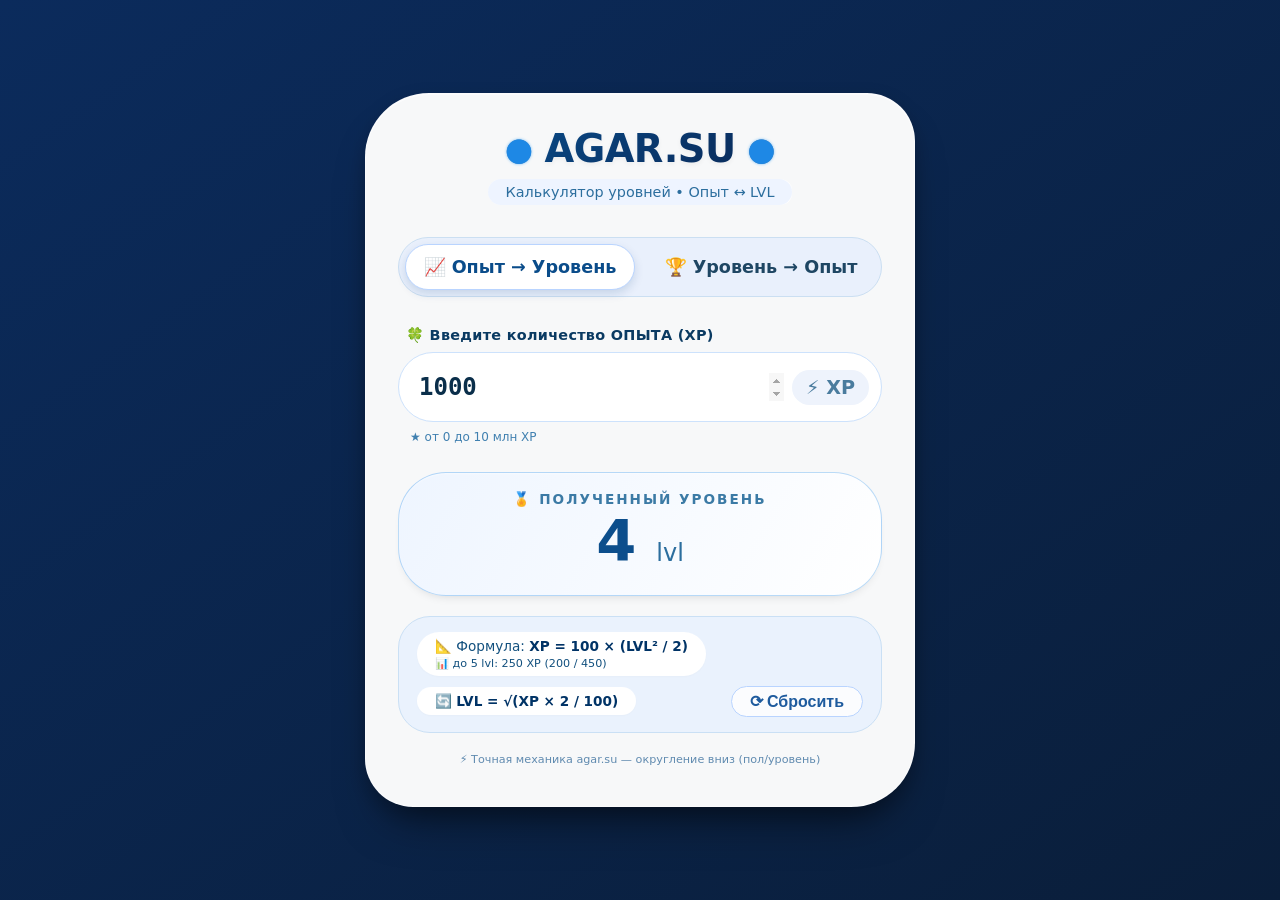
<file: calculator/index.html>
<!DOCTYPE html>
<html lang="ru">
<head>
    <meta charset="UTF-8">
    <meta name="viewport" content="width=device-width, initial-scale=1.0, user-scalable=no">
    
    <!-- SEO метатеги -->
    <title>Agar.su Калькулятор уровней | Опыт → Уровень | Точный расчет LVL</title>
    <meta name="description" content="Калькулятор уровней для Agar.su. Мгновенный расчет: из опыта (XP) в уровень (LVL) и обратно по точной формуле игры. Бесплатно, удобно, красиво.">
    <meta name="keywords" content="agar.su, калькулятор уровней, опыт, уровень, xp to level, agar su lvl, агар су, расчет опыта">
    <meta name="author" content="Agar.su Tools">
    <meta name="robots" content="index, follow">
    <meta name="theme-color" content="#0a4c8a">
    
    <!-- Open Graph для соцсетей -->
    <meta property="og:title" content="Agar.su Калькулятор уровней | Опыт → Уровень">
    <meta property="og:description" content="Мгновенный перевод опыта (XP) в уровень (LVL) для Agar.su. Точная формула: XP = 100 × (LVL² / 2).">
    <meta property="og:type" content="website">
    <meta property="og:site_name" content="Agar.su Tools">
    <meta property="og:locale" content="ru_RU">
    
    <!-- Favicon (корень сайта) -->
    <link rel="icon" href="/icon.svg" type="image/svg+xml">
    <link rel="shortcut icon" href="/icon.svg" type="image/x-icon">
    <link rel="apple-touch-icon" href="/icon.svg">
    <style>
        * {
            margin: 0;
            padding: 0;
            box-sizing: border-box;
            user-select: none; /* легкая атмосфера, но не ломает ввод */
        }

        body {
            min-height: 100vh;
            background: linear-gradient(145deg, #0b2b5c 0%, #0a1e3a 100%);
            display: flex;
            justify-content: center;
            align-items: center;
            font-family: 'Segoe UI', 'Poppins', 'Inter', system-ui, -apple-system, 'Roboto', sans-serif;
            padding: 20px;
        }

        /* главная карточка */
        .card {
            background: rgba(255, 255, 255, 0.97);
            backdrop-filter: blur(2px);
            border-radius: 64px 48px 64px 48px;
            box-shadow: 0 30px 45px -20px rgba(0, 0, 0, 0.5), 0 8px 20px rgba(0, 0, 0, 0.2), inset 0 1px 0 rgba(255,255,255,0.6);
            max-width: 550px;
            width: 100%;
            padding: 2rem 2rem 2.5rem;
            transition: all 0.2s ease;
            border: 1px solid rgba(255,255,255,0.5);
        }

        /* шапка с капелькой agar стиля */
        .header {
            text-align: center;
            margin-bottom: 2rem;
            position: relative;
        }

        .header h1 {
            font-size: 2.4rem;
            font-weight: 800;
            background: linear-gradient(135deg, #0a4c8a, #0b2b5c);
            background-clip: text;
            -webkit-background-clip: text;
            color: transparent;
            letter-spacing: -0.5px;
            text-shadow: 0 2px 5px rgba(0,0,0,0.05);
            display: inline-flex;
            align-items: center;
            gap: 12px;
        }

        .header h1::before {
            content: "●";
            font-size: 2rem;
            color: #1e88e5;
            text-shadow: 0 0 3px #64b5f6;
            background: none;
            -webkit-background-clip: unset;
            background-clip: unset;
        }

        .header h1::after {
            content: "●";
            font-size: 2rem;
            color: #1e88e5;
            text-shadow: 0 0 3px #64b5f6;
        }

        .sub {
            color: #2c6e9e;
            font-weight: 500;
            margin-top: 8px;
            font-size: 0.9rem;
            background: #eef4ff;
            display: inline-block;
            padding: 5px 18px;
            border-radius: 40px;
            backdrop-filter: blur(2px);
        }

        /* переключатель режимов */
        .mode-switch {
            display: flex;
            gap: 12px;
            background: #e9f0fc;
            padding: 6px;
            border-radius: 60px;
            margin-bottom: 30px;
            border: 1px solid #cbdff2;
        }

        .mode-btn {
            flex: 1;
            text-align: center;
            padding: 12px 0;
            border-radius: 50px;
            font-weight: 700;
            font-size: 1.1rem;
            cursor: pointer;
            transition: 0.2s;
            background: transparent;
            color: #1e4663;
            border: none;
            font-family: inherit;
        }

        .mode-btn.active {
            background: white;
            color: #0a4c8a;
            box-shadow: 0 4px 10px rgba(0, 60, 120, 0.15);
            border: 1px solid #b9d4ff;
        }

        /* поля ввода */
        .input-group {
            margin-bottom: 28px;
            position: relative;
        }

        .input-group label {
            display: block;
            font-weight: 600;
            margin-bottom: 8px;
            color: #0a3a62;
            font-size: 0.9rem;
            letter-spacing: 0.3px;
            padding-left: 8px;
        }

        .input-wrapper {
            display: flex;
            align-items: center;
            background: #f2f8ff;
            border-radius: 60px;
            border: 1.5px solid #cde2fc;
            transition: 0.2s;
            padding: 4px 12px 4px 20px;
            background: white;
        }

        .input-wrapper:focus-within {
            border-color: #1e88e5;
            box-shadow: 0 0 0 4px rgba(30, 136, 229, 0.2);
        }

        .input-wrapper input {
            flex: 1;
            border: none;
            background: transparent;
            padding: 16px 8px 16px 0;
            font-size: 1.5rem;
            font-weight: 600;
            color: #0a2e4a;
            outline: none;
            width: 100%;
            font-family: monospace;
        }

        .input-wrapper input[type="number"] {
            -moz-appearance: textfield;
        }

        .input-wrapper input[type="number"]::-webkit-inner-spin-button,
        .input-wrapper input[type="number"]::-webkit-outer-spin-button {
            opacity: 0.5;
        }

        .suffix {
            font-weight: 700;
            color: #4a7c9e;
            font-size: 1.2rem;
            background: #eef3fc;
            padding: 6px 14px;
            border-radius: 40px;
        }

        /* результат */
        .result {
            background: linear-gradient(120deg, #eef5ff, #ffffff);
            border-radius: 48px;
            padding: 18px 22px;
            margin: 25px 0 20px;
            text-align: center;
            border: 1px solid rgba(30, 136, 229, 0.3);
            box-shadow: inset 0 1px 2px #ffffff80, 0 6px 12px -8px rgba(0,0,0,0.2);
        }

        .result-label {
            font-size: 0.85rem;
            text-transform: uppercase;
            letter-spacing: 2px;
            font-weight: 600;
            color: #3b7aa5;
        }

        .result-value {
            font-size: 3.6rem;
            font-weight: 800;
            line-height: 1.2;
            color: #0c4e8c;
            word-break: break-word;
        }

        .result-value span {
            font-size: 1.6rem;
            font-weight: 500;
            color: #2c6e9e;
        }

        /* доп. инфо */
        .info-panel {
            background: #eaf2fd;
            border-radius: 32px;
            padding: 15px 18px;
            margin-top: 18px;
            display: flex;
            justify-content: space-between;
            align-items: center;
            flex-wrap: wrap;
            gap: 10px;
            font-size: 0.85rem;
            border: 1px solid #cae0f5;
        }

        .info-item {
            background: white;
            border-radius: 40px;
            padding: 6px 18px;
            font-weight: 500;
            color: #12507e;
            box-shadow: 0 1px 2px rgba(0,0,0,0.02);
        }

        .info-item strong {
            color: #003366;
        }

        button.reset-btn {
            background: none;
            border: none;
            cursor: pointer;
            font-size: 1rem;
            background: #ffffffcc;
            border-radius: 40px;
            padding: 5px 18px;
            font-weight: 600;
            color: #1e5b9e;
            transition: 0.1s;
            border: 1px solid #b9d4ff;
        }

        button.reset-btn:hover {
            background: white;
            box-shadow: 0 2px 6px rgba(0,0,0,0.05);
        }

        /* маленькие адаптивы */
        @media (max-width: 480px) {
            .card {
                padding: 1.5rem;
            }
            .result-value {
                font-size: 2.8rem;
            }
            .input-wrapper input {
                font-size: 1.2rem;
                padding: 12px 4px 12px 0;
            }
            .suffix {
                font-size: 1rem;
            }
        }

        /* кнопка "как в agar.su" */
        .footer-note {
            text-align: center;
            margin-top: 20px;
            font-size: 0.7rem;
            color: #608bb0;
        }
    </style>
</head>
<body>
<div class="card">
    <div class="header">
        <h1>AGAR.SU</h1>
        <div class="sub">Калькулятор уровней • Опыт ↔ LVL</div>
    </div>

    <div class="mode-switch" id="modeSwitch">
        <button class="mode-btn active" data-mode="xpToLevel">📈 Опыт → Уровень</button>
        <button class="mode-btn" data-mode="levelToXp">🏆 Уровень → Опыт</button>
    </div>

    <!-- динамическая форма -->
    <div id="inputArea">
        <!-- будет подставлено через js, но на всякий случай базовая разметка -->
    </div>

    <div class="result" id="resultBlock">
        <div class="result-label" id="resultLabel">Текущий уровень</div>
        <div class="result-value" id="resultValue">—</div>
    </div>

    <div class="info-panel">
        <div class="info-item">📐 Формула: <strong>XP = 100 × (LVL² / 2)</strong></div>
        <div class="info-item">🔄 <strong>LVL = √(XP × 2 / 100)</strong></div>
        <button class="reset-btn" id="resetBtn">⟳ Сбросить</button>
    </div>
    <div class="footer-note">
        ⚡ Точная механика agar.su — округление вниз (пол/уровень)
    </div>
</div>

<script>
    (function() {
        // ----- математические функции (как в запросе)
        const getXpFromLevel = (level) => {
            if (level < 0) return 0;
            return Math.floor(100 * (Math.pow(level, 2) / 2));
        };

        const getLevelFromXp = (xp) => {
            if (xp < 0) return 0;
            // формула: ~~((xp / 100 * 2) ** 0.5)
            return Math.floor(Math.sqrt((xp / 100) * 2));
        };

        // DOM элементы
        const modeSwitch = document.getElementById('modeSwitch');
        const inputArea = document.getElementById('inputArea');
        const resultLabelEl = document.getElementById('resultLabel');
        const resultValueEl = document.getElementById('resultValue');
        const resetBtn = document.getElementById('resetBtn');

        let currentMode = 'xpToLevel'; // 'xpToLevel' или 'levelToXp'
        let inputValue = 1000;   // значение по умолчанию (1000 опыта для первого запуска)

        // ----- Вспомогательные рендеры
        function updateResult() {
            if (currentMode === 'xpToLevel') {
                const xp = Math.max(0, Math.floor(Number(inputValue)));
                const level = getLevelFromXp(xp);
                resultLabelEl.innerText = '🏅 ПОЛУЧЕННЫЙ УРОВЕНЬ';
                resultValueEl.innerHTML = `${level} <span style="font-size:1.5rem;"> lvl</span>`;
                // дополнительно показываем сколько опыта до следующего уровня
                const nextLevelXp = getXpFromLevel(level + 1);
                const currentLevelXp = getXpFromLevel(level);
                const needed = nextLevelXp - xp;
                const have = xp - currentLevelXp;
                if (level >= 0 && needed > 0) {
                    // добавим мини-прогресс в панель? но информативно обновим тултип? сделаем подсказку внизу
                    document.querySelector('.info-panel .info-item:first-child').innerHTML = `📐 Формула: <strong>XP = 100 × (LVL² / 2)</strong><br><span style="font-size:0.7rem;">📊 до ${level+1} lvl: ${needed} XP (${have} / ${nextLevelXp - currentLevelXp})</span>`;
                } else {
                    document.querySelector('.info-panel .info-item:first-child').innerHTML = `📐 Формула: <strong>XP = 100 × (LVL² / 2)</strong>`;
                }
            } 
            else { // levelToXp
                let level = Math.max(0, Math.floor(Number(inputValue)));
                const xp = getXpFromLevel(level);
                resultLabelEl.innerText = '✨ ТРЕБУЕТСЯ ОПЫТА';
                resultValueEl.innerHTML = `${xp.toLocaleString()} <span style="font-size:1.5rem;"> XP</span>`;
                // доп. информация о следующем уровне
                const nextXp = getXpFromLevel(level + 1);
                document.querySelector('.info-panel .info-item:first-child').innerHTML = `📐 Формула: <strong>XP = 100 × (LVL² / 2)</strong><br><span style="font-size:0.7rem;">⭐ след. lvl ${level+1} → ${nextXp.toLocaleString()} XP</span>`;
            }
        }

        // создать поле ввода в зависимости от режима
        function renderInputField() {
            const mode = currentMode;
            let html = '';
            if (mode === 'xpToLevel') {
                html = `
                    <div class="input-group">
                        <label>🍀 Введите количество ОПЫТА (XP)</label>
                        <div class="input-wrapper">
                            <input type="number" id="mainInput" value="${inputValue}" step="1" min="0" placeholder="например, 1000">
                            <div class="suffix">⚡ XP</div>
                        </div>
                        <div style="font-size:12px; margin-top:8px; margin-left:12px; color:#4080b0;">★ от 0 до 10 млн XP</div>
                    </div>
                `;
            } else {
                html = `
                    <div class="input-group">
                        <label>🎯 Введите УРОВЕНЬ (LVL)</label>
                        <div class="input-wrapper">
                            <input type="number" id="mainInput" value="${inputValue}" step="1" min="0" placeholder="например, 15">
                            <div class="suffix">🔷 уровень</div>
                        </div>
                        <div style="font-size:12px; margin-top:8px; margin-left:12px; color:#4080b0;">★ максимальный уровень ~ 4472 (20M XP)</div>
                    </div>
                `;
            }
            inputArea.innerHTML = html;
            
            // навесить обработчик на новое поле
            const inputEl = document.getElementById('mainInput');
            if (inputEl) {
                inputEl.addEventListener('input', function(e) {
                    let raw = e.target.value;
                    if (raw === '') raw = '0';
                    let num = parseInt(raw, 10);
                    if (isNaN(num)) num = 0;
                    if (num < 0) num = 0;
                    // ограничение на очень большие числа (чтоб не тормозило)
                    if (currentMode === 'xpToLevel' && num > 50000000) num = 50000000;
                    if (currentMode === 'levelToXp' && num > 10000) num = 10000;
                    inputValue = num;
                    e.target.value = num;
                    updateResult();
                });
                // синхронизируем отображение
                inputEl.value = inputValue;
            }
        }

        // переключение режимов + сброс значения на "нейтральное"
        function setMode(mode) {
            currentMode = mode;
            // при смене режима — меняем значение на логичный дефолт для удобства
            if (mode === 'xpToLevel') {
                if (typeof inputValue !== 'number' || inputValue < 0) inputValue = 1000;
                // если предыдущее значение было уровнем, преобразуем в эквивалент опыта для показа
                // но лучше оставить как 1000 (классика) или вычислить примерное
                // однако для юзерфрендли сделаем: если предыдущий режим был levelToXp и там был уровень l, то покажем XP того уровня?
                // но для чистоты оставим, что при первом переключении с уровня на опыт — покажем XP соответствующее последнему введённому уровню? 
                // Но ради логики: при переходе из level -> xp, мы возьмём inputValue как уровень, и переведём в XP для поля XP? 
                // правильнее: при смене режима преобразовывать inputValue согласно формуле, чтобы не терять смысл
                const previousValue = inputValue;
                // если раньше был уровень, конвертируем в XP
                if (window._prevModeWasLevel === true || currentMode === 'xpToLevel' && window._lastMode === 'levelToXp') {
                    // считаем, что previousValue — это уровень, конвертируем в XP
                    let newXp = getXpFromLevel(Math.floor(previousValue));
                    inputValue = Math.min(newXp, 50000000);
                } else {
                    // если всё же изначально или так, оставляем, но если значение слишком маленькое оставим 1000
                    if (inputValue === undefined || inputValue === 0 && previousValue === 0) inputValue = 1000;
                    else if (inputValue > 50000000) inputValue = 50000000;
                }
            } 
            else { // mode === 'levelToXp'
                const previousVal = inputValue;
                if (window._prevModeWasXp === true || (window._lastMode === 'xpToLevel')) {
                    // предыдущее значение было опытом, конвертируем в уровень
                    let newLevel = getLevelFromXp(Math.floor(previousVal));
                    inputValue = newLevel;
                } else {
                    if (inputValue === undefined || inputValue === 0 && previousVal === 0) inputValue = 15;
                    else if (inputValue > 10000) inputValue = 10000;
                }
            }
            // обновить флаги
            window._lastMode = currentMode;
            window._prevModeWasLevel = (currentMode === 'xpToLevel' ? false : true);
            window._prevModeWasXp = (currentMode === 'levelToXp' ? false : true);
            
            renderInputField();
            updateResult();
            updateActiveButton();
        }

        function updateActiveButton() {
            const btns = document.querySelectorAll('.mode-btn');
            btns.forEach(btn => {
                const modeVal = btn.getAttribute('data-mode');
                if ((modeVal === 'xpToLevel' && currentMode === 'xpToLevel') ||
                    (modeVal === 'levelToXp' && currentMode === 'levelToXp')) {
                    btn.classList.add('active');
                } else {
                    btn.classList.remove('active');
                }
            });
        }

        // сброс до дефолтных значений (1000 XP / либо 4 уровень)
        function resetToDefault() {
            if (currentMode === 'xpToLevel') {
                inputValue = 1000;
                const inputField = document.getElementById('mainInput');
                if (inputField) inputField.value = 1000;
                updateResult();
            } else {
                // уровень соответствующий 1000 XP - это 4 lvl
                inputValue = 4;
                const inputField = document.getElementById('mainInput');
                if (inputField) inputField.value = 4;
                updateResult();
            }
        }

        // инициализация обработчиков кнопок
        function initEventListeners() {
            const btns = document.querySelectorAll('.mode-btn');
            btns.forEach(btn => {
                btn.addEventListener('click', (e) => {
                    const mode = btn.getAttribute('data-mode');
                    if (mode === currentMode) return;
                    setMode(mode);
                });
            });
            resetBtn.addEventListener('click', () => {
                resetToDefault();
            });
        }

        // запуск
        function init() {
            // начальный режим xpToLevel, значение 1000 XP
            currentMode = 'xpToLevel';
            inputValue = 1000;
            window._lastMode = 'xpToLevel';
            window._prevModeWasXp = true;
            window._prevModeWasLevel = false;
            renderInputField();
            updateResult();
            initEventListeners();
            updateActiveButton();
        }

        init();
    })();
</script>
</body>
</html>
</file>
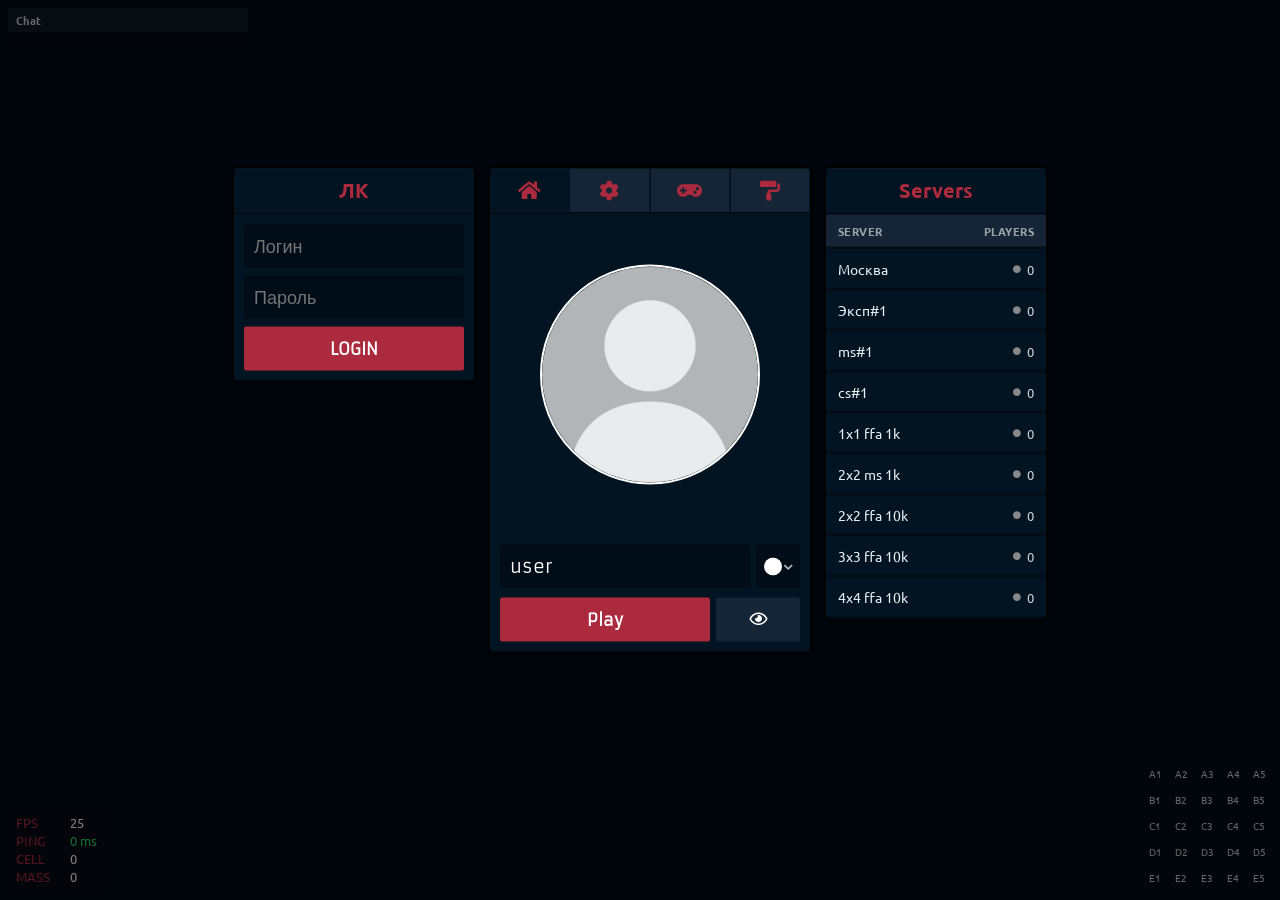
<file: cytos/index.html>
<!DOCTYPE html>
<html lang="ru">
  <head>
    <meta charset="UTF-8" />
    <meta name="viewport" content="width=device-width, initial-scale=1" />
    <meta name="description" content="cytos" />
    <title>cytos</title>
    <link rel="icon" href="/cytos/favicon.ico?v=20261109agar27" />
    <link rel="preconnect" href="https://fonts.googleapis.com" />
    <link rel="preconnect" href="https://fonts.gstatic.com" crossorigin />
    <link href="https://fonts.googleapis.com/css2?family=Roboto:wght@700&subset=cyrillic,cyrillic-ext,latin&display=swap" rel="stylesheet" />
    <link href="https://cdnjs.cloudflare.com/ajax/libs/font-awesome/5.15.4/css/all.min.css" rel="stylesheet" />
    <link rel="stylesheet" href="/cytos/fonts/fonts.css" />
    <style>
      html, body, #app, canvas { font-family: Ubuntu, "Segoe UI", Arial, sans-serif; }
    </style>
    <script type="module" crossorigin src="/cytos/assets/index-DJxvi8f7.js?v=20261109agar28"></script>
    <link rel="stylesheet" crossorigin href="/cytos/assets/index-B069zGoO.css?v=20261109agar27">
  </head>
  <body>
    <canvas id="view"></canvas>
    <div id="app"></div>
  </body>
</html>
</file>
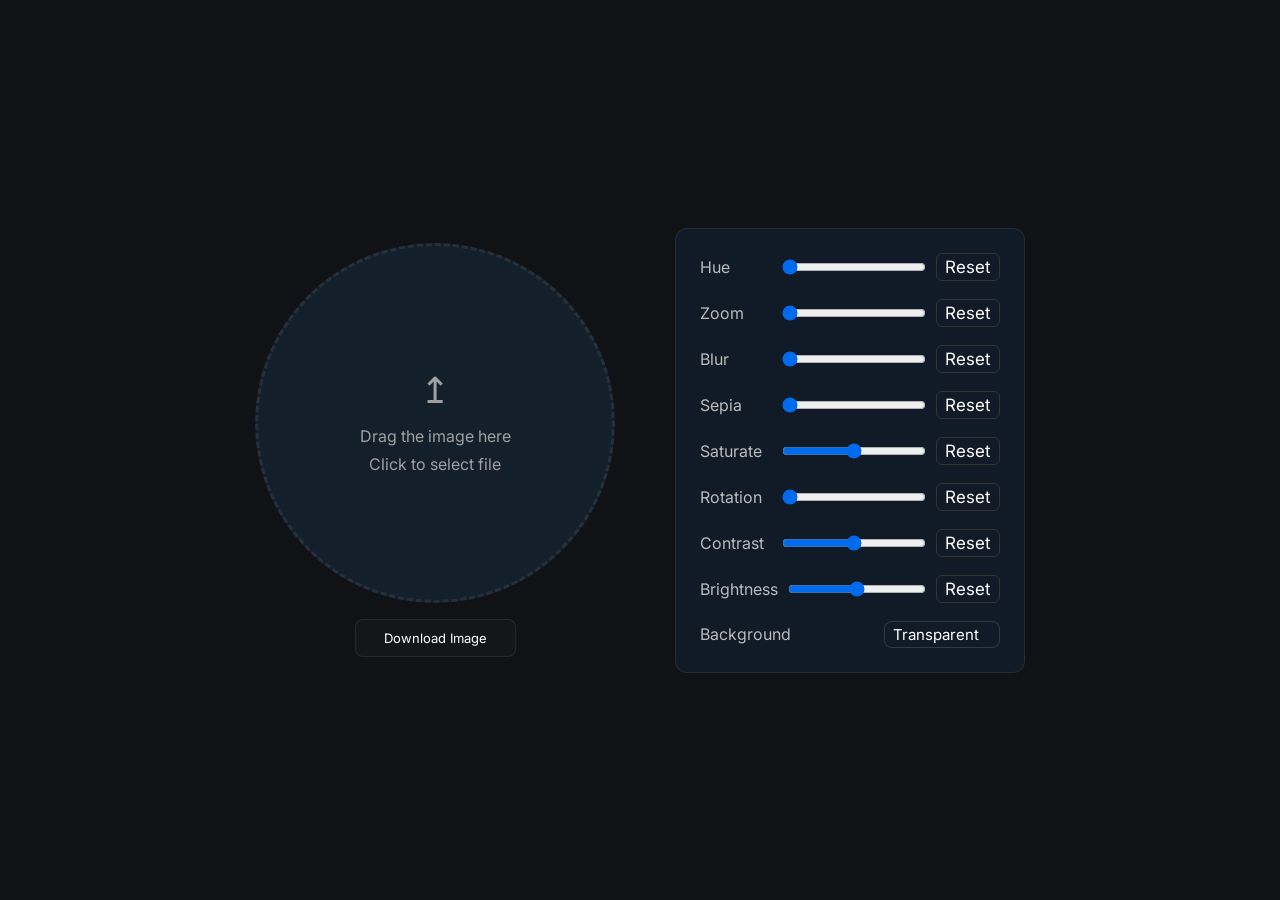
<file: edit/index.html>
<html lang="en"><head>
  <meta charset="UTF-8">
  <meta name="viewport" content="width=device-width, initial-scale=1.0">
  <title>Редактор Скинов | agar.su</title>
   <!-- Favicon и иконки для Apple устройств -->
    <link rel="apple-touch-icon" href="https://cdn.jsdelivr.net/gh/etoniko/agarsu/icon.svg/icon.svg">
    <link rel="icon" href="https://cdn.jsdelivr.net/gh/etoniko/agarsu/icon.svg" type="image/svg+xml">
  <link href="https://fonts.googleapis.com/css2?family=Inter:wght@400;600&amp;display=swap" rel="stylesheet">
      <!-- Open Graph для социальных сетей -->
    <meta property="og:title" content="Agar.su - Редактор Скинов!">
    <meta property="og:description" content="Редактируй себе красивый скин, отличайся от других!">
    <meta property="og:image" content="assets/photo/editphoto.png">
    <meta property="og:url" content="https://agar.su">
    <meta property="og:type" content="website">

    <!-- Twitter Cards -->
    <meta name="twitter:card" content="summary_large_image">
    <meta name="twitter:title" content="Agar.su - Редактор Скинов!">
    <meta name="twitter:description" content="Редактируй себе красивый скин, отличайся от других!">
    <meta name="twitter:image" content="assets/photo/editphoto.png">

  <style>
    :root {
      --bg: #111215;
      --panel: #111a27;
      --accent: #016bef;
      --text: #ffffff;
      --muted: #a0a0a0;
    }

    * {
      margin: 0;
      padding: 0;
      box-sizing: border-box;
      font-family: 'Inter', sans-serif;
    }

    body {
      background-color: var(--bg);
      color: var(--text);
	  display: flex;
    align-items: center;
    justify-content: center;
  overflow: hidden;
  position: fixed;
  width: 100%;
  height: 100%; 
    }

    header {
      background-color: var(--accent);
      padding: 14px 20px;
      text-align: center;
      font-weight: 600;
      font-size: 16px;
    }

    main {
      display: flex;
      justify-content: center;
	      align-items: center;
      padding: 40px 0px;
      gap: 60px;
      flex-wrap: wrap;
    }
.circle-wrapper {
  display: flex;
  flex-direction: column;
  align-items: center;
  gap: 16px; /* расстояние между кругом и кнопкой */
}
 .circle-box {
  width: 360px;
  height: 360px;
  border: 3px dashed #ffffff14;
  border-radius: 50%;
  background-color: #141f2c;
  display: flex;
  flex-direction: column;
  justify-content: center;
  align-items: center;
  color: var(--muted);
  cursor: pointer;
  transition: 0.2s;
  text-align: center;
}

.circle-box:hover {
  border-color: var(--accent);
  color: var(--text);
}

.circle-box p {
  margin: 4px 0;
  font-size: 16px;
}

.circle-box .icon {
  font-size: 36px;
  margin-bottom: 10px;
}

.download-btn {
  background: rgba(255,255,255,0.02);
  border: #ffffff14 solid 1px;
  color: white;
  padding: 10px 28px;
  border-radius: 8px;
  font-size: 13px;
  cursor: pointer;
  transition: 0.2s;
}

.download-btn:hover {
  background-color: var(--accent);
  color: white;
}

    .controls {
      background-color: var(--panel);
      padding: 24px;
      border-radius: 12px;
      width: 350px;
      display: flex;
      flex-direction: column;
      gap: 18px;
	  border: #ffffff14 solid 1px;
    }

    .control-row {
      display: flex;
      align-items: center;
      gap: 10px;
    }

    .control-row label {
      flex: 1;
      font-size: 16px;
      color: #bbbbbb;
    }

    .control-row input[type=range] {
      flex: 2;
      accent-color: var(--accent);
    }

    .control-row button {
      padding: 3px 8px;
      font-size: 17px;
      background: transparent;
      border: 1px solid #333;
      color: white;
      border-radius: 6px;
      cursor: pointer;
    }

    .control-row button:hover {
      color: var(--accent);
      border-color: var(--accent);
    }

    @media (max-width: 768px) {
      main {
        flex-direction: column;
        align-items: center;
        gap: 40px;
	   padding: 10px 0px;
      }

      .circle-box {
        width: 300px;
        height: 300px;
      }

      .controls {
    height: 200px;
    overflow: auto;
      }
	  
	    #bgType {
    font-size: 16px;
    padding: 12px 16px;
  }
    }
	/* Красивый стиль для select */
#bgType {
    appearance: none;
    -webkit-appearance: none;
    -moz-appearance: none;
    background-color: var(--panel);
    color: var(--text);
    border: 1px solid #ffffff22;
    padding: 3px 8px;
    border-radius: 8px;
    font-size: 15px;
    cursor: pointer;
    transition: all 0.2s ease;
    position: relative;
}
}

#bgType:hover {
  border-color: var(--accent);
  background-color: #1c2535;
}

#bgType:focus {
  outline: none;
  border-color: var(--accent);
  box-shadow: 0 0 8px var(--accent);
}

/* Стрелка для select */
#bgType::after {
  content: '';
  position: absolute;
  top: 50%;
  right: 14px;
  width: 8px;
  height: 8px;
  border-right: 2px solid var(--text);
  border-bottom: 2px solid var(--text);
  transform: translateY(-50%) rotate(45deg);
  pointer-events: none;
}

	/* Красивый стиль для color picker */
#bgColorPicker {
    -webkit-appearance: none;
    border: none;
    width: 36px;
    height: 36px;
    border-radius: 8px;
    cursor: pointer;
    padding: 0;
    background: none;
    vertical-align: middle;
    transition: transform 0.2s ease, box-shadow 0.2s ease;
    margin-left: 10px;
}

/* Для WebKit-браузеров (Chrome, Safari) */
#bgColorPicker::-webkit-color-swatch-wrapper {
  padding: 0;
  border-radius: 8px;
}

#bgColorPicker::-webkit-color-swatch {
  border: 2px solid #ffffff22;
  border-radius: 8px;
}

/* При наведении */
#bgColorPicker:hover {
  transform: scale(1.1);
  box-shadow: 0 0 6px var(--accent);
  border-radius: 8px;
}

/* Для Firefox */
#bgColorPicker::-moz-color-swatch {
  border: 2px solid #ffffff22;
  border-radius: 8px;
}

  </style>
</head>
<body>
<main>
    <div class="circle-wrapper">
        <div class="circle-box">
            <div class="icon">↥</div>
            <p>Drag the image here</p>
            <p>Click to select file</p>
        </div>
        <button class="download-btn">Download Image</button>
    </div>

    <div class="controls">
        <div class="control-row">
            <label aria-labelledby="Hue">Hue</label><input type="range" min="0" max="360" value="0" id="hue"><button>Reset</button>
        </div>
        <div class="control-row">
            <label aria-labelledby="Zoom">Zoom</label><input type="range" min="1" max="5" value="1" step="0.1" id="zoom"><button>Reset</button>
        </div>
        <div class="control-row">
            <label aria-labelledby="Blur">Blur</label><input type="range" min="0" max="10" value="0" id="blur"><button>Reset</button>
        </div>
        <div class="control-row">
            <label aria-labelledby="Sepia">Sepia</label><input type="range" min="0" max="100" value="0" id="sepia"><button>Reset</button>
        </div>
        <div class="control-row">
            <label aria-labelledby="Saturate">Saturate</label><input type="range" min="0" max="200" value="100" id="saturate"><button>Reset</button>
        </div>
        <div class="control-row">
            <label aria-labelledby="Rotation">Rotation</label><input type="range" min="0" max="360" value="0" id="rotation"><button>Reset</button>
        </div>
        <div class="control-row">
            <label aria-labelledby="Contrast">Contrast</label><input type="range" min="0" max="200" value="100" id="contrast"><button>Reset</button>
        </div>
        <div class="control-row">
            <label aria-labelledby="Brightness">Brightness</label><input type="range" min="0" max="200" value="100" id="brightness"><button>Reset</button>
        </div>
<div class="control-row">
    <label>Background</label>
    <select id="bgType">
        <option value="transparent">Transparent</option>
        <option value="color">Custom Color</option>
    </select>
    <input type="color" id="bgColorPicker" value="#ffffff" style="display:none; margin-left: 10px;">
</div>



    </div>
</main>

<script>
document.addEventListener('DOMContentLoaded', () => {
    const circleBox = document.querySelector('.circle-box');
    const downloadBtn = document.querySelector('.download-btn');
    const controls = document.querySelector('.controls');
	const bgTypeSelect = document.getElementById("bgType");
const bgColorPicker = document.getElementById("bgColorPicker");

bgTypeSelect.addEventListener("change", () => {
    if (bgTypeSelect.value === "color") {
        bgColorPicker.style.display = "inline-block";
    } else {
        bgColorPicker.style.display = "none";
    }
});

    let img = null;
    const canvasSize = 512;
    let canvas = null;
    let offsetX = 0, offsetY = 0;
    let isDragging = false;
    let startX, startY;
    let dragMoved = false;
    let imgLoaded = false;

    let minZoom = 1;

    const clamp = (value, min, max) => Math.max(min, Math.min(max, value));

    const handleImageUpload = (file) => {
        const reader = new FileReader();
        reader.onload = (event) => {
            img = new Image();
            img.onload = () => {
                // Рассчитываем минимальный зум, чтобы покрыть весь круг
                const scaleX = canvasSize / img.width;
                const scaleY = canvasSize / img.height;
                minZoom = Math.max(scaleX, scaleY);

                const zoomInput = document.getElementById('zoom');
circleBox.addEventListener('wheel', (e) => {
    if (!imgLoaded) return;
    e.preventDefault(); // чтобы страница не скроллилась

    const zoomInput = document.getElementById('zoom');
    let zoom = parseFloat(zoomInput.value);

    // Изменяем зум на шаг, например 0.05, с направлением по колесику
    const delta = -e.deltaY * 0.001; // обычно deltaY положительный при прокрутке вниз (уменьшить), отрицательный вверх (увеличить)
    zoom = clamp(zoom + delta, minZoom, 10); // ограничиваем сверху 10x (можно поменять)

    zoomInput.value = zoom;
    limitOffset(zoom);
    applyFilters();
});
                zoomInput.min = minZoom;
                zoomInput.value = minZoom;

                offsetX = 0;
                offsetY = 0;

                canvas = document.createElement('canvas');
                canvas.width = canvasSize;
                canvas.height = canvasSize;
                circleBox.innerHTML = '';
                circleBox.appendChild(canvas);
                canvas.style.borderRadius = "50%";
                canvas.style.maxWidth = "100%";
                canvas.style.maxHeight = "100%";

                imgLoaded = true;
                applyFilters();
            };
            img.src = event.target.result;
        };
        reader.readAsDataURL(file);
    };

    const limitOffset = (zoom) => {
        if (!img) return;
        const imgW = img.width * zoom;
        const imgH = img.height * zoom;
        const maxOffsetX = (imgW - canvasSize) / 2;
        const maxOffsetY = (imgH - canvasSize) / 2;

        offsetX = clamp(offsetX, -maxOffsetX, maxOffsetX);
        offsetY = clamp(offsetY, -maxOffsetY, maxOffsetY);
    };

    const startDrag = (e) => {
        if (!img) return;
        isDragging = true;
        dragMoved = false;
        startX = e.clientX || e.touches?.[0]?.clientX;
        startY = e.clientY || e.touches?.[0]?.clientY;
    };
    const onDrag = (e) => {
        if (!isDragging) return;
        const x = e.clientX || e.touches?.[0]?.clientX;
        const y = e.clientY || e.touches?.[0]?.clientY;

        if (Math.abs(x - startX) > 2 || Math.abs(y - startY) > 2) {
            dragMoved = true;
        }

        offsetX += (x - startX);
        offsetY += (y - startY);
        startX = x;
        startY = y;
        const zoom = parseFloat(document.getElementById('zoom').value);
        limitOffset(zoom);
        applyFilters();
    };
    const stopDrag = () => { isDragging = false; };

    circleBox.addEventListener('mousedown', startDrag);
    circleBox.addEventListener('touchstart', startDrag);
    window.addEventListener('mousemove', onDrag);
    window.addEventListener('touchmove', onDrag);
    window.addEventListener('mouseup', stopDrag);
    window.addEventListener('touchend', stopDrag);

    circleBox.addEventListener('click', () => {
        if (imgLoaded || dragMoved) return;
        const input = document.createElement('input');
        input.type = 'file';
        input.accept = 'image/*';
        input.onchange = e => {
            const file = e.target.files[0];
            if (file && file.type.startsWith('image/')) {
                handleImageUpload(file);
            }
        };
        input.click();
    });

    const applyFilters = () => {
        if (!img || !canvas) return;
        const ctx = canvas.getContext('2d');
        ctx.clearRect(0, 0, canvasSize, canvasSize);

        const hue = document.getElementById('hue').value;
        const zoom = parseFloat(document.getElementById('zoom').value);
        const blur = document.getElementById('blur').value;
        const sepia = document.getElementById('sepia').value;
        const saturate = document.getElementById('saturate').value;
        const rotation = document.getElementById('rotation').value;
        const contrast = document.getElementById('contrast').value;
        const brightness = document.getElementById('brightness').value;

        ctx.save();
        ctx.translate(canvasSize / 2, canvasSize / 2);
        ctx.rotate(rotation * Math.PI / 180);
        ctx.translate(-canvasSize / 2, -canvasSize / 2);

        ctx.beginPath();
        ctx.arc(canvasSize / 2, canvasSize / 2, canvasSize / 2, 0, Math.PI * 2);
        ctx.closePath();
        ctx.clip();

        const drawWidth = img.width * zoom;
        const drawHeight = img.height * zoom;
        const drawX = (canvasSize - drawWidth) / 2 + offsetX;
        const drawY = (canvasSize - drawHeight) / 2 + offsetY;
		const bgType = document.getElementById('bgType').value;
const bgColor = document.getElementById('bgColorPicker').value;

if (bgType === "color") {
    ctx.fillStyle = bgColor;
    ctx.fillRect(0, 0, canvasSize, canvasSize);
}

        ctx.drawImage(img, drawX, drawY, drawWidth, drawHeight);

        ctx.restore();

        canvas.style.filter =
            `hue-rotate(${hue}deg) blur(${blur}px) sepia(${sepia}%) saturate(${saturate}%) contrast(${contrast}%) brightness(${brightness}%)`;
    };

    controls.addEventListener('input', (e) => {
        if (e.target.id === 'zoom') {
            const zoom = parseFloat(e.target.value);
            limitOffset(zoom);
        }
        applyFilters();
    });
    controls.addEventListener('click', (e) => {
        if (e.target.tagName === 'BUTTON') {
            const input = e.target.parentNode.querySelector('input[type="range"]');
            if (!input) return;
            if (input.id === 'zoom') input.value = minZoom;
            else input.value = input.defaultValue;
            applyFilters();
        }
    });

    circleBox.addEventListener('dragover', e => { e.preventDefault(); circleBox.classList.add('dragover'); });
    circleBox.addEventListener('dragleave', () => circleBox.classList.remove('dragover'));
    circleBox.addEventListener('drop', (e) => {
        e.preventDefault();
        circleBox.classList.remove('dragover');
        const file = e.dataTransfer.files[0];
        if (file && file.type.startsWith('image/')) handleImageUpload(file);
        else alert('Please upload an image file.');
    });

    downloadBtn.addEventListener('click', () => {
        if (!img || !canvas) return alert('Please upload an image first.');
        const tempCanvas = document.createElement('canvas');
        tempCanvas.width = canvasSize;
        tempCanvas.height = canvasSize;
        const ctx = tempCanvas.getContext('2d');

        const hue = document.getElementById('hue').value;
        const zoom = parseFloat(document.getElementById('zoom').value);
        const blur = document.getElementById('blur').value;
        const sepia = document.getElementById('sepia').value;
        const saturate = document.getElementById('saturate').value;
        const rotation = document.getElementById('rotation').value;
        const contrast = document.getElementById('contrast').value;
        const brightness = document.getElementById('brightness').value;
		const bgType = document.getElementById('bgType').value;
const bgColor = document.getElementById('bgColorPicker').value;

if (bgType === "color") {
    ctx.fillStyle = bgColor;
    ctx.fillRect(0, 0, canvasSize, canvasSize);
}

        ctx.filter =
            `hue-rotate(${hue}deg) blur(${blur}px) sepia(${sepia}%) saturate(${saturate}%) contrast(${contrast}%) brightness(${brightness}%)`;

		if (bgType === "color") {
    ctx.fillStyle = bgColor;
    ctx.fillRect(0, 0, canvasSize, canvasSize);
}

        ctx.save();
        ctx.translate(canvasSize / 2, canvasSize / 2);
        ctx.rotate(rotation * Math.PI / 180);
        ctx.translate(-canvasSize / 2, -canvasSize / 2);

        ctx.beginPath();
        ctx.arc(canvasSize / 2, canvasSize / 2, canvasSize / 2, 0, Math.PI * 2);
        ctx.closePath();
        ctx.clip();

        const drawWidth = img.width * zoom;
        const drawHeight = img.height * zoom;
        const drawX = (canvasSize - drawWidth) / 2 + offsetX;
        const drawY = (canvasSize - drawHeight) / 2 + offsetY;

        ctx.drawImage(img, drawX, drawY, drawWidth, drawHeight);
        ctx.restore();

        const a = document.createElement('a');
        a.href = tempCanvas.toDataURL('image/png');
        a.download = Math.floor(Math.random() * 1e8) + '.png';
        document.body.appendChild(a);
        a.click();
        document.body.removeChild(a);
    });
});
</script>



</body></html>
</file>
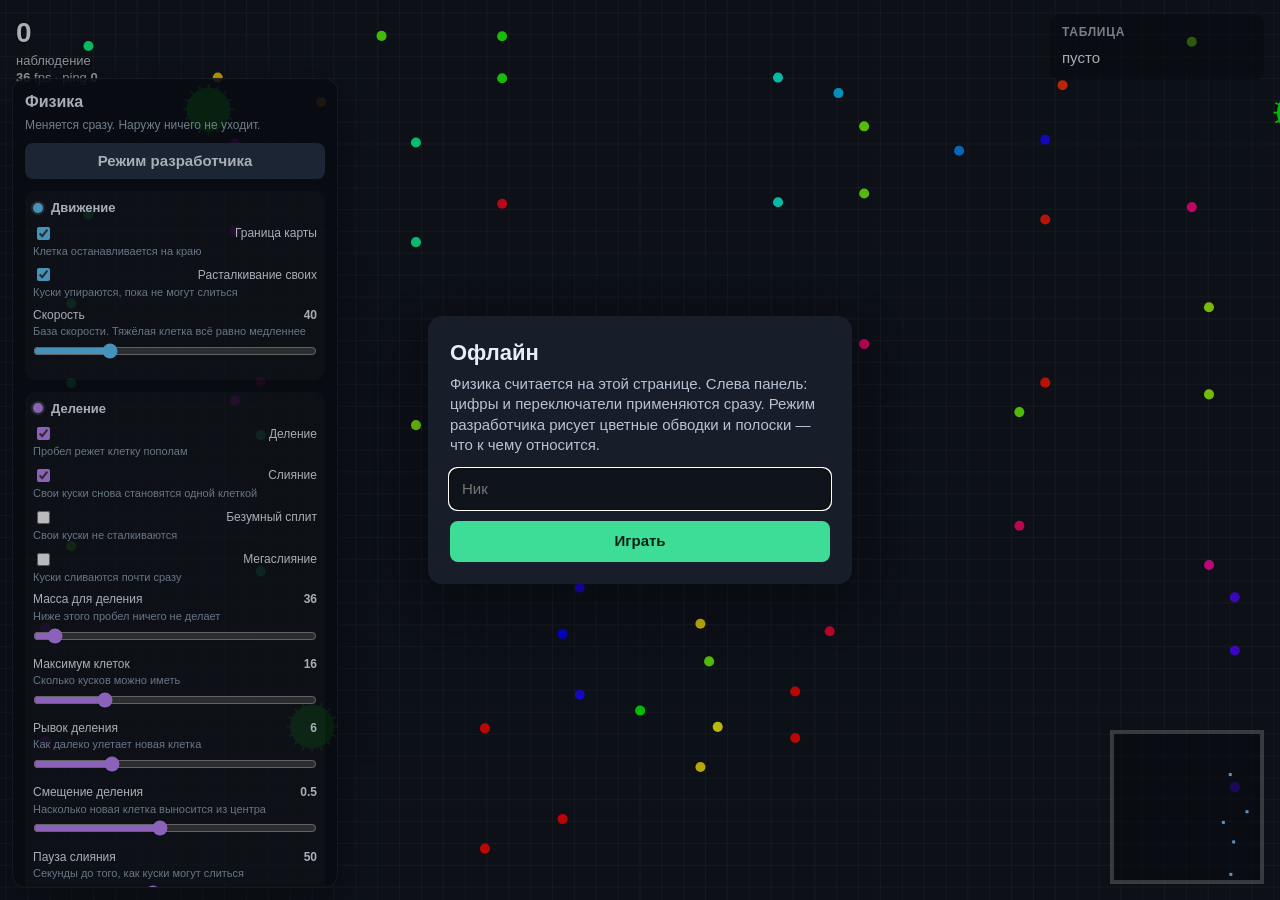
<file: offline/index.html>
<!DOCTYPE html>
<html lang="ru">
<head>
<meta charset="utf-8">
<meta name="viewport" content="width=device-width, initial-scale=1">
<title>Офлайн</title>
<style>
  html, body { margin: 0; height: 100%; background: #10141c; color: #e8eef7; overflow: hidden; font: 15px/1.35 "Segoe UI", sans-serif; }
  canvas { display: block; width: 100vw; height: 100vh; cursor: crosshair; touch-action: none; }
  .hud, .board, .legend { position: fixed; z-index: 2; pointer-events: none; }
  .hud { left: 16px; top: 14px; text-shadow: 0 1px 2px #000; }
  .hud b { font-size: 28px; font-weight: 700; }
  .hud span { display: block; opacity: .85; font-size: 13px; }
  .hud .net b { font-size: 13px; font-weight: 700; }
  .board { right: 16px; top: 14px; min-width: 190px; background: rgba(8, 10, 16, .55); border-radius: 10px; padding: 10px 12px; }
  .board h2 { margin: 0 0 6px; font-size: 12px; font-weight: 700; letter-spacing: .06em; text-transform: uppercase; opacity: .7; }
  .board #lb > div { display: flex; justify-content: space-between; gap: 16px; padding: 2px 0; }
  .board .me { color: #ffd56a; }
  .panel { position: fixed; z-index: 4; left: 12px; top: 78px; bottom: 12px; width: min(300px, calc(100vw - 280px)); overflow: auto; background: rgba(10, 13, 20, .88); border: 1px solid rgba(255,255,255,.08); border-radius: 14px; padding: 12px; box-shadow: 0 12px 40px rgba(0,0,0,.35); }
  .panel h2 { margin: 0 0 4px; font-size: 16px; }
  .panel .sub { margin: 0 0 10px; color: #9aabbf; font-size: 12px; }
  .devbtn { width: 100%; border: 0; border-radius: 8px; padding: 8px 10px; font: inherit; font-weight: 700; cursor: pointer; background: #243044; color: #e8eef7; }
  .devbtn.on { background: #ffd56a; color: #2a2208; }
  .group { margin-top: 12px; border-radius: 10px; padding: 8px; background: rgba(255,255,255,.03); }
  .group h3 { margin: 0 0 6px; font-size: 13px; display: flex; align-items: center; gap: 8px; }
  .swatch { width: 10px; height: 10px; border-radius: 50%; display: inline-block; box-shadow: 0 0 0 2px rgba(255,255,255,.15); }
  .row { margin: 7px 0; }
  .row label { display: flex; justify-content: space-between; gap: 8px; font-size: 12px; }
  .row .hint { display: block; color: #8ea0b5; font-size: 11px; margin-top: 1px; }
  .row input[type="range"] { width: 100%; margin: 4px 0 0; accent-color: var(--c, #8ab4ff); }
  .check { display: flex; align-items: center; gap: 8px; font-size: 13px; }
  .check input { accent-color: var(--c, #8ab4ff); }
  .reset { margin-top: 12px; width: 100%; border: 0; border-radius: 8px; padding: 8px 10px; font: inherit; cursor: pointer; background: #3ddc97; color: #062216; font-weight: 700; }
  .legend { left: 324px; right: 150px; bottom: 12px; z-index: 6; display: flex; flex-wrap: wrap; gap: 2px 12px; background: rgba(8, 10, 16, .78); border-radius: 10px; padding: 8px 10px; font-size: 11px; }
  .legend div { display: flex; align-items: center; gap: 6px; padding: 1px 0; }
  .legend i { width: 12px; height: 12px; border-radius: 50%; border: 2px solid currentColor; box-sizing: border-box; }
  .modal { position: fixed; inset: 0; z-index: 5; display: flex; align-items: center; justify-content: center; background: rgba(6, 8, 12, .28); pointer-events: none; }
  .modal .card { pointer-events: auto; }
  .card { width: min(380px, calc(100vw - 32px)); background: #171d29; border-radius: 14px; padding: 22px; box-shadow: 0 16px 50px rgba(0,0,0,.35); }
  .card h1 { margin: 0 0 6px; font-size: 22px; }
  .card p { margin: 0 0 14px; color: #b7c3d4; }
  .card input { width: 100%; box-sizing: border-box; border: 0; border-radius: 8px; padding: 10px 12px; font: inherit; background: #0e131c; color: inherit; }
  .card button { margin-top: 12px; width: 100%; border: 0; border-radius: 8px; padding: 10px 12px; font: inherit; font-weight: 700; background: #3ddc97; color: #062216; cursor: pointer; }
  .hidden { display: none; }
</style>
</head>
<body>
<canvas id="view"></canvas>
<div class="hud">
  <b id="mass">0</b>
  <span id="rank"></span>
  <span class="net"><b id="fps">0</b> fps · ping <b>0</b></span>
</div>
<div class="board"><h2>Таблица</h2><div id="lb"></div></div>
<aside class="panel" id="panel"></aside>
<div class="legend hidden" id="legend"></div>
<div class="modal" id="modal">
  <form class="card" id="play">
    <h1 id="title">Офлайн</h1>
    <p>Физика считается на этой странице. Слева панель: цифры и переключатели применяются сразу. Режим разработчика рисует цветные обводки и полоски — что к чему относится.</p>
    <input id="nick" maxlength="16" placeholder="Ник" autocomplete="off">
    <button type="submit">Играть</button>
  </form>
</div>
<script src="quad.js"></script>
<script src="physics.js"></script>
<script>
const GROUPS = [
  { title: 'Движение', color: '#5ec8ff', items: [
    { flag: 'border', label: 'Граница карты', hint: 'Клетка останавливается на краю' },
    { flag: 'selfPush', label: 'Расталкивание своих', hint: 'Куски упираются, пока не могут слиться' },
    { key: 'playerSpeed', label: 'Скорость', min: 5, max: 140, step: 1, hint: 'База скорости. Тяжёлая клетка всё равно медленнее' }
  ]},
  { title: 'Деление', color: '#c084fc', items: [
    { flag: 'split', label: 'Деление', hint: 'Пробел режет клетку пополам' },
    { flag: 'merge', label: 'Слияние', hint: 'Свои куски снова становятся одной клеткой' },
    { flag: 'crazySplit', label: 'Безумный сплит', hint: 'Свои куски не сталкиваются' },
    { flag: 'MegaSplit', label: 'Мегаслияние', hint: 'Куски сливаются почти сразу' },
    { key: 'playerMinMassSplit', label: 'Масса для деления', min: 16, max: 400, step: 1, hint: 'Ниже этого пробел ничего не делает' },
    { key: 'playerMaxCells', label: 'Максимум клеток', min: 1, max: 64, step: 1, hint: 'Сколько кусков можно иметь' },
    { key: 'playerSplitSpeedMultiplier', label: 'Рывок деления', min: 1, max: 20, step: 0.5, hint: 'Как далеко улетает новая клетка' },
    { key: 'playerSplitSizeMult', label: 'Смещение деления', min: 0.1, max: 1, step: 0.05, hint: 'Насколько новая клетка выносится из центра' },
    { key: 'playerRecombineTime', label: 'Пауза слияния', min: 0, max: 120, step: 1, hint: 'Секунды до того, как куски могут слиться' }
  ]},
  { title: 'Выброс', color: '#f0c14a', items: [
    { flag: 'eject', label: 'Выброс массы', hint: 'Клавиша W стреляет куском массы' },
    { flag: 'feedVirus', label: 'Кормление вируса', hint: 'Выброс, попавший в вирус, кормит его' },
    { flag: 'ejectSpawn', label: 'Спавн из выброса', hint: 'Иногда новая клетка появляется из выброшенной массы' },
    { key: 'playerMinMassEject', label: 'Масса для выброса', min: 16, max: 400, step: 1, hint: 'Ниже этого W не стреляет' },
    { key: 'ejectMass', label: 'Масса куска', min: 1, max: 80, step: 1, hint: 'Сколько массы в одном выстреле' },
    { key: 'ejectMassLoss', label: 'Потеря при выстреле', min: 1, max: 80, step: 1, hint: 'Сколько снимается с тебя' },
    { key: 'ejectSpeed', label: 'Скорость выброса', min: 20, max: 400, step: 5, hint: 'Как быстро летит кусок' },
    { key: 'ejectSpawnPlayer', label: 'Шанс спавна, %', min: 0, max: 100, step: 1, hint: 'Шанс появиться на месте выброса' }
  ]},
  { title: 'Еда', color: '#3ddc97', items: [
    { flag: 'food', label: 'Спавн еды', hint: 'Новая еда появляется, пока не заполнен лимит' },
    { flag: 'eatFood', label: 'Еда съедается', hint: 'Клетка забирает массу еды' },
    { flag: 'eatEject', label: 'Выброс съедается', hint: 'Чужой и свой выброс даёт массу' },
    { key: 'foodMass', label: 'Масса еды', min: 1, max: 40, step: 1, hint: 'Масса каждой новой точки' },
    { key: 'foodMaxAmount', label: 'Лимит еды', min: 0, max: 8000, step: 50, hint: 'Больше этого на карте не будет' },
    { key: 'foodSpawnAmount', label: 'Еды за раз', min: 0, max: 2000, step: 10, hint: 'Сколько точек добавляется за интервал' },
    { key: 'spawnInterval', label: 'Интервал еды', min: 1, max: 80, step: 1, hint: 'Раз в сколько тиков появляется еда' },
    { key: 'foodStartAmount', label: 'Еда при сборе', min: 0, max: 4000, step: 50, hint: 'Сколько еды кладётся кнопкой «Собрать карту»' }
  ]},
  { title: 'Вирусы', color: '#ff5d73', items: [
    { flag: 'virus', label: 'Спавн вирусов', hint: 'Карта добирает вирусы до минимума' },
    { flag: 'eatVirus', label: 'Вирус можно съесть', hint: 'Достаточно большая клетка поглощает вирус' },
    { flag: 'virusPop', label: 'Вирус взрывает', hint: 'Съеденный вирус раскидывает тебя на куски' },
    { key: 'virusMinAmount', label: 'Минимум вирусов', min: 0, max: 400, step: 1, hint: 'Сколько вирусов карта старается держать' },
    { key: 'virusMaxAmount', label: 'Максимум вирусов', min: 0, max: 600, step: 1, hint: 'Выше этого выброс проходит сквозь вирус' },
    { key: 'virusStartMass', label: 'Масса вируса', min: 20, max: 400, step: 5, hint: 'Размер нового и выстрелившего вируса' },
    { key: 'virusFeedAmount', label: 'Кормлений до выстрела', min: 1, max: 16, step: 1, hint: 'Сколько W нужно, чтобы вирус выстрелил' }
  ]},
  { title: 'Масса', color: '#ff9f43', items: [
    { flag: 'decay', label: 'Распад массы', hint: 'Большая клетка потихоньку худеет' },
    { flag: 'eatPlayers', label: 'Есть игроков', hint: 'Можно съесть чужую клетку, если ты заметно больше' },
    { key: 'playerStartMass', label: 'Стартовая масса', min: 5, max: 500, step: 1, hint: 'Масса в момент появления' },
    { key: 'playerMaxMass', label: 'Потолок массы', min: 100, max: 50000, step: 100, hint: 'Дальше масса не растёт' },
    { key: 'playerMassDecayRate', label: 'Скорость распада', min: 0, max: 0.02, step: 0.0001, hint: 'Доля массы, которую клетка теряет' },
    { key: 'playerMinMassDecay', label: 'Распад от массы', min: 0, max: 500, step: 1, hint: 'Легче этого клетка не худеет' }
  ]},
  { title: 'Карта', color: '#8ab4ff', items: [
    { key: 'mapWidth', label: 'Ширина карты', min: 2000, max: 60000, step: 500, hint: 'Мир по горизонтали' },
    { key: 'mapHeight', label: 'Высота карты', min: 2000, max: 60000, step: 500, hint: 'Мир по вертикали' },
    { key: 'serverViewBaseX', label: 'Обзор по X', min: 400, max: 4000, step: 20, hint: 'Насколько далеко видно в стороны' },
    { key: 'serverViewBaseY', label: 'Обзор по Y', min: 300, max: 3000, step: 20, hint: 'Насколько далеко видно вверх и вниз' },
    { key: 'serverTickMs', label: 'Тик, мс', min: 20, max: 100, step: 1, hint: 'Формулы скорости считались на 50 мс' }
  ]},
  { title: 'Боты', color: '#7ec8ff', items: [
    { flag: 'bots', label: 'Боты', hint: 'Пустые клетки с именами ходят по карте' },
    { key: 'serverBots', label: 'Число ботов', min: 0, max: 24, step: 1, hint: 'Сколько ботов держать на карте' }
  ]}
];

const LEGEND = [
  ['#ffd56a', 'твоя клетка'],
  ['#7ec8ff', 'чужая клетка'],
  ['#3ddc97', 'еда и радиус поедания'],
  ['#ff5d73', 'вирус и шкала кормления'],
  ['#f0c14a', 'выброшенная масса'],
  ['#5ec8ff', 'вектор скорости'],
  ['#c084fc', 'куски ещё не сливаются'],
  ['#ff9f43', 'полоска массы и распада']
];

const canvas = document.getElementById('view');
const ctx = canvas.getContext('2d');
const massEl = document.getElementById('mass');
const rankEl = document.getElementById('rank');
const fpsEl = document.getElementById('fps');
const lbEl = document.getElementById('lb');
const modal = document.getElementById('modal');
const title = document.getElementById('title');
const nickInput = document.getElementById('nick');
const panel = document.getElementById('panel');
const legendEl = document.getElementById('legend');
const game = OfflinePhysics.createGame();
game.boot();
game.start();

let alive = false;
let dev = false;
let lastCam = null;
let frames = 0;
let fpsMark = performance.now();
const mouseCss = { x: innerWidth / 2, y: innerHeight / 2 };

function resize() {
  const dpr = Math.min(window.devicePixelRatio || 1, 2);
  canvas.width = Math.max(1, Math.floor(innerWidth * dpr));
  canvas.height = Math.max(1, Math.floor(innerHeight * dpr));
}
addEventListener('resize', resize);
resize();

function buildPanel() {
  const head = document.createElement('div');
  head.innerHTML = '<h2>Физика</h2><p class="sub">Меняется сразу. Наружу ничего не уходит.</p>';
  const devBtn = document.createElement('button');
  devBtn.type = 'button';
  devBtn.className = 'devbtn';
  devBtn.textContent = 'Режим разработчика';
  devBtn.addEventListener('click', () => {
    dev = !dev;
    devBtn.classList.toggle('on', dev);
    devBtn.textContent = dev ? 'Режим разработчика включён' : 'Режим разработчика';
    legendEl.classList.toggle('hidden', !dev);
  });
  head.appendChild(devBtn);
  panel.appendChild(head);

  GROUPS.forEach((group) => {
    const box = document.createElement('section');
    box.className = 'group';
    box.style.setProperty('--c', group.color);
    const h = document.createElement('h3');
    h.innerHTML = '<i class="swatch" style="background:' + group.color + '"></i>' + group.title;
    box.appendChild(h);
    group.items.forEach((item) => {
      const row = document.createElement('div');
      row.className = 'row';
      if (item.flag) {
        const on = item.flag === 'crazySplit' || item.flag === 'MegaSplit'
          ? !!game.config[item.flag]
          : !!game.flags[item.flag];
        row.innerHTML = '<label class="check"><input type="checkbox"' + (on ? ' checked' : '') + '> ' + item.label + '</label><span class="hint">' + item.hint + '</span>';
        row.querySelector('input').addEventListener('change', (event) => {
          game.setFlag(item.flag, event.target.checked);
        });
      } else {
        const value = game.config[item.key];
        row.innerHTML = '<label><span>' + item.label + '</span><b>' + formatVal(value) + '</b></label><span class="hint">' + item.hint + '</span>';
        const slider = document.createElement('input');
        slider.type = 'range';
        slider.min = item.min;
        slider.max = item.max;
        slider.step = item.step;
        slider.value = value;
        const shown = row.querySelector('b');
        slider.addEventListener('input', () => {
          const next = Number(slider.value);
          shown.textContent = formatVal(next);
          game.setValue(item.key, next);
        });
        row.appendChild(slider);
      }
      box.appendChild(row);
    });
    panel.appendChild(box);
  });

  const reset = document.createElement('button');
  reset.type = 'button';
  reset.className = 'reset';
  reset.textContent = 'Собрать карту заново';
  reset.addEventListener('click', () => game.resetWorld());
  panel.appendChild(reset);

  legendEl.innerHTML = LEGEND.map((item) =>
    '<div style="color:' + item[0] + '"><i></i><span>' + item[1] + '</span></div>'
  ).join('');
}
function formatVal(value) {
  if (Math.abs(value) >= 100 || Number.isInteger(value)) return String(Math.round(value * 1000) / 1000);
  return String(Math.round(value * 10000) / 10000);
}
buildPanel();

function alpha() {
  const ms = Math.max(20, game.tickMs());
  let t = (performance.now() - game._simAt) / ms;
  if (t < 0) t = 0;
  if (t > 1) t = 1;
  return t;
}
function posOf(cell) {
  const a = alpha();
  const px = cell._px == null ? cell.position.x : cell._px;
  const py = cell._py == null ? cell.position.y : cell._py;
  const ps = cell._ps == null ? cell.size : cell._ps;
  return {
    x: px + (cell.position.x - px) * a,
    y: py + (cell.position.y - py) * a,
    s: Math.max(1, ps + (cell.size - ps) * a)
  };
}
function smoothCam() {
  const human = game.human;
  const sx = game.viewSx || game.config.serverViewBaseX;
  const sy = game.viewSy || game.config.serverViewBaseY;
  if (!human.cells.length) return { x: 0, y: 0, sx: sx, sy: sy };
  let x = 0;
  let y = 0;
  for (let i = 0; i < human.cells.length; i++) {
    const p = posOf(human.cells[i]);
    x += p.x;
    y += p.y;
  }
  return { x: x / human.cells.length, y: y / human.cells.length, sx: sx, sy: sy };
}
function scaleOf(cam) {
  return Math.min(canvas.width / Math.max(1, cam.sx * 2), canvas.height / Math.max(1, cam.sy * 2));
}
function pushMouse() {
  if (!lastCam) return;
  const dpr = canvas.width / Math.max(1, innerWidth);
  const scale = scaleOf(lastCam);
  const aim = {
    x: lastCam.x + (mouseCss.x * dpr - canvas.width / 2) / scale,
    y: lastCam.y + (mouseCss.y * dpr - canvas.height / 2) / scale
  };
  if (!game.human.mouse) game.human.mouse = { x: aim.x, y: aim.y };
  game.human.mouse.x = aim.x;
  game.human.mouse.y = aim.y;
}
canvas.addEventListener('pointermove', (event) => {
  mouseCss.x = event.clientX;
  mouseCss.y = event.clientY;
  pushMouse();
});
addEventListener('keydown', (event) => {
  const tag = event.target && event.target.tagName;
  if (tag === 'INPUT' || tag === 'TEXTAREA' || tag === 'BUTTON') return;
  if (event.code === 'Space') {
    event.preventDefault();
    if (!game.human.cells.length) { play(); return; }
    if (!event.repeat) game.input.splitArm = true;
    game.input.split = true;
  } else if (event.code === 'KeyW') {
    if (!event.repeat) game.input.ejectArm = true;
    game.input.eject = true;
  }
});
addEventListener('keyup', (event) => {
  if (event.code === 'Space') game.input.split = false;
  if (event.code === 'KeyW') game.input.eject = false;
});
addEventListener('blur', () => {
  game.input.split = false;
  game.input.eject = false;
});
function play() {
  game.spawn(game.human, nickInput.value);
  pushMouse();
}
document.getElementById('play').addEventListener('submit', (event) => {
  event.preventDefault();
  play();
});

function strokeRing(x, y, r, color, width) {
  ctx.beginPath();
  ctx.arc(x, y, r, 0, Math.PI * 2);
  ctx.lineWidth = width;
  ctx.strokeStyle = color;
  ctx.stroke();
}
function typeColor(cell, own) {
  if (own) return '#ffd56a';
  if (cell.cellType === 0) return '#7ec8ff';
  if (cell.cellType === 1) return '#3ddc97';
  if (cell.cellType === 2) return '#ff5d73';
  if (cell.cellType === 3) return '#f0c14a';
  return '#ffffff';
}
function drawBars(x, y) {
  const c = game.config;
  const human = game.human;
  let mass = 0;
  let wait = 0;
  for (let i = 0; i < human.cells.length; i++) {
    mass += human.cells[i].mass;
    if (human.cells[i].recombineTicks > wait) wait = human.cells[i].recombineTicks;
  }
  const speed = human.cells[0] ? human.cells[0].getSpeed() : 0;
  const mergeMax = Math.max(20, ((c.playerRecombineTime | 0) + 2) * 20);
  const rows = [
    [Math.sqrt(mass / Math.max(1, c.playerMaxMass)), '#ff9f43', 'масса ' + (mass | 0)],
    [Math.min(1, speed / Math.max(1, c.playerSpeed)), '#5ec8ff', 'скорость ' + speed.toFixed(1)],
    [Math.min(1, human.cells.length / Math.max(1, c.playerMaxCells)), '#c084fc', 'клетки ' + human.cells.length + '/' + (c.playerMaxCells | 0)],
    [Math.min(1, mass / Math.max(1, c.playerMinMassSplit)), '#c084fc', mass >= c.playerMinMassSplit ? 'деление можно' : 'деление нет'],
    [Math.min(1, mass / Math.max(1, c.playerMinMassEject)), '#f0c14a', mass >= c.playerMinMassEject ? 'выброс можно' : 'выброс нет'],
    [wait > 0 ? 1 - Math.min(1, wait / mergeMax) : 1, '#c084fc', wait > 0 ? 'слияние ждёт' : 'слияние можно'],
    [mass >= c.playerMinMassDecay && game.flags.decay ? 1 : 0, '#ff9f43', game.flags.decay ? 'распад' : 'распад выкл']
  ];
  const w = 74;
  const h = 7;
  let by = y - rows.length * 11;
  ctx.textAlign = 'left';
  ctx.textBaseline = 'middle';
  ctx.font = '11px Segoe UI, sans-serif';
  for (let i = 0; i < rows.length; i++) {
    ctx.fillStyle = 'rgba(0,0,0,.45)';
    ctx.fillRect(x, by, w, h);
    ctx.fillStyle = rows[i][1];
    ctx.fillRect(x, by, w * rows[i][0], h);
    ctx.fillStyle = '#fff';
    ctx.fillText(rows[i][2], x + w + 4, by + h / 2);
    by += 11;
  }
}

function draw() {
  requestAnimationFrame(draw);
  frames++;
  const now = performance.now();
  if (now - fpsMark >= 500) {
    fpsEl.textContent = String(Math.round(frames * 1000 / (now - fpsMark)));
    frames = 0;
    fpsMark = now;
  }
  const cam = smoothCam();
  lastCam = cam;
  pushMouse();
  const w = canvas.width;
  const h = canvas.height;
  const scale = scaleOf(cam);
  const originX = w / 2 - cam.x * scale;
  const originY = h / 2 - cam.y * scale;
  const toX = (x) => originX + x * scale;
  const toY = (y) => originY + y * scale;
  ctx.fillStyle = '#10141c';
  ctx.fillRect(0, 0, w, h);

  const step = 100;
  const left = cam.x - w / 2 / scale;
  const right = cam.x + w / 2 / scale;
  const top = cam.y - h / 2 / scale;
  const bottom = cam.y + h / 2 / scale;
  ctx.strokeStyle = 'rgba(255,255,255,.05)';
  ctx.lineWidth = 1;
  ctx.beginPath();
  for (let x = Math.floor(left / step) * step; x < right; x += step) {
    ctx.moveTo(toX(x), 0);
    ctx.lineTo(toX(x), h);
  }
  for (let y = Math.floor(top / step) * step; y < bottom; y += step) {
    ctx.moveTo(0, toY(y));
    ctx.lineTo(w, toY(y));
  }
  ctx.stroke();
  if (game.flags.border) {
    const border = game.border;
    ctx.strokeStyle = 'rgba(255,255,255,.35)';
    ctx.lineWidth = 4;
    ctx.strokeRect(toX(border.minx), toY(border.miny), border.width * scale, border.height * scale);
  }

  const cells = (game.viewCells || []).slice().sort((a, b) => a.cellType - b.cellType || a.size - b.size);
  let ownScreen = null;
  for (let i = 0; i < cells.length; i++) {
    const cell = cells[i];
    if (!cell || !cell.position) continue;
    const p = posOf(cell);
    const x = toX(p.x);
    const y = toY(p.y);
    const r = Math.max(1, p.s * scale);
    const own = cell.owner === game.human;
    ctx.beginPath();
    ctx.arc(x, y, r, 0, Math.PI * 2);
    ctx.fillStyle = 'rgb(' + (cell.color.r | 0) + ',' + (cell.color.g | 0) + ',' + (cell.color.b | 0) + ')';
    ctx.fill();
    if (cell.spiked) {
      ctx.save();
      ctx.translate(x, y);
      ctx.strokeStyle = dev ? '#ff5d73' : ctx.fillStyle;
      ctx.lineWidth = Math.max(1, r * 0.08);
      ctx.beginPath();
      for (let s = 0; s < 16; s++) {
        const a = (Math.PI * 2 * s) / 16;
        ctx.moveTo(Math.cos(a) * r * 0.92, Math.sin(a) * r * 0.92);
        ctx.lineTo(Math.cos(a) * r * 1.16, Math.sin(a) * r * 1.16);
      }
      ctx.stroke();
      ctx.restore();
    }
    if (dev) {
      strokeRing(x, y, r + 2, typeColor(cell, own), 2);
      if (own) strokeRing(x, y, r, '#3ddc97', 1);
      if (cell.cellType === 2) {
        const feed = Math.min(1, (cell.fed || 0) / Math.max(1, game.config.virusFeedAmount));
        ctx.fillStyle = 'rgba(0,0,0,.45)';
        ctx.fillRect(x - r, y + r + 3, r * 2, 4);
        ctx.fillStyle = '#ff5d73';
        ctx.fillRect(x - r, y + r + 3, r * 2 * feed, 4);
      }
      if (cell.cellType === 0 && cell.recombineTicks > 0) {
        ctx.beginPath();
        ctx.strokeStyle = '#c084fc';
        ctx.lineWidth = 2;
        ctx.arc(x, y, r + 5, -Math.PI / 2, -Math.PI / 2 + Math.min(1, cell.recombineTicks / 200) * Math.PI * 2);
        ctx.stroke();
      }
    } else if (own) {
      ctx.lineWidth = Math.max(2, r * 0.06);
      ctx.strokeStyle = 'rgba(255,255,255,.85)';
      ctx.stroke();
    }
    if (cell.cellType === 0 && r > 16) {
      ctx.fillStyle = '#fff';
      ctx.textAlign = 'center';
      ctx.textBaseline = 'middle';
      ctx.font = '700 ' + Math.max(12, r * 0.32) + 'px Segoe UI, sans-serif';
      const name = cell.getName();
      if (name) ctx.fillText(name, x, y - r * 0.12);
      ctx.font = '600 ' + Math.max(11, r * 0.22) + 'px Segoe UI, sans-serif';
      ctx.fillText(String(cell.mass | 0), x, y + (name ? r * 0.22 : 0));
    }
    if (own) ownScreen = { x: x, y: y, r: r, cell: cell };
  }
  if (dev && ownScreen) {
    const cell = ownScreen.cell;
    const speed = cell.getSpeed();
    const ang = Math.atan2(game.human.mouse.x - cell.position.x, game.human.mouse.y - cell.position.y);
    const len = Math.min(140, speed * scale * 3);
    ctx.beginPath();
    ctx.strokeStyle = '#5ec8ff';
    ctx.lineWidth = 2;
    ctx.moveTo(ownScreen.x, ownScreen.y);
    ctx.lineTo(ownScreen.x + Math.sin(ang) * len, ownScreen.y + Math.cos(ang) * len);
    ctx.stroke();
    drawBars(ownScreen.x + ownScreen.r + 8, ownScreen.y - ownScreen.r);
  }

  const border = game.border;
  const mw = 150;
  const mh = 150;
  const mx = w - mw - 18;
  const my = h - mh - 18;
  ctx.fillStyle = 'rgba(8,10,16,.55)';
  ctx.fillRect(mx, my, mw, mh);
  ctx.strokeStyle = 'rgba(255,255,255,.25)';
  ctx.strokeRect(mx, my, mw, mh);
  for (let i = 0; i < game.nodesPlayer.length; i++) {
    const blob = game.nodesPlayer[i];
    const p = posOf(blob);
    const px = mx + ((p.x - border.minx) / border.width) * mw;
    const py = my + ((p.y - border.miny) / border.height) * mh;
    const mine = blob.owner === game.human;
    ctx.fillStyle = mine ? '#ffd56a' : '#7ec8ff';
    ctx.fillRect(px, py, mine ? 4 : 3, mine ? 4 : 3);
  }
}

function paintHud() {
  let mass = 0;
  for (let i = 0; i < game.human.cells.length; i++) mass += game.human.cells[i].mass;
  const nowAlive = game.human.cells.length > 0;
  massEl.textContent = nowAlive ? String(mass | 0) : '0';
  rankEl.textContent = nowAlive && game.human.lbRank ? 'место ' + game.human.lbRank : (nowAlive ? '' : 'наблюдение');
  const rows = game.leaderboard || [];
  lbEl.innerHTML = rows.map((row) =>
    '<div class="' + (row === game.human ? 'me' : '') + '"><span>' + escapeHtml(row.name || 'клетка') + '</span><span>' + (row.getScore(false) | 0) + '</span></div>'
  ).join('') || '<div><span>пусто</span><span></span></div>';
  if (nowAlive && !alive) modal.classList.add('hidden');
  if (!nowAlive && alive) {
    title.textContent = 'Съели';
    modal.classList.remove('hidden');
  }
  alive = nowAlive;
}
function escapeHtml(value) {
  return String(value).replace(/[&<>"]/g, (ch) => ({ '&': '&amp;', '<': '&lt;', '>': '&gt;', '"': '&quot;' }[ch]));
}
setInterval(paintHud, 200);
paintHud();
nickInput.focus();
draw();
</script>
</body>
</html>
</file>
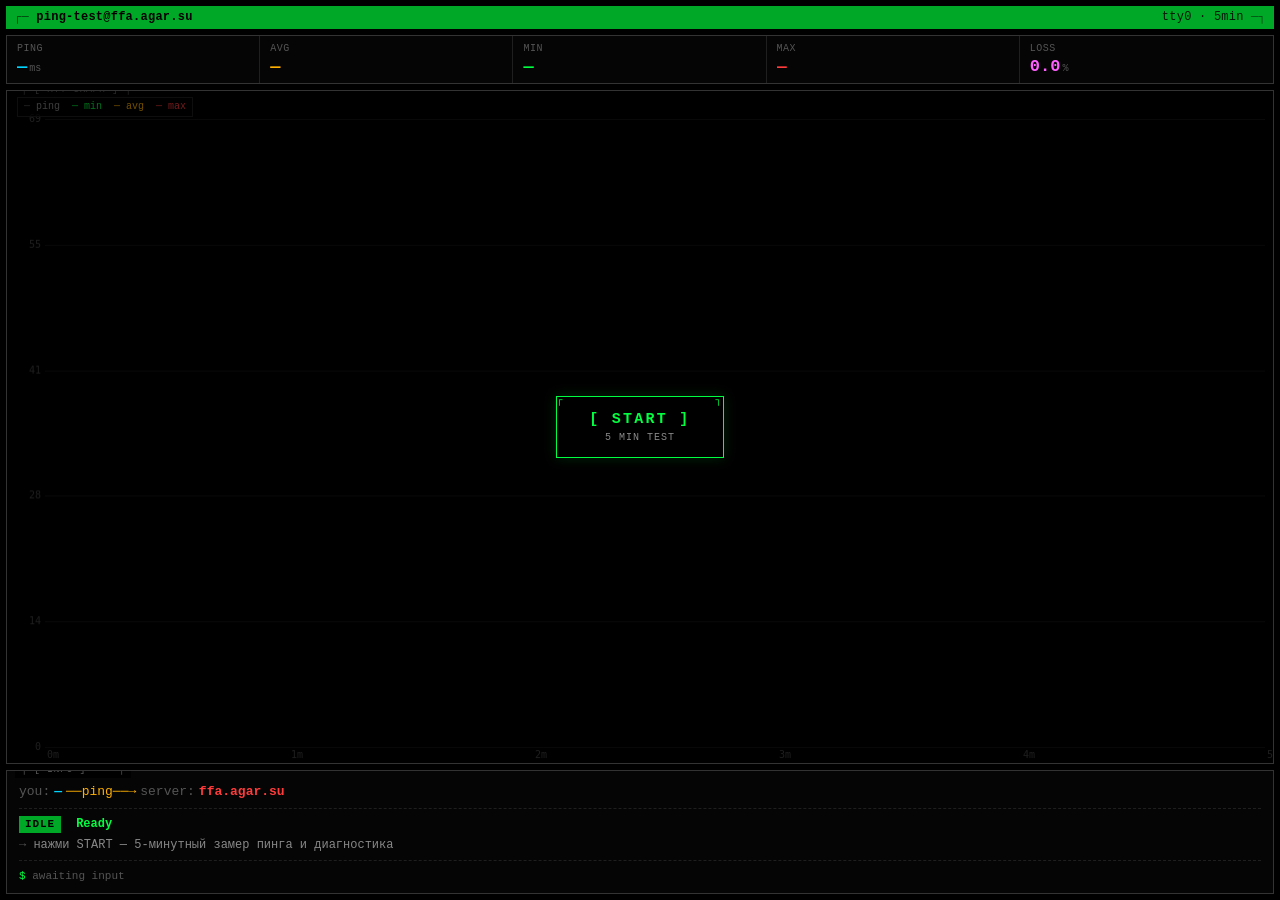
<file: ping-ffa-Moscow/index.html>
<!DOCTYPE html>
<html lang="ru">
<head>
<meta charset="UTF-8">
<meta name="viewport" content="width=device-width, initial-scale=1.0, maximum-scale=1.0, user-scalable=no">
<title>ping-test@ffa.agar.su</title>
<style>
  :root {
    --bg:      #000000;
    --bg-bar:  #0a0a0a;
    --bg-alt:  #050505;
    --fg:      #c8c8c8;
    --fg-dim:  #555555;
    --fg-mid:  #888888;
    --green:   #00ff41;
    --green-d: #00a828;
    --amber:   #ffb000;
    --red:     #ff3b3b;
    --cyan:    #00d4ff;
    --magenta: #ff5fff;
    --border:  #1f1f1f;
    --border2: #333333;
  }

  * { box-sizing: border-box; -webkit-tap-highlight-color: transparent; }

  html, body {
    margin: 0; padding: 0;
    background: var(--bg);
    color: var(--fg);
    font-family: 'JetBrains Mono', 'Fira Code', 'SF Mono', 'Consolas', 'Liberation Mono', monospace;
    font-size: 13px;
    line-height: 1.45;
    overflow: hidden;
    height: 100vh;
    height: 100dvh;
    font-variant-numeric: tabular-nums;
    -webkit-font-smoothing: antialiased;
  }

  #terminal {
    display: flex;
    flex-direction: column;
    height: 100vh;
    height: 100dvh;
    padding: 6px;
    gap: 6px;
  }

  /* ============ TITLE BAR ============ */
  #titlebar {
    background: var(--green-d);
    color: #000;
    padding: 3px 8px;
    display: flex;
    justify-content: space-between;
    align-items: center;
    font-weight: 700;
    font-size: 12px;
    letter-spacing: 0.02em;
    flex-shrink: 0;
  }
  #titlebar .left::before { content: '┌─ '; opacity: 0.6; }
  #titlebar .right::after { content: ' ─┐'; opacity: 0.6; }
  #titlebar .right { font-weight: 400; opacity: 0.85; }

  /* ============ HUD ============ */
  #hud {
    display: grid;
    grid-template-columns: repeat(5, 1fr);
    gap: 0;
    border: 1px solid var(--border2);
    background: var(--bg-alt);
    flex-shrink: 0;
  }
  .hud-cell {
    padding: 6px 10px;
    border-right: 1px solid var(--border);
    display: flex;
    flex-direction: column;
    gap: 1px;
    min-width: 0;
  }
  .hud-cell:last-child { border-right: none; }
  .hud-label {
    font-size: 10px;
    color: var(--fg-dim);
    text-transform: uppercase;
    letter-spacing: 0.05em;
  }
  .hud-val {
    font-size: 17px;
    font-weight: 700;
    line-height: 1.1;
    white-space: nowrap;
    overflow: hidden;
    text-overflow: ellipsis;
  }
  .hud-val .unit { font-size: 10px; color: var(--fg-dim); margin-left: 2px; font-weight: 400; }
  .v-blue   { color: var(--cyan); }
  .v-green  { color: var(--green); }
  .v-yellow { color: var(--amber); }
  .v-red    { color: var(--red); }
  .v-purple { color: var(--magenta); }

  /* ============ CHART ============ */
  #chart-wrap {
    flex: 1;
    position: relative;
    border: 1px solid var(--border2);
    background: #000;
    min-height: 0;
    overflow: hidden;
  }
  #chart-wrap::before {
    content: '┌─[ RTT GRAPH ]' attr(data-axis) '─┐';
    position: absolute;
    top: -8px;
    left: 8px;
    background: var(--bg);
    padding: 0 6px;
    font-size: 10px;
    color: var(--fg-dim);
    z-index: 2;
    letter-spacing: 0.05em;
  }
  canvas#chart {
    display: block;
    width: 100%;
    height: 100%;
  }

  #chart-meta {
    position: absolute;
    top: 6px;
    left: 10px;
    font-size: 10px;
    color: var(--fg-mid);
    display: flex;
    gap: 12px;
    pointer-events: none;
    z-index: 3;
    background: rgba(0,0,0,0.75);
    padding: 2px 6px;
    border: 1px solid var(--border);
  }
  #chart-meta .k { color: var(--fg-dim); }

  #countdown {
    position: absolute;
    top: 6px;
    right: 10px;
    font-size: 15px;
    font-weight: 700;
    color: var(--amber);
    z-index: 3;
    background: rgba(0,0,0,0.75);
    padding: 2px 8px;
    border: 1px solid var(--amber);
    letter-spacing: 0.05em;
  }

  /* ============ START BUTTON ============ */
  #startOverlay {
    position: absolute;
    inset: 0;
    display: flex;
    align-items: center;
    justify-content: center;
    z-index: 50;
    background: rgba(0,0,0,0.55);
    transition: opacity 0.3s;
    pointer-events: none;
  }
  #startOverlay.hidden { opacity: 0; pointer-events: none; }

  #startBtn {
    pointer-events: auto;
    background: #000;
    border: 1px solid var(--green);
    color: var(--green);
    font-family: inherit;
    font-size: 15px;
    font-weight: 700;
    padding: 14px 32px;
    cursor: pointer;
    letter-spacing: 0.15em;
    position: relative;
    text-transform: uppercase;
    outline: none;
    box-shadow: 0 0 0 1px #000 inset, 0 0 12px rgba(0,255,65,0.15);
    transition: none;
  }
  #startBtn::before {
    content: '┌';
    position: absolute;
    top: -1px;
    left: -1px;
    color: var(--green);
    font-size: 10px;
    line-height: 1;
  }
  #startBtn::after {
    content: '┐';
    position: absolute;
    top: -1px;
    right: -1px;
    color: var(--green);
    font-size: 10px;
    line-height: 1;
  }
  #startBtn:hover:not(:disabled) {
    background: var(--green);
    color: #000;
  }
  #startBtn:active:not(:disabled) {
    background: var(--green-d);
    color: #000;
  }
  #startBtn:disabled {
    border-color: var(--fg-dim);
    color: var(--fg-dim);
    cursor: not-allowed;
  }
  #startBtn .small {
    display: block;
    font-size: 10px;
    font-weight: 400;
    letter-spacing: 0.1em;
    margin-top: 4px;
    color: var(--fg-mid);
  }
  #startBtn:hover .small { color: #000; }

  /* ============ BOTTOM PANEL ============ */
  #bottom {
    border: 1px solid var(--border2);
    background: var(--bg-alt);
    padding: 8px 12px;
    display: flex;
    flex-direction: column;
    gap: 6px;
    max-height: 44vh;
    overflow-y: auto;
    flex-shrink: 0;
    position: relative;
  }
  #bottom::before {
    content: '┌─[ INFO ]─────┐';
    position: absolute;
    top: -8px;
    left: 8px;
    background: var(--bg);
    padding: 0 6px;
    font-size: 10px;
    color: var(--fg-dim);
    letter-spacing: 0.05em;
  }

  /* route */
  #route {
    font-size: 13px;
    color: var(--fg);
    display: flex;
    flex-wrap: wrap;
    align-items: center;
    gap: 4px;
    padding-top: 4px;
  }
  #route .lbl { color: var(--fg-dim); }
  #route .you  { color: var(--cyan); font-weight: 700; }
  #route .srv  { color: var(--red); font-weight: 700; }
  #route .arrow { color: var(--amber); }
  #route .ip { color: var(--fg); }

  /* verdict */
  #verdict {
    font-size: 12px;
    padding: 6px 0;
    border-top: 1px dashed var(--border);
    border-bottom: 1px dashed var(--border);
    line-height: 1.5;
  }
  #verdict .tag {
    display: inline-block;
    padding: 0 6px;
    margin-right: 8px;
    font-weight: 700;
    font-size: 11px;
    letter-spacing: 0.08em;
  }
  #verdict.ok   .tag { background: var(--green-d); color: #000; }
  #verdict.warn .tag { background: var(--amber);   color: #000; }
  #verdict.bad  .tag { background: var(--red);     color: #000; }
  #verdict .title { font-weight: 700; }
  #verdict.ok   .title { color: var(--green); }
  #verdict.warn .title { color: var(--amber); }
  #verdict.bad  .title { color: var(--red); }
  #verdict .detail {
    color: var(--fg-mid);
    display: block;
    margin-top: 3px;
    padding-left: 0;
  }
  #verdict .detail::before { content: '  → '; color: var(--fg-dim); }

  /* status */
  #status {
    font-size: 11px;
    color: var(--fg-dim);
    padding-top: 2px;
  }
  #status::before { content: '$ '; color: var(--green); }

  /* ============ TOOLTIP ============ */
  #chart-tooltip {
    position: absolute;
    background: #000;
    border: 1px solid var(--green-d);
    padding: 4px 8px;
    font-size: 11px;
    pointer-events: none;
    display: none;
    z-index: 20;
    white-space: nowrap;
    color: var(--fg);
    font-family: inherit;
  }
  #chart-tooltip .t-row {
    display: flex;
    justify-content: space-between;
    gap: 14px;
  }
  #chart-tooltip .t-label { color: var(--fg-dim); }

  /* ============ MOBILE ============ */
  @media (max-width: 640px) {
    html, body { font-size: 12px; }
    .hud-cell { padding: 5px 6px; }
    .hud-label { font-size: 9px; }
    .hud-val { font-size: 14px; }
    #startBtn { font-size: 13px; padding: 11px 22px; }
    #bottom { padding: 6px 8px; max-height: 48vh; }
    #route { font-size: 12px; }
    #verdict { font-size: 11px; }
    #chart-meta { font-size: 9px; gap: 8px; }
    #countdown { font-size: 13px; }
    #chart-wrap::before, #bottom::before { font-size: 9px; }
  }

  @media (max-width: 380px) {
    .hud-label { font-size: 8px; }
    .hud-val { font-size: 12px; }
    #titlebar { font-size: 11px; }
  }
</style>
</head>
<body>

<div id="terminal">

  <div id="titlebar">
    <span class="left">ping-test@ffa.agar.su</span>
    <span class="right">tty0 · 5min</span>
  </div>

  <div id="hud">
    <div class="hud-cell">
      <div class="hud-label">PING</div>
      <div class="hud-val v-blue"   id="curPing">—<span class="unit">ms</span></div>
    </div>
    <div class="hud-cell">
      <div class="hud-label">AVG</div>
      <div class="hud-val v-yellow" id="avgPing">—</div>
    </div>
    <div class="hud-cell">
      <div class="hud-label">MIN</div>
      <div class="hud-val v-green"  id="minPing">—</div>
    </div>
    <div class="hud-cell">
      <div class="hud-label">MAX</div>
      <div class="hud-val v-red"    id="maxPing">—</div>
    </div>
    <div class="hud-cell">
      <div class="hud-label">LOSS</div>
      <div class="hud-val v-purple" id="lossPct">0.0<span class="unit">%</span></div>
    </div>
  </div>

  <div id="chart-wrap" data-axis="">
    <canvas id="chart"></canvas>
    <div id="chart-meta">
      <span><span class="k">─</span> ping</span>
      <span style="color:var(--green)">─ min</span>
      <span style="color:var(--amber)">─ avg</span>
      <span style="color:var(--red)">─ max</span>
    </div>
    <div id="countdown" style="display:none">05:00</div>
    <div id="chart-tooltip"></div>
    <div id="startOverlay">
      <button id="startBtn">
        [ START ]
        <span class="small">5 MIN TEST</span>
      </button>
    </div>
  </div>

  <div id="bottom">
    <div id="route">
      <span class="lbl">you:</span>
      <span class="you" id="cliIp">—</span>
      <span class="arrow">──ping──→</span>
      <span class="lbl">server:</span>
      <span class="srv" id="srvIp">ffa.agar.su</span>
    </div>

    <div id="verdict" class="ok">
      <span class="tag">IDLE</span>
      <span class="title">Ready</span>
      <span class="detail">нажми START — 5-минутный замер пинга и диагностика</span>
    </div>

    <div id="status">awaiting input</div>
  </div>

</div>

<script>
(() => {
  const $ = (id) => document.getElementById(id);
  const canvas = $('chart');
  const ctx = canvas.getContext('2d');
  const tooltip = $('chart-tooltip');

  const elCur = $('curPing');
  const elAvg = $('avgPing');
  const elMin = $('minPing');
  const elMax = $('maxPing');
  const elLoss = $('lossPct');
  const elCountdown = $('countdown');
  const elStatus = $('status');
  const btnStart = $('startBtn');
  const startOverlay = $('startOverlay');
  const elSrvIp = $('srvIp');
  const elCliIp = $('cliIp');
  const verdict = $('verdict');
  const chartWrap = $('chart-wrap');

  const WS_URL = 'wss://ffa.agar.su:8443/';
  const TEST_DURATION = 5 * 60 * 1000;
  const PING_INTERVAL = 200;
  const MAX_POINTS = 1600;

  const COLORS = {
    ping: '#00d4ff',
    min:  '#00ff41',
    avg:  '#ffb000',
    max:  '#ff3b3b',
    loss: '#ff5fff',
    grid: '#141414',
    axis: '#222',
  };

  let ws = null;
  let running = false;
  let startTime = 0;
  let pingId = 0;
  let pendingPings = new Map();
  let dataPoints = [];
  let stats = { sent: 0, recv: 0, sum: 0, min: Infinity, max: 0, jitterSum: 0, jitterN: 0, lastRtt: null };
  let lastPing = null;
  let mouseX = null;

  // ===== WS =====
  function connectWS() {
    return new Promise((resolve, reject) => {
      ws = new WebSocket(WS_URL);
      ws.onopen = () => resolve(ws);
      ws.onerror = (e) => reject(e);
      ws.onclose = () => { elStatus.textContent = 'connection closed'; };
      ws.onmessage = (ev) => {
        try {
          const msg = JSON.parse(ev.data);
          if (msg.type === 'hello') {
            if (msg.server?.ip) elSrvIp.textContent = msg.server.ip;
            if (msg.client?.ip) elCliIp.textContent = msg.client.ip;
          } else if (msg.type === 'pong') {
            onPong(msg);
          }
        } catch (e) {}
      };
    });
  }

  // ===== HUD =====
  function fmt(v) {
    if (v === Infinity || v === null || v === undefined) return '—';
    return Math.round(v);
  }
  function setHud(el, value, unit) {
    el.innerHTML = '';
    el.appendChild(document.createTextNode(String(value)));
    if (unit) {
      const s = document.createElement('span');
      s.className = 'unit';
      s.textContent = unit;
      el.appendChild(s);
    }
  }
  function updateHud() {
    if (lastPing !== null) setHud(elCur, fmt(lastPing), 'ms');
    if (stats.recv > 0) {
      setHud(elAvg, fmt(stats.sum / stats.recv));
      setHud(elMin, fmt(stats.min));
      setHud(elMax, fmt(stats.max));
    }
    const loss = stats.sent > 0 ? (stats.sent - stats.recv) / stats.sent * 100 : 0;
    setHud(elLoss, loss.toFixed(1), '%');
  }

  // ===== Verdict =====
  function computeVerdict() {
    if (!running && stats.recv === 0) {
      setVerdict('ok', 'IDLE', 'Ready',
        'нажми START — 5-минутный замер пинга и диагностика');
      return;
    }

    const loss = stats.sent > 0 ? (stats.sent - stats.recv) / stats.sent * 100 : 0;
    const avg = stats.recv > 0 ? stats.sum / stats.recv : null;
    const jitter = stats.jitterN > 0 ? stats.jitterSum / stats.jitterN : 0;
    const max = stats.max;
    const min = stats.recv > 0 ? stats.min : null;

    if (loss >= 5) {
      setVerdict('bad', 'FAIL', 'Потери пакетов — проблема на линии',
        `теряется ${loss.toFixed(1)}% запросов · сеть между вами и сервером · Wi-Fi/провайдер/маршрут`);
      return;
    }
    if (loss >= 1) {
      setVerdict('warn', 'WARN', 'Небольшие потери',
        `${loss.toFixed(1)}% запросов не дошло · скорее Wi-Fi у пользователя`);
      return;
    }
    if (jitter > 40) {
      setVerdict('warn', 'WARN', 'Высокий джиттер — канал нестабилен',
        `пинг скачет на ±${jitter.toFixed(0)} мс · обычно Wi-Fi/роутер/загрузка канала у вас`);
      return;
    }
    if (jitter > 20) {
      setVerdict('warn', 'WARN', 'Умеренный джиттер',
        `колебания ±${jitter.toFixed(0)} мс · приемлемо, но 5GHz Wi-Fi или кабель лучше`);
      return;
    }
    if (avg !== null && avg > 150 && (max - min) < avg * 0.5) {
      setVerdict('warn', 'WARN', 'Высокий, но стабильный пинг',
        `avg ${avg.toFixed(0)} мс · физическое расстояние / долгий маршрут · не у вас и не у сервера`);
      return;
    }
    if (avg !== null && avg > 80) {
      setVerdict('warn', 'WARN', 'Повышенный пинг',
        `avg ${avg.toFixed(0)} мс · далеко от сервера или перегружен канал`);
      return;
    }
    if (min !== null && max > min * 3 && max > 100) {
      setVerdict('warn', 'WARN', 'Редкие пики',
        `обычно ${min.toFixed(0)} мс, всплески до ${max.toFixed(0)} мс · кратковременная нагрузка`);
      return;
    }

    setVerdict('ok', ' OK ', 'Соединение стабильное',
      `ping ${fmt(avg)} мс · потерь нет · джиттер ±${jitter.toFixed(0)} мс · всё в норме`);
  }

  function setVerdict(level, tag, title, detail) {
    verdict.className = level;
    verdict.innerHTML = `<span class="tag">${tag}</span><span class="title">${title}</span><span class="detail">${detail}</span>`;
  }

  // ===== Canvas =====
  function resize() {
    const dpr = window.devicePixelRatio || 1;
    const w = canvas.clientWidth;
    const h = canvas.clientHeight;
    canvas.width = w * dpr;
    canvas.height = h * dpr;
    ctx.setTransform(dpr, 0, 0, dpr, 0, 0);
    draw();
  }
  window.addEventListener('resize', resize);

  function draw() {
    const w = canvas.clientWidth;
    const h = canvas.clientHeight;
    if (w === 0 || h === 0) return;

    // фон
    ctx.fillStyle = '#000';
    ctx.fillRect(0, 0, w, h);

    const padL = 38, padR = 8, padT = 28, padB = 16;
    const plotW = w - padL - padR;
    const plotH = h - padT - padB;

    // y-scale
    let maxY = 60;
    for (const p of dataPoints) {
      if (p.ping != null && p.ping > maxY) maxY = p.ping;
      if (p.max  != null && p.max  > maxY) maxY = p.max;
    }
    maxY = Math.max(maxY * 1.15, 60);

    // ---- сетка + подписи ----
    ctx.strokeStyle = COLORS.grid;
    ctx.lineWidth = 1;
    ctx.fillStyle = '#444';
    ctx.font = '10px "JetBrains Mono", Consolas, monospace';
    ctx.textAlign = 'right';
    ctx.textBaseline = 'middle';

    const yTicks = 5;
    for (let i = 0; i <= yTicks; i++) {
      const v = maxY * (1 - i / yTicks);
      const y = Math.round(padT + (plotH / yTicks) * i) + 0.5;
      ctx.beginPath();
      ctx.moveTo(padL, y);
      ctx.lineTo(w - padR, y);
      ctx.stroke();
      ctx.fillText(v.toFixed(0), padL - 4, y);
    }

    // вертикальные пунктирные линии каждую минуту
    if (running || dataPoints.length > 1) {
      const elapsed = running
        ? Date.now() - startTime
        : (dataPoints[dataPoints.length - 1]?.t || 0);
      const totalMin = Math.max(1, Math.ceil(elapsed / 60000));
      ctx.setLineDash([2, 4]);
      for (let m = 1; m <= totalMin; m++) {
        const x = padL + (m * 60000 / TEST_DURATION) * plotW;
        if (x > w - padR) break;
        ctx.beginPath();
        ctx.moveTo(x, padT);
        ctx.lineTo(x, padT + plotH);
        ctx.stroke();
      }
      ctx.setLineDash([]);
    }

    // ось X — время
    ctx.textAlign = 'left';
    ctx.textBaseline = 'top';
    ctx.fillStyle = '#444';
    const marks = [0, 1, 2, 3, 4, 5];
    for (const m of marks) {
      const x = padL + (m / 5) * plotW;
      ctx.fillText(m + 'm', x + 2, padT + plotH + 3);
    }

    if (dataPoints.length < 2) return;

    // ---- серии ----
    const N = dataPoints.length;
    const stepX = plotW / Math.max(N - 1, 1);
    const yOf = (v) => padT + plotH - (v / maxY) * plotH;
    const xOf = (i) => padL + i * stepX;

    // точечная сетка «как в терминале» под линией ping
    ctx.fillStyle = 'rgba(0,212,255,0.06)';
    for (let i = 0; i < N; i += 2) {
      const p = dataPoints[i];
      if (p.ping == null) continue;
      const x = xOf(i);
      const y = yOf(p.ping);
      for (let ty = padT + plotH; ty > y; ty -= 6) {
        ctx.fillRect(Math.round(x), Math.round(ty), 1, 1);
      }
    }

    const series = [
      { key: 'max',  color: COLORS.max,  width: 1 },
      { key: 'avg',  color: COLORS.avg,  width: 1 },
      { key: 'min',  color: COLORS.min,  width: 1 },
      { key: 'ping', color: COLORS.ping, width: 1.6 },
    ];

    for (const s of series) {
      ctx.beginPath();
      ctx.strokeStyle = s.color;
      ctx.lineWidth = s.width;
      ctx.lineJoin = 'miter';
      ctx.lineCap = 'butt';
      let started = false;
      for (let i = 0; i < N; i++) {
        const p = dataPoints[i];
        const v = p[s.key];
        if (v == null) { started = false; continue; }
        const x = Math.round(xOf(i));
        const y = Math.round(yOf(v));
        if (!started) { ctx.moveTo(x, y); started = true; }
        else ctx.lineTo(x, y);
      }
      ctx.stroke();
    }

    // маркеры потерь — красные ▓ внизу
    for (let i = 0; i < N; i++) {
      if (dataPoints[i].lost) {
        const x = Math.round(xOf(i));
        ctx.fillStyle = COLORS.loss;
        ctx.fillRect(x, padT + plotH - 4, 1, 4);
      }
    }

    // последняя точка + курсор
    const lastValid = [...dataPoints].reverse().find(p => p.ping != null);
    if (lastValid) {
      const idx = dataPoints.indexOf(lastValid);
      const x = Math.round(xOf(idx));
      const y = Math.round(yOf(lastValid.ping));

      ctx.setLineDash([2, 3]);
      ctx.strokeStyle = 'rgba(0,212,255,0.3)';
      ctx.beginPath();
      ctx.moveTo(x, padT);
      ctx.lineTo(x, padT + plotH);
      ctx.stroke();
      ctx.setLineDash([]);

      ctx.fillStyle = COLORS.ping;
      ctx.fillRect(x - 1, y - 1, 3, 3);
    }

    // тултип
    if (mouseX !== null && N > 0) {
      const idx = Math.max(0, Math.min(N - 1, Math.round((mouseX - padL) / stepX)));
      const p = dataPoints[idx];
      if (p) {
        const x = Math.round(xOf(idx));
        ctx.strokeStyle = 'rgba(255,255,255,0.25)';
        ctx.lineWidth = 1;
        ctx.beginPath();
        ctx.moveTo(x + 0.5, padT);
        ctx.lineTo(x + 0.5, padT + plotH);
        ctx.stroke();

        const seconds = Math.round((p.t || 0) / 1000);
        const mm = String(Math.floor(seconds / 60)).padStart(2, '0');
        const ss = String(seconds % 60).padStart(2, '0');

        tooltip.style.display = 'block';
        tooltip.innerHTML = `
          <div class="t-row"><span class="t-label">t</span><span>${mm}:${ss}</span></div>
          <div class="t-row"><span class="t-label" style="color:${COLORS.ping}">ping</span><span style="color:${COLORS.ping}">${p.ping != null ? p.ping.toFixed(0) + ' ms' : 'LOSS'}</span></div>
          <div class="t-row"><span class="t-label" style="color:${COLORS.min}">min</span><span>${p.min != null ? p.min.toFixed(0) : '—'}</span></div>
          <div class="t-row"><span class="t-label" style="color:${COLORS.avg}">avg</span><span>${p.avg != null ? p.avg.toFixed(0) : '—'}</span></div>
          <div class="t-row"><span class="t-label" style="color:${COLORS.max}">max</span><span>${p.max != null ? p.max.toFixed(0) : '—'}</span></div>
        `;
        const tw = tooltip.offsetWidth;
        let tx = x + 12;
        if (tx + tw > w - 4) tx = x - tw - 12;
        tooltip.style.left = tx + 'px';
        tooltip.style.top = (padT + 6) + 'px';
      }
    } else {
      tooltip.style.display = 'none';
    }
  }

  canvas.addEventListener('mousemove', (e) => {
    const r = canvas.getBoundingClientRect();
    mouseX = e.clientX - r.left;
    draw();
  });
  canvas.addEventListener('mouseleave', () => { mouseX = null; draw(); });
  canvas.addEventListener('touchmove', (e) => {
    if (e.touches[0]) {
      const r = canvas.getBoundingClientRect();
      mouseX = e.touches[0].clientX - r.left;
      draw();
    }
  }, { passive: true });
  canvas.addEventListener('touchend', () => { mouseX = null; draw(); });

  // ===== Test logic =====
  function pushPoint(ping, lost) {
    const elapsed = Date.now() - startTime;
    if (!lost) {
      stats.recv++;
      stats.sum += ping;
      if (ping < stats.min) stats.min = ping;
      if (ping > stats.max) stats.max = ping;
      if (stats.lastRtt !== null) {
        stats.jitterSum += Math.abs(ping - stats.lastRtt);
        stats.jitterN++;
      }
      stats.lastRtt = ping;
      lastPing = ping;
    }
    const avg = stats.recv > 0 ? stats.sum / stats.recv : null;
    const min = stats.recv > 0 ? stats.min : null;
    const max = stats.recv > 0 ? stats.max : null;

    dataPoints.push({ t: elapsed, ping: lost ? null : ping, min, avg, max, lost: !!lost });
    if (dataPoints.length > MAX_POINTS) dataPoints.shift();

    updateHud();
    computeVerdict();
    draw();
  }

  function sendPing() {
    if (!running || !ws || ws.readyState !== WebSocket.OPEN) return;
    const id = ++pingId;
    const now = performance.now();
    stats.sent++;
    const timer = setTimeout(() => {
      if (pendingPings.has(id)) {
        pendingPings.delete(id);
        pushPoint(0, true);
      }
    }, 2000);
    pendingPings.set(id, { perfNow: now, timer });
    ws.send(JSON.stringify({ type: 'ping', id, clientTime: Date.now() }));
  }

  function onPong(msg) {
    const pending = pendingPings.get(msg.id);
    if (!pending) return;
    clearTimeout(pending.timer);
    pendingPings.delete(msg.id);
    pushPoint(performance.now() - pending.perfNow, false);
  }

  async function startTest() {
    if (running) return;
    btnStart.disabled = true;
    startOverlay.classList.add('hidden');

    dataPoints = [];
    pendingPings.forEach(p => clearTimeout(p.timer));
    pendingPings.clear();
    stats = { sent: 0, recv: 0, sum: 0, min: Infinity, max: 0, jitterSum: 0, jitterN: 0, lastRtt: null };
    lastPing = null;
    updateHud();
    computeVerdict();
    draw();

    try {
      if (!ws || ws.readyState !== WebSocket.OPEN) {
        elStatus.textContent = 'connecting…';
        await connectWS();
      }
    } catch (e) {
      elStatus.textContent = 'connect failed';
      btnStart.disabled = false;
      startOverlay.classList.remove('hidden');
      return;
    }

    elStatus.textContent = 'running · 5min';
    running = true;
    startTime = Date.now();
    elCountdown.style.display = 'block';

    sendPing();
    const intervalId = setInterval(() => {
      if (!running) { clearInterval(intervalId); return; }
      sendPing();
    }, PING_INTERVAL);

    const countdownId = setInterval(() => {
      const remain = TEST_DURATION - (Date.now() - startTime);
      if (remain <= 0) { clearInterval(countdownId); finishTest(); return; }
      const s = Math.ceil(remain / 1000);
      elCountdown.textContent = String(Math.floor(s / 60)).padStart(2, '0') + ':' + String(s % 60).padStart(2, '0');
    }, 250);

    setTimeout(finishTest, TEST_DURATION + 50);
  }

  function finishTest() {
    if (!running) return;
    running = false;
    btnStart.disabled = false;
    startOverlay.classList.remove('hidden');
    elCountdown.style.display = 'none';
    pendingPings.forEach(p => clearTimeout(p.timer));
    pendingPings.clear();

    const avg = stats.recv > 0 ? stats.sum / stats.recv : null;
    const loss = stats.sent > 0 ? (stats.sent - stats.recv) / stats.sent * 100 : 0;
    elStatus.textContent = `done · sent=${stats.sent} · loss=${loss.toFixed(1)}% · avg=${fmt(avg)}ms`;
    updateHud();
    computeVerdict();
    draw();
  }

  btnStart.addEventListener('click', startTest);

  resize();
})();
</script>
</body>
</html>
</file>
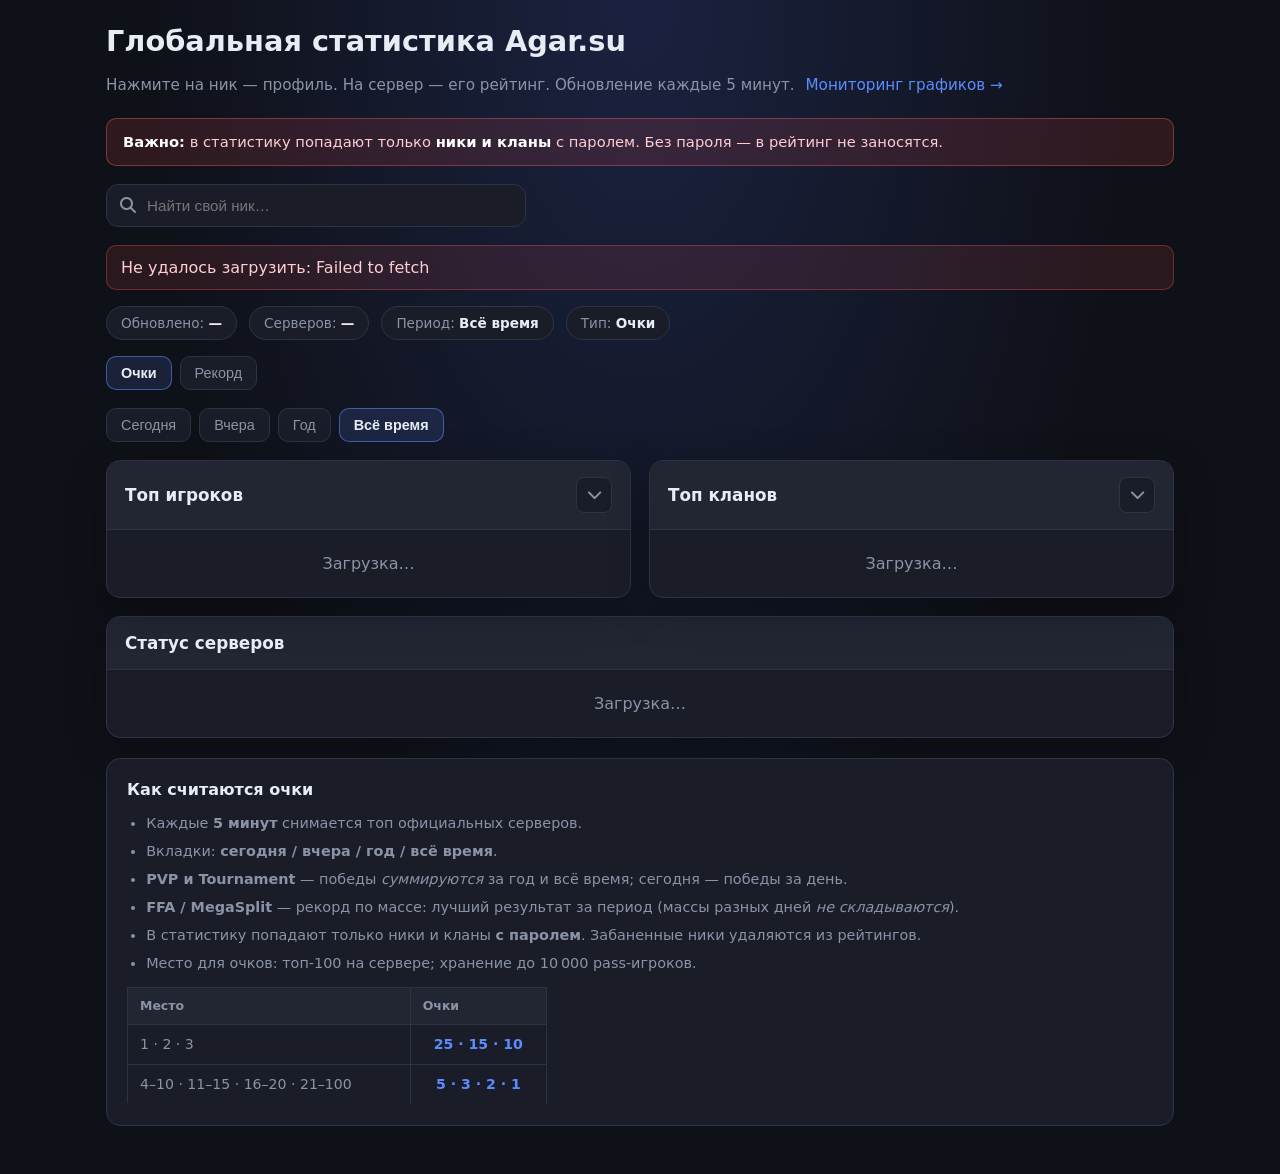
<file: stats/index.html>
<!DOCTYPE html>
<html lang="ru">
<head>
  <meta charset="UTF-8">
  <meta name="viewport" content="width=device-width, initial-scale=1.0">
  <title>Глобальная Статистика Agar.su</title>
  <link rel="icon" href="https://agar.su/icon.svg" type="image/x-icon">
  <link rel="stylesheet" href="/fonts/fa/all.min.css?v=1">
  <link rel="canonical" href="https://agar.su/stats/">
  <style>
    :root {
      --bg: #0f1118; --panel: #1a1d28; --panel2: #222633; --text: #e8ecf4;
      --muted: #8b93a7; --accent: #5b8cff; --gold: #ffd54f; --silver: #cfd8dc;
      --bronze: #ffab40; --border: #2d3345; --ok: #4caf50; --bad: #ef5350;
    }
    * { box-sizing: border-box; }
    body {
      margin: 0; font-family: "Segoe UI", system-ui, sans-serif;
      background: radial-gradient(ellipse at top, #1a2240 0%, var(--bg) 55%);
      color: var(--text); min-height: 100vh;
    }
    .wrap { max-width: 1100px; margin: 0 auto; padding: 24px 16px 48px; }
    h1 { margin: 0 0 8px; font-size: 1.8rem; }
    .sub { color: var(--muted); margin-bottom: 20px; font-size: 0.95rem; line-height: 1.6; }
    .meta { display: flex; flex-wrap: wrap; gap: 12px; margin-bottom: 16px; }
    .pill {
      background: var(--panel); border: 1px solid var(--border); border-radius: 999px;
      padding: 8px 14px; font-size: 0.85rem; color: var(--muted);
    }
    .pill strong { color: var(--text); }
    .period-tabs {
      display: flex; flex-wrap: wrap; gap: 8px;
      margin: 0 0 18px;
    }
    .period-tabs button {
      border: 1px solid var(--border);
      background: var(--panel);
      color: var(--muted);
      border-radius: 10px;
      padding: 8px 14px;
      font-size: 0.9rem;
      cursor: pointer;
      transition: border-color .15s, color .15s, background .15s;
    }
    .period-tabs button:hover { border-color: var(--accent); color: var(--text); }
    .period-tabs button.active {
      background: rgba(91,140,255,.14);
      border-color: rgba(91,140,255,.55);
      color: var(--text);
      font-weight: 600;
    }
    .grid { display: grid; grid-template-columns: 1fr 1fr; gap: 18px; }
    @media (max-width: 900px) { .grid { grid-template-columns: 1fr; } }
    .card {
      background: var(--panel); border: 1px solid var(--border); border-radius: 14px;
      overflow: hidden; box-shadow: 0 12px 40px rgba(0,0,0,.25);
    }
    .card-head {
      display: flex; align-items: center; justify-content: space-between; gap: 12px;
      padding: 16px 18px; background: var(--panel2); border-bottom: 1px solid var(--border);
    }
    .card-head h2 { margin: 0; font-size: 1.05rem; }
    .card-head h2 { flex: 1; }
    .card h2.plain {
      margin: 0; padding: 16px 18px; font-size: 1.05rem;
      background: var(--panel2); border-bottom: 1px solid var(--border);
    }
    .toggle-list {
      display: inline-flex; align-items: center; justify-content: center;
      width: 36px; height: 36px; padding: 0; border-radius: 8px;
      border: 1px solid var(--border); background: var(--panel);
      color: var(--muted); cursor: pointer; flex-shrink: 0;
      transition: border-color .15s, color .15s, background .15s;
    }
    .toggle-list:hover { border-color: var(--accent); color: var(--accent); background: rgba(91,140,255,.08); }
    .toggle-list[aria-expanded="true"] { color: var(--accent); border-color: rgba(91,140,255,.45); }
    .toggle-list[aria-expanded="true"] i { transform: rotate(180deg); }
    .toggle-list i { font-size: 0.95rem; transition: transform .2s ease; }
    table { width: 100%; border-collapse: collapse; }
    th, td { padding: 10px 14px; text-align: left; border-bottom: 1px solid var(--border); }
    th { color: var(--muted); font-weight: 600; font-size: 0.78rem; text-transform: uppercase; letter-spacing: .04em; }
    tr:last-child td { border-bottom: none; }
    tr:hover td { background: rgba(91,140,255,.06); }
    .rank { width: 42px; font-weight: 700; }
    .rank-1 { color: var(--gold); } .rank-2 { color: var(--silver); } .rank-3 { color: var(--bronze); }
    .pts { font-weight: 700; color: var(--accent); white-space: nowrap; }
    .nick-link { color: var(--text); text-decoration: none; }
    .nick-link:hover { color: var(--accent); }
    .clan-tag { color: #81c784; font-size: 0.85em; }
    .servers { color: var(--muted); font-size: 0.82rem; }
    .status { margin-top: 18px; }
    .rank-wrap { min-height: 120px; }
    .rank-panel {
      --rank-row-h: 46px;
      padding: 20px 24px 24px;
    }
    .rank-head {
      padding: 0 8px 12px;
      border-bottom: 1px solid var(--border);
      margin-bottom: 6px;
    }
    .rank-row {
      display: grid;
      grid-template-columns: 44px minmax(0, 1fr) 68px 54px;
      column-gap: 14px;
      align-items: center;
      min-height: var(--rank-row-h);
      padding: 0 8px;
      border-radius: 8px;
    }
    .rank-row.head {
      min-height: 32px;
      padding: 0 8px;
      font-size: 0.76rem;
      font-weight: 600;
      text-transform: uppercase;
      letter-spacing: .04em;
      color: var(--muted);
    }
    .rank-row.head span:last-child,
    .rank-row .c-pts,
    .rank-row .c-srv { text-align: right; }
    .rank-body {
      height: calc(var(--rank-row-h) * 10);
      overflow: hidden;
      padding: 0 2px 0 8px;
      border-bottom: 1px solid var(--border);
    }
    .rank-panel.is-expanded .rank-body {
      overflow-y: auto;
      padding-right: 4px;
      scrollbar-width: thin;
      scrollbar-color: rgba(139, 147, 167, .45) transparent;
    }
    .rank-panel.is-expanded .rank-body::-webkit-scrollbar { width: 6px; }
    .rank-panel.is-expanded .rank-body::-webkit-scrollbar-thumb {
      background: rgba(139, 147, 167, .45);
      border-radius: 999px;
    }
    .rank-panel.is-expanded .rank-body::-webkit-scrollbar-thumb:hover {
      background: rgba(139, 147, 167, .7);
    }
    .rank-rows .rank-row {
      border-bottom: 1px solid rgba(45, 51, 69, .65);
    }
    .rank-rows .rank-row:hover { background: rgba(91, 140, 255, .06); }
    .rank-panel:not(.is-expanded) .rank-rows .rank-row:nth-child(n+11) { display: none; }
    .rank-panel.is-expanded .rank-head { padding-right: 16px; }
    .c-name {
      min-width: 0;
      overflow: hidden;
      text-overflow: ellipsis;
      white-space: nowrap;
    }
    .rank-panel.is-expanded .rank-body::after {
      content: "";
      display: block;
      height: 8px;
    }
    .rules {
      margin-top: 20px; background: var(--panel); border: 1px solid var(--border);
      border-radius: 14px; padding: 18px 20px; color: var(--muted); font-size: 0.9rem; line-height: 1.6;
    }
    .rules h3 { margin: 0 0 10px; color: var(--text); font-size: 1rem; }
    .rules ul { margin: 0 0 12px; padding-left: 1.2rem; }
    .rules li { margin-bottom: 5px; }
    .pts-table {
      width: 100%; max-width: 420px; margin: 10px 0 4px;
      border-collapse: collapse; font-size: 0.88rem;
    }
    .pts-table th, .pts-table td {
      padding: 8px 12px; border: 1px solid var(--border);
    }
    .pts-table th { background: var(--panel2); color: var(--muted); text-transform: none; letter-spacing: 0; }
    .pts-table td:last-child { color: var(--accent); font-weight: 700; text-align: center; }
    .example { color: var(--text); font-style: italic; }
    .err {
      background: rgba(239,83,80,.12); border: 1px solid rgba(239,83,80,.35);
      color: #ffcdd2; padding: 12px 14px; border-radius: 10px; margin-bottom: 16px; display: none;
    }
    .notice-pass {
      background: rgba(239,83,80,.14); border: 1px solid rgba(239,83,80,.45);
      color: #ffcdd2; padding: 12px 16px; border-radius: 10px; margin-bottom: 18px;
      font-size: 0.92rem; line-height: 1.5;
    }
    .notice-pass strong { color: #fff; }
    .loading { color: var(--muted); padding: 24px; text-align: center; }
    .dot { display: inline-block; width: 8px; height: 8px; border-radius: 50%; margin-right: 6px; }
    .dot.ok { background: var(--ok); } .dot.bad { background: var(--bad); }
    .srv-link { color: var(--text); text-decoration: none; }
    .srv-link:hover { color: var(--accent); }
    a.back { color: var(--muted); text-decoration: none; font-size: 0.95rem; }
    a.back:hover { color: var(--accent); }
    .search-box {
      position: relative;
      margin: 0 0 18px;
      max-width: 420px;
    }
    .search-box input {
      width: 100%;
      padding: 12px 14px 12px 40px;
      border-radius: 12px;
      border: 1px solid var(--border);
      background: var(--panel);
      color: var(--text);
      font-size: 0.95rem;
      outline: none;
    }
    .search-box input:focus { border-color: rgba(91,140,255,.55); }
    .search-box .search-ico {
      position: absolute; left: 14px; top: 50%; transform: translateY(-50%);
      color: var(--muted); pointer-events: none;
    }
    .search-results {
      display: none;
      position: absolute; left: 0; right: 0; top: calc(100% + 6px);
      background: var(--panel); border: 1px solid var(--border);
      border-radius: 12px; overflow: hidden; z-index: 20;
      box-shadow: 0 16px 40px rgba(0,0,0,.35);
      max-height: 320px; overflow-y: auto;
    }
    .search-results.open { display: block; }
    .search-results a, .search-results .empty {
      display: block; padding: 10px 14px; color: var(--text);
      text-decoration: none; border-bottom: 1px solid var(--border);
      font-size: 0.92rem;
    }
    .search-results a:last-child { border-bottom: none; }
    .search-results a:hover { background: rgba(91,140,255,.08); color: var(--accent); }
    .search-results .tag {
      color: var(--muted); font-size: 0.78rem; margin-left: 8px;
    }
    .search-results .empty { color: var(--muted); }
  </style>
</head>
<body>
  <div class="wrap">
    <h1>Глобальная статистика Agar.su</h1>
    <p class="sub">Нажмите на ник — профиль. На сервер — его рейтинг. Обновление каждые 5 минут.
      <a href="monit/" style="color:var(--accent);text-decoration:none;margin-left:6px">Мониторинг графиков →</a>
    </p>

    <div class="notice-pass">
      <strong>Важно:</strong> в статистику попадают только <strong>ники и кланы</strong> с паролем. Без пароля — в рейтинг не заносятся.
    </div>

    <div class="search-box" id="nickSearchBox">
      <i class="fa-solid fa-magnifying-glass search-ico" aria-hidden="true"></i>
      <input type="search" id="nickSearch" placeholder="Найти свой ник…" autocomplete="off" spellcheck="false" />
      <div class="search-results" id="nickSearchResults" role="listbox"></div>
    </div>

    <div id="error" class="err"></div>

    <div class="meta">
      <div class="pill">Обновлено: <strong id="updated">—</strong></div>
      <div class="pill">Серверов: <strong id="srvOk">—</strong></div>
      <div class="pill">Период: <strong id="periodLabel">Всё время</strong></div>
      <div class="pill">Тип: <strong id="metricLabel">Очки</strong></div>
    </div>

    <div class="period-tabs" id="metricTabs" role="tablist" aria-label="Тип рейтинга">
      <button type="button" data-metric="points" class="active" role="tab" aria-selected="true">Очки</button>
      <button type="button" data-metric="score" role="tab">Рекорд</button>
    </div>

    <div class="period-tabs" id="periodTabs" role="tablist" aria-label="Период рейтинга">
      <button type="button" data-period="today" role="tab">Сегодня</button>
      <button type="button" data-period="yesterday" role="tab">Вчера</button>
      <button type="button" data-period="year" role="tab">Год</button>
      <button type="button" data-period="alltime" class="active" role="tab" aria-selected="true">Всё время</button>
    </div>

    <div class="grid">
      <div class="card">
        <div class="card-head">
          <h2>Топ игроков</h2>
          <button type="button" class="toggle-list" id="togglePlayers" aria-expanded="false"
            aria-label="Показать весь список" title="Показать весь список">
            <i class="fa-solid fa-chevron-down" aria-hidden="true"></i>
          </button>
        </div>
        <div id="playersWrap"><div class="loading">Загрузка…</div></div>
      </div>
      <div class="card">
        <div class="card-head">
          <h2>Топ кланов</h2>
          <button type="button" class="toggle-list" id="toggleClans" aria-expanded="false"
            aria-label="Показать весь список" title="Показать весь список">
            <i class="fa-solid fa-chevron-down" aria-hidden="true"></i>
          </button>
        </div>
        <div id="clansWrap"><div class="loading">Загрузка…</div></div>
      </div>
    </div>

    <div class="card status">
      <h2 class="plain">Статус серверов</h2>
      <div id="serversWrap"><div class="loading">Загрузка…</div></div>
    </div>

    <div class="rules">
      <h3>Как считаются очки</h3>
      <ul>
        <li>Каждые <strong>5 минут</strong> снимается топ официальных серверов.</li>
        <li>Вкладки: <strong>сегодня / вчера / год / всё время</strong>.</li>
        <li><strong>PVP и Tournament</strong> — победы <em>суммируются</em> за год и всё время; сегодня — победы за день.</li>
        <li><strong>FFA / MegaSplit</strong> — рекорд по массе: лучший результат за период (массы разных дней <em>не складываются</em>).</li>
        <li>В статистику попадают только ники и кланы <strong>с паролем</strong>. Забаненные ники удаляются из рейтингов.</li>
        <li>Место для очков: топ-100 на сервере; хранение до 10 000 pass-игроков.</li>
      </ul>
      <table class="pts-table">
        <thead><tr><th>Место</th><th>Очки</th></tr></thead>
        <tbody>
          <tr><td>1 · 2 · 3</td><td>25 · 15 · 10</td></tr>
          <tr><td>4–10 · 11–15 · 16–20 · 21–100</td><td>5 · 3 · 2 · 1</td></tr>
        </tbody>
      </table>
    </div>
  </div>

  <script src="config.js"></script>
  <script>
    const API_BASE = window.STATS_API || "https://agar.su/stats-api";
    const REFRESH_MS = window.STATS_REFRESH_MS || 300000;
    const TOP_COLLAPSED = 10;
    const profileUrl = window.statsProfileUrl;
    const clanProfileUrl = window.statsClanProfileUrl;

    const state = {
      players: [],
      clans: [],
      playersExpanded: false,
      clansExpanded: false,
      period: "alltime",
      metric: "points",
    };

    const PERIOD_LABELS = {
      today: "Сегодня",
      yesterday: "Вчера",
      year: "Год",
      alltime: "Всё время",
    };
    const METRIC_LABELS = { points: "Очки", score: "Рекорд" };

    function esc(s) {
      return String(s ?? "").replace(/&/g,"&amp;").replace(/</g,"&lt;").replace(/>/g,"&gt;");
    }

    function rankClass(n) {
      if (n === 1) return "rank rank-1";
      if (n === 2) return "rank rank-2";
      if (n === 3) return "rank rank-3";
      return "rank";
    }

    function nickCell(row) {
      const label = esc(row.nick);
      if (row.id) {
        return `<a href="${esc(profileUrl(row.id))}" class="nick-link">${label}</a>`;
      }
      return label;
    }

    function clanCell(row) {
      const label = esc(row.clan);
      if (row.id) {
        return `<a href="${esc(clanProfileUrl(row.id))}" class="nick-link clan-tag">${label}</a>`;
      }
      return `<span class="clan-tag">${label}</span>`;
    }

    function rankRowHtml(n, nameHtml, points, servers) {
      return `<div class="rank-row">
        <span class="${rankClass(n)}">${n}</span>
        <span class="c-name">${nameHtml}</span>
        <span class="c-pts pts">${points}</span>
        <span class="c-srv servers">${servers}</span>
      </div>`;
    }

    function valueColLabel() {
      return state.metric === "score" ? "Рекорд" : "Очки";
    }

    function rowValue(row) {
      return state.metric === "score" ? (Number(row.bestScore) || 0) : (Number(row.points) || 0);
    }

    function rankPanelShell(kind, nameCol) {
      return `<div class="rank-wrap">
        <div class="rank-panel" id="${kind}Panel" data-kind="${kind}">
          <div class="rank-head">
            <div class="rank-row head">
              <span>#</span><span>${nameCol}</span><span>${valueColLabel()}</span><span>Серв.</span>
            </div>
          </div>
          <div class="rank-body">
            <div class="rank-rows" id="${kind}Rows"></div>
          </div>
        </div>
      </div>`;
    }

    function ensureRankPanel(wrapId, kind, nameCol) {
      const wrap = document.getElementById(wrapId);
      // всегда пересобираем шапку при смене метрики
      wrap.innerHTML = rankPanelShell(kind, nameCol);
      const panel = document.getElementById(kind + "Panel");
      if (state[kind + "Expanded"]) panel.classList.add("is-expanded");
    }

    function renderPlayerRows(items) {
      if (!items.length) return '<div class="loading" style="padding:20px 8px">Нет данных</div>';
      return items.map((row, i) => rankRowHtml(
        i + 1, nickCell(row), rowValue(row), row.serverCount || 0
      )).join("");
    }

    function renderClanRows(items) {
      if (!items.length) return '<div class="loading" style="padding:20px 8px">Нет кланов в топе</div>';
      return items.map((row, i) => rankRowHtml(
        i + 1, clanCell(row), rowValue(row), row.serverCount || 0
      )).join("");
    }

    function syncToggle(btn, expanded, total) {
      if (!btn) return;
      const canExpand = total > TOP_COLLAPSED;
      btn.hidden = !canExpand;
      btn.setAttribute("aria-expanded", expanded ? "true" : "false");
      btn.title = expanded ? "Свернуть до топ-10" : "Показать весь список";
      btn.setAttribute("aria-label", btn.title);
    }

    function syncPanelExpanded(kind, expanded) {
      const panel = document.getElementById(kind + "Panel");
      if (!panel) return;
      panel.classList.toggle("is-expanded", expanded);
    }

    function paintRankings() {
      ensureRankPanel("playersWrap", "players", "Ник");
      ensureRankPanel("clansWrap", "clans", "Клан");

      const pBody = document.querySelector("#playersPanel .rank-body");
      const cBody = document.querySelector("#clansPanel .rank-body");
      const pScroll = pBody ? pBody.scrollTop : 0;
      const cScroll = cBody ? cBody.scrollTop : 0;

      document.getElementById("playersRows").innerHTML = renderPlayerRows(state.players);
      document.getElementById("clansRows").innerHTML = renderClanRows(state.clans);

      syncPanelExpanded("players", state.playersExpanded);
      syncPanelExpanded("clans", state.clansExpanded);

      if (pBody) pBody.scrollTop = state.playersExpanded ? pScroll : 0;
      if (cBody) cBody.scrollTop = state.clansExpanded ? cScroll : 0;

      syncToggle(document.getElementById("togglePlayers"), state.playersExpanded, state.players.length);
      syncToggle(document.getElementById("toggleClans"), state.clansExpanded, state.clans.length);
    }

    function renderTopNick(top) {
      if (!top) return "—";
      if (top.id) {
        return `<a href="${esc(profileUrl(top.id))}" class="nick-link">${esc(top.nick)}</a> (${top.score})`;
      }
      return `${esc(top.nick)} (${top.score})`;
    }

    function renderTopClan(top) {
      if (!top) return "—";
      const name = top.id
        ? `<a href="${esc(clanProfileUrl(top.id))}" class="nick-link clan-tag">${esc(top.clan)}</a>`
        : `<span class="clan-tag">${esc(top.clan)}</span>`;
      return `${name} (${top.score})`;
    }

    function renderServers(servers) {
      if (!servers || !servers.length) return '<div class="loading">Нет данных</div>';
      const srvUrl = window.statsServerUrl;
      let html = '<table><thead><tr><th></th><th>Сервер</th><th>Топ игрок</th><th>Топ клан</th></tr></thead><tbody>';
      servers.forEach((s) => {
        const link = `<a href="${esc(srvUrl(s.id))}" class="srv-link">${esc(s.name)}</a>`;
        html += `<tr>
          <td><span class="dot ${s.ok ? "ok" : "bad"}"></span></td>
          <td>${link}</td>
          <td class="servers">${s.top && s.top[0] ? renderTopNick(s.top[0]) : "—"}</td>
          <td class="servers">${s.topClan ? renderTopClan(s.topClan) : "—"}</td>
        </tr>`;
      });
      return html + "</tbody></table>";
    }

    async function load() {
      const errEl = document.getElementById("error");
      errEl.style.display = "none";
      try {
        const res = await fetch(
          API_BASE + "/api/rankings?limit=100"
            + "&period=" + encodeURIComponent(state.period)
            + "&metric=" + encodeURIComponent(state.metric),
          { cache: "no-store" }
        );
        if (!res.ok) throw new Error("HTTP " + res.status);
        const data = await res.json();

        document.getElementById("updated").textContent = data.updatedAt
          ? new Date(data.updatedAt).toLocaleString("ru-RU") : "—";
        const okCount = (data.servers || []).filter((s) => s.ok).length;
        document.getElementById("srvOk").textContent = okCount + " / " + (data.servers || []).length;
        document.getElementById("periodLabel").textContent =
          PERIOD_LABELS[data.period] || PERIOD_LABELS[state.period] || state.period;
        document.getElementById("metricLabel").textContent =
          METRIC_LABELS[data.metric] || METRIC_LABELS[state.metric] || state.metric;

        state.players = data.players || [];
        state.clans = data.clans || [];
        paintRankings();
        document.getElementById("serversWrap").innerHTML = renderServers(data.servers || []);
      } catch (e) {
        errEl.textContent = "Не удалось загрузить: " + e.message;
        errEl.style.display = "block";
      }
    }

    document.getElementById("metricTabs").addEventListener("click", (e) => {
      const btn = e.target.closest("button[data-metric]");
      if (!btn) return;
      const metric = btn.getAttribute("data-metric");
      if (!metric || metric === state.metric) return;
      state.metric = metric;
      document.querySelectorAll("#metricTabs button").forEach((b) => {
        const on = b === btn;
        b.classList.toggle("active", on);
        b.setAttribute("aria-selected", on ? "true" : "false");
      });
      load();
    });

    document.getElementById("periodTabs").addEventListener("click", (e) => {
      const btn = e.target.closest("button[data-period]");
      if (!btn) return;
      const period = btn.getAttribute("data-period");
      if (!period || period === state.period) return;
      state.period = period;
      document.querySelectorAll("#periodTabs button").forEach((b) => {
        const on = b === btn;
        b.classList.toggle("active", on);
        b.setAttribute("aria-selected", on ? "true" : "false");
      });
      load();
    });

    document.getElementById("togglePlayers").addEventListener("click", () => {
      state.playersExpanded = !state.playersExpanded;
      syncPanelExpanded("players", state.playersExpanded);
      syncToggle(document.getElementById("togglePlayers"), state.playersExpanded, state.players.length);
      const body = document.querySelector("#playersPanel .rank-body");
      if (body) body.scrollTop = 0;
    });
    document.getElementById("toggleClans").addEventListener("click", () => {
      state.clansExpanded = !state.clansExpanded;
      syncPanelExpanded("clans", state.clansExpanded);
      syncToggle(document.getElementById("toggleClans"), state.clansExpanded, state.clans.length);
      const body = document.querySelector("#clansPanel .rank-body");
      if (body) body.scrollTop = 0;
    });

    const qId = new URLSearchParams(location.search).get("id");
    if (qId) location.replace("users/?id=" + encodeURIComponent(qId));

    (function setupNickSearch() {
      const input = document.getElementById("nickSearch");
      const box = document.getElementById("nickSearchResults");
      if (!input || !box) return;
      let timer = null;
      let seq = 0;

      function close() { box.classList.remove("open"); box.innerHTML = ""; }

      function render(items, q) {
        if (!q) { close(); return; }
        if (!items.length) {
          box.innerHTML = `<div class="empty">Ничего не найдено по «${esc(q)}»</div>`;
          box.classList.add("open");
          return;
        }
        box.innerHTML = items.map((it) => {
          const href = it.isClan
            ? clanProfileUrl(it.id, state.period)
            : profileUrl(it.id, state.period);
          const tag = it.isClan ? `<span class="tag">клан</span>` : "";
          return `<a href="${esc(href)}" role="option">${esc(it.nick)}${tag}</a>`;
        }).join("");
        box.classList.add("open");
      }

      async function run(q) {
        const my = ++seq;
        try {
          const res = await fetch(
            API_BASE + "/api/search?q=" + encodeURIComponent(q) + "&limit=15",
            { cache: "no-store" }
          );
          if (!res.ok) throw new Error("HTTP " + res.status);
          const data = await res.json();
          if (my !== seq) return;
          render(data.items || [], q);
        } catch {
          if (my !== seq) return;
          box.innerHTML = `<div class="empty">Ошибка поиска</div>`;
          box.classList.add("open");
        }
      }

      input.addEventListener("input", () => {
        const q = input.value.trim();
        clearTimeout(timer);
        if (q.length < 1) { close(); return; }
        timer = setTimeout(() => run(q), 220);
      });
      input.addEventListener("keydown", (e) => {
        if (e.key === "Escape") { close(); input.blur(); }
      });
      document.addEventListener("click", (e) => {
        if (!e.target.closest("#nickSearchBox")) close();
      });
    })();

    load();
    setInterval(load, REFRESH_MS);
  </script>
</body>
</html>
</file>
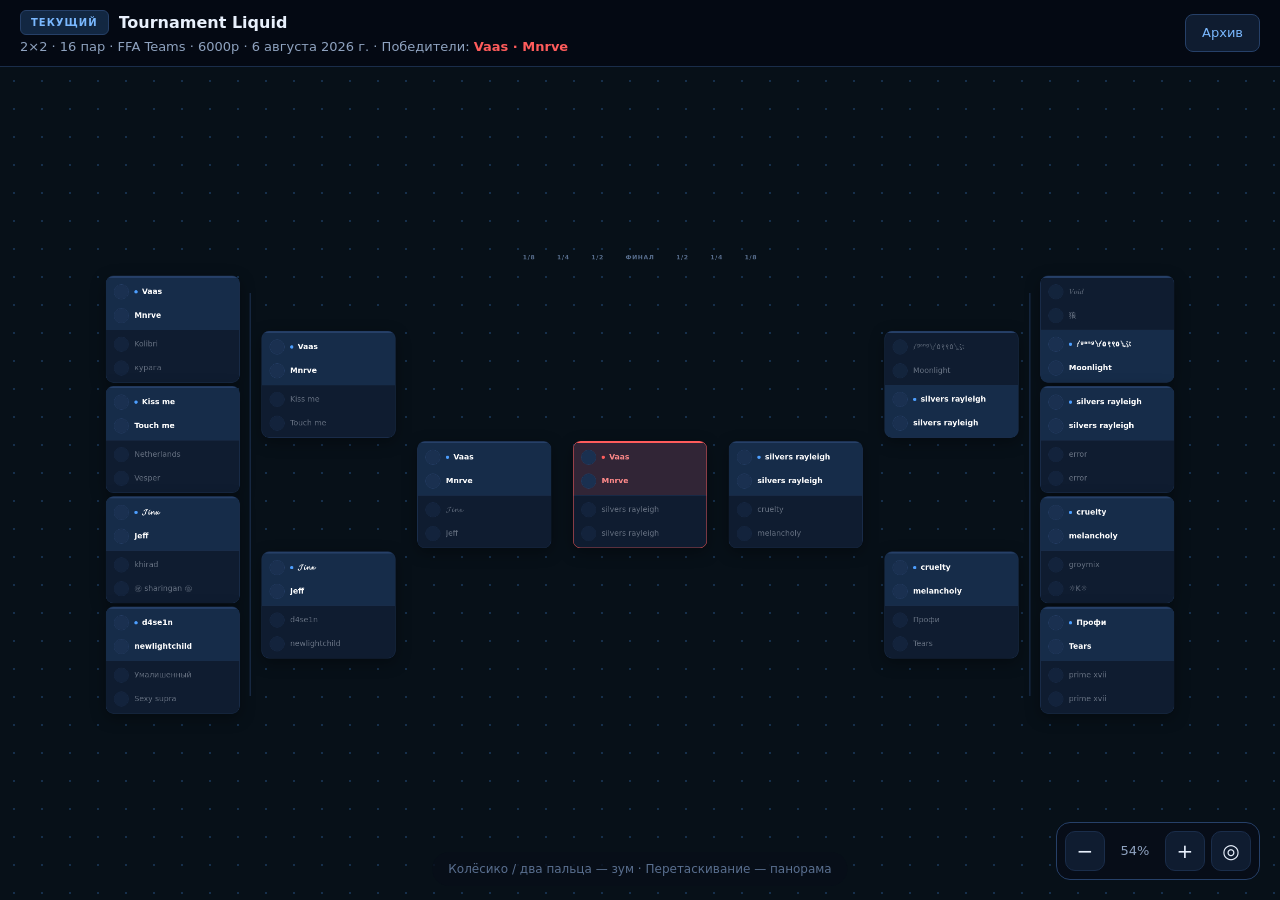
<file: tournament/index.html>
<!DOCTYPE html>
<html lang="ru">
<head>
<meta charset="UTF-8">
<meta name="viewport" content="width=device-width, initial-scale=1.0, viewport-fit=cover">
<link rel="icon" href="/icon.svg" type="image/x-icon">
<title>Турнир</title>
<style>
:root{
  --navy:#050a14;--panel:#0b1525;--card:#0f1c30;--card2:#142238;
  --blue:#4d9fff;--blue2:#7ab8ff;--blue-g:rgba(77,159,255,.2);
  --win:#ff5c5c;--win2:#ff8a8a;--win-g:rgba(255,92,92,.14);
  --txt:#e8f0fc;--dim:#8fa3c0;--mute:#5a7090;
  --edge:#1a2d4a;--edge2:#264068;--lose:.4;
  --bar-h:64px;--fight-w:248px;--row-h:44px;
}
*,*::before,*::after{box-sizing:border-box}
html{height:100%;-webkit-text-size-adjust:100%}
body{height:100%;margin:0;overflow:hidden;font:15px/1.5 system-ui,-apple-system,'Segoe UI',sans-serif;color:var(--txt);background:var(--navy)}
button{font:inherit;color:inherit;cursor:pointer;border:0;background:none;padding:0}
.bar{
  position:fixed;top:0;left:0;right:0;z-index:50;min-height:var(--bar-h);
  display:flex;align-items:center;justify-content:space-between;gap:16px;padding:10px 20px;
  background:rgba(5,10,20,.94);backdrop-filter:blur(14px);border-bottom:1px solid var(--edge);
}
.bar-main{flex:1;min-width:0}
.bar-top{display:flex;align-items:center;gap:10px;min-width:0}
.chip{flex-shrink:0;padding:4px 10px;border-radius:6px;background:var(--blue-g);border:1px solid var(--edge2);font-size:10px;font-weight:700;letter-spacing:.1em;text-transform:uppercase;color:var(--blue2)}
.bar-title{margin:0;font-size:16px;font-weight:600;line-height:1.2;overflow:hidden;text-overflow:ellipsis;white-space:nowrap}
.bar-sub{margin:3px 0 0;font-size:13px;line-height:1.35;color:var(--dim);overflow:hidden;text-overflow:ellipsis;white-space:nowrap}
.bar-sub .win{color:var(--win);font-weight:600}
.bar-actions{display:flex;align-items:center;gap:8px;flex-shrink:0}
.bar-btn{padding:8px 16px;border-radius:8px;background:var(--card);border:1px solid var(--edge2);color:var(--blue2);font-size:13px;white-space:nowrap;-webkit-tap-highlight-color:transparent;touch-action:manipulation}
a.bar-btn{text-decoration:none;display:inline-flex;align-items:center}
.bar-btn.ghost{color:var(--dim)}
.bar-btn.accent{
  background:linear-gradient(180deg,var(--blue),#3a8ae8);
  border-color:transparent;color:#fff;font-weight:600;
}
@media(hover:hover){
  .bar-btn:not(.accent):hover{background:var(--card2);border-color:var(--blue)}
  .bar-btn.accent:hover{opacity:.92}
}
@media(max-width:700px){.bar-btn.accent{padding:8px 12px;font-size:12px}}
.stage{position:fixed;top:var(--bar-h);left:0;right:0;bottom:0;overflow:hidden;cursor:grab;touch-action:none;user-select:none}
.stage.grabbing{cursor:grabbing}
.dots{position:absolute;inset:0;pointer-events:none;background-color:#071018;background-image:radial-gradient(circle,rgba(77,159,255,.22) 1px,transparent 1px);background-size:28px 28px}
.world{position:absolute;top:0;left:0;transform-origin:0 0;will-change:transform}
.scene[hidden]{display:none!important}
.map-pad{padding:120px 140px}
.map{display:inline-block;vertical-align:top}
.map-tags{display:grid;grid-template-columns:repeat(var(--cols),max-content);gap:40px;margin-bottom:24px;justify-content:center}
.map-tags span{text-align:center;font-size:11px;font-weight:600;letter-spacing:.12em;text-transform:uppercase;color:var(--mute)}
.map-grid{display:grid;grid-template-columns:repeat(var(--cols),max-content);gap:40px;align-items:stretch;justify-content:center}
.lane{display:grid;grid-template-rows:repeat(var(--rows,6),minmax(calc(var(--row-h)*2 + 14px),1fr));min-height:var(--colh);position:relative;align-content:stretch;gap:6px}
.lane-l::after,.lane-r::after{content:'';position:absolute;top:4%;bottom:4%;width:20px;pointer-events:none}
.lane-l::after{right:-20px;border-right:2px solid var(--edge)}
.lane-r::after{left:-20px;border-left:2px solid var(--edge)}
.lane-m{display:flex;grid-template-rows:none;justify-content:center;align-items:center;flex-direction:column;gap:10px}
.final-roster{display:flex;gap:10px;align-items:stretch;justify-content:center;width:100%}
.final-side{display:flex;flex-direction:column;gap:6px;flex:1;max-width:var(--fight-w)}
.final-side .cell{background:var(--card);border:1px solid var(--edge);border-radius:10px}
.final-rr{display:flex;flex-direction:column;gap:8px;width:100%;max-width:calc(var(--fight-w) * 2 + 40px)}
.final-rr .fight.crown{width:100%;max-width:var(--fight-w);align-self:center}
.final-rr-lbl{text-align:center;font-size:10px;font-weight:600;letter-spacing:.1em;text-transform:uppercase;color:var(--mute);margin:2px 0}
.final-cross-lbl{text-align:center;font-size:10px;font-weight:600;letter-spacing:.1em;text-transform:uppercase;color:var(--blue2);margin:8px 0 4px}
.final-block{width:100%;max-width:calc(var(--fight-w)*2 + 48px)}
.final-pool{display:flex;gap:12px;justify-content:center;width:100%;margin-bottom:4px}
.final-pool-col{flex:1;max-width:var(--fight-w);display:flex;flex-direction:column;gap:6px}
.final-pool-hdr{text-align:center;font-size:10px;font-weight:600;letter-spacing:.1em;text-transform:uppercase;color:var(--mute);margin-bottom:2px}
.final-slot{background:var(--card);border:1px solid var(--edge);border-radius:10px;overflow:hidden}
.final-slot .cell{padding:0}
.final-slot.finalist{border-color:var(--blue);box-shadow:0 0 0 1px rgba(77,159,255,.25)}
.final-podium{display:flex;gap:10px;justify-content:center;margin-top:12px;padding-top:12px;border-top:1px solid var(--edge);width:100%;max-width:calc(var(--fight-w)*2 + 48px)}
.podium-item{flex:1;max-width:140px;text-align:center;padding:10px 8px;border-radius:10px;background:var(--card);border:1px solid var(--edge)}
.podium-item .place{display:block;font-size:10px;font-weight:700;letter-spacing:.08em;text-transform:uppercase;margin-bottom:4px;color:var(--mute)}
.podium-item .pname{font-size:13px;font-weight:600;line-height:1.25;word-break:break-word}
.podium-item.gold{border-color:var(--win);background:rgba(255,92,92,.1)}
.podium-item.gold .place{color:var(--win2)}
.podium-item.silver{border-color:var(--edge2)}
.podium-item.bronze{border-color:var(--edge);opacity:.9}
.fight{width:var(--fight-w);background:var(--card);border:1px solid var(--edge);border-radius:14px;overflow:hidden;box-shadow:0 8px 28px rgba(0,0,0,.35);flex-shrink:0;align-self:center;position:relative}
.fight.advance{border-style:dashed;border-color:var(--blue);opacity:.95}
.fight.advance .cell.pending .name{color:var(--mute);font-size:12px;font-style:italic}
.lane-l .fight::after,.lane-r .fight::after{content:'';position:absolute;top:50%;width:14px;height:2px;background:var(--edge);pointer-events:none;transform:translateY(-50%)}
.lane-l .fight::after{right:-14px}
.lane-r .fight::after{left:-14px}
.fight.crown{border-color:var(--win);box-shadow:0 8px 28px rgba(0,0,0,.35)}
.fight.crown .cap{background:var(--win)}
.fight.crown .cell.win{background:var(--win-g)}
.fight.crown .cell.win .name{color:var(--win2)}
.fight.crown .cell.win .row:first-child .name::before{background:var(--win)}
.cap{height:3px;background:var(--edge2)}
.mid{height:1px;background:var(--edge)}
.cell{padding:4px 0}
.cell.win{background:rgba(77,159,255,.12)}
.cell.lose{opacity:var(--lose)}
.cell.pending{opacity:.72}
.fight.crown .cell.pending .name{color:var(--dim);font-weight:400}
.fight.crown .cell.pending .row:first-child .name::before{display:none}
.row{display:flex;align-items:center;gap:10px;padding:0 14px;height:var(--row-h);min-height:var(--row-h);max-height:var(--row-h)}
.row img{width:28px;height:28px;border-radius:50%;flex-shrink:0;border:1px solid var(--edge2);object-fit:cover;background:var(--card2)}
.name{flex:1;min-width:0;font-size:14px;line-height:1.2;white-space:nowrap;overflow:hidden}
.cell.win .name{font-weight:600;color:#fff}
.cell.win .row:first-child .name::before{content:'';display:inline-block;width:6px;height:6px;border-radius:50%;background:var(--blue);margin-right:8px;vertical-align:middle}
.cam-ui{position:fixed;right:20px;bottom:20px;z-index:50;display:flex;align-items:center;gap:6px;padding:8px;background:rgba(8,14,26,.92);backdrop-filter:blur(12px);border:1px solid var(--edge2);border-radius:14px}
.cam-btn{width:40px;height:40px;border-radius:10px;background:var(--card);border:1px solid var(--edge);color:var(--txt);font-size:20px;display:flex;align-items:center;justify-content:center}
.cam-pct{min-width:48px;text-align:center;font-size:13px;color:var(--dim);font-variant-numeric:tabular-nums}
.hint{position:fixed;left:50%;bottom:14px;transform:translateX(-50%);z-index:40;margin:0;padding:8px 16px;border-radius:20px;background:rgba(8,14,26,.8);color:var(--mute);font-size:12px;pointer-events:none;transition:opacity .4s}
.hint.gone{opacity:0}
.load{position:fixed;inset:0;z-index:100;display:flex;align-items:center;justify-content:center;background:var(--navy);color:var(--dim)}
.load[hidden]{display:none!important}
.drawer{position:fixed;inset:0;z-index:60;pointer-events:none;visibility:hidden}
.drawer.open{pointer-events:auto;visibility:visible}
.drawer-bg{position:absolute;inset:0;background:rgba(4,8,16,.55);opacity:0;transition:opacity .2s}
.drawer.open .drawer-bg{opacity:1}
.drawer-box{position:absolute;top:0;right:0;width:min(400px,100%);height:100%;background:var(--panel);border-left:1px solid var(--edge2);transform:translateX(100%);transition:transform .22s;display:flex;flex-direction:column}
.drawer.open .drawer-box{transform:none}
.drawer-head{display:flex;justify-content:space-between;align-items:center;padding:20px 18px;border-bottom:1px solid var(--edge)}
.drawer-scroll{flex:1;overflow-y:auto;padding:12px}
.arc{display:flex;flex-direction:column;align-items:flex-start;gap:5px;width:100%;text-align:left;padding:14px;border-radius:10px;margin-bottom:6px;border:1px solid transparent}
@media(hover:hover){.arc:hover{background:var(--card);border-color:var(--edge)}}
.arc b{font-size:14px;font-weight:500}
.arc small{font-size:12px;color:var(--dim)}
@media(max-width:700px){
  :root{--bar-h:56px;--fight-w:200px}
  .bar{padding:8px 14px}
  .map-pad{padding:80px 60px}
  .map-tags,.map-grid{gap:28px}
}
</style>
</head>
<body>
<div class="load" id="load">Загрузка…</div>
<header class="bar" id="bar" hidden>
  <div class="bar-main">
    <div class="bar-top">
      <span class="chip" id="bar-tag">Текущий</span>
      <h1 class="bar-title" id="bar-title">Турнир</h1>
    </div>
    <p class="bar-sub" id="bar-sub"></p>
  </div>
  <div class="bar-actions">
    <button type="button" class="bar-btn ghost" id="btn-live" hidden>← Текущий</button>
    <button type="button" class="bar-btn" id="btn-arc">Архив</button>
  </div>
</header>
<div class="stage" id="stage" hidden>
  <div class="dots"></div>
  <div class="world" id="world"></div>
</div>
<div class="cam-ui" id="cam-ui" hidden>
  <button type="button" class="cam-btn" id="z-out">−</button>
  <span class="cam-pct" id="z-pct">100%</span>
  <button type="button" class="cam-btn" id="z-in">+</button>
  <button type="button" class="cam-btn" id="z-fit" title="Вписать">◎</button>
</div>
<p class="hint" id="hint" hidden>Колёсико / два пальца — зум · Перетаскивание — панорама</p>
<aside class="drawer" id="drawer">
  <div class="drawer-bg" id="drawer-bg"></div>
  <div class="drawer-box">
    <div class="drawer-head"><b>Архив</b><button type="button" class="bar-btn" id="btn-shut">✕</button></div>
    <div class="drawer-scroll" id="arc-list"></div>
  </div>
</aside>
<script>
(function () {
  function pageBase() {
    var path = location.pathname;
    if (!path.endsWith('/')) {
      path = /\.[a-z0-9]+$/i.test(path.split('/').pop() || '')
        ? path.replace(/\/[^/]+$/, '/')
        : path + '/';
    }
    return path;
  }

  function archiveUrl(file) {
    return pageBase() + 'archive/' + file;
  }

  function cacheBust(url) {
    var chars = 'abcdefghijklmnopqrstuvwxyzABCDEFGHIJKLMNOPQRSTUVWXYZ0123456789';
    var q = '';
    for (var i = 0; i < 5; i++) q += chars.charAt((Math.random() * chars.length) | 0);
    return url + '?' + q;
  }

  var PH = 'data:image/svg+xml,' + encodeURIComponent('<svg xmlns="http://www.w3.org/2000/svg" width="28" height="28"><rect width="28" height="28" rx="14" fill="#1a3050"/></svg>');

  var loadEl = document.getElementById('load');
  var bar = document.getElementById('bar');
  var stage = document.getElementById('stage');
  var world = document.getElementById('world');
  var camUi = document.getElementById('cam-ui');
  var hint = document.getElementById('hint');

  function fail(msg) {
    if (!loadEl) return;
    loadEl.textContent = msg;
    loadEl.hidden = false;
    loadEl.style.display = 'flex';
  }

  function showReady() {
    if (loadEl) {
      loadEl.hidden = true;
      loadEl.style.display = 'none';
    }
    bar.hidden = false;
    stage.hidden = false;
    camUi.hidden = false;
    hint.hidden = false;
  }

  function fetchJson(url, opts) {
    return fetch(cacheBust(url), opts).then(function (r) {
      if (!r.ok) throw new Error(url + ' → HTTP ' + r.status);
      return r.text().then(function (t) {
        try { return JSON.parse(t); }
        catch (e) { throw new Error(url + ' — не JSON (проверьте путь archive/)'); }
      });
    });
  }

  window.addEventListener('unhandledrejection', function (e) {
    if (loadEl.hidden) return;
    fail('Ошибка: ' + (e.reason && e.reason.message ? e.reason.message : String(e.reason)));
  });

  var barTag = document.getElementById('bar-tag');
  var barTitle = document.getElementById('bar-title');
  var barSub = document.getElementById('bar-sub');
  var drawer = document.getElementById('drawer');
  var arcList = document.getElementById('arc-list');
  var btnLive = document.getElementById('btn-live');
  var zPct = document.getElementById('z-pct');

  var manifest = { tournaments: [] };
  var currentNum = 0;
  var validIds = { live: true };
  var activeId = 'live';
  var cam = { x: 0, y: 0, s: 1 };
  var MIN = 0.08, MAX = 3, ZOOM = 1.1;
  var NICK_MAX = 14, NICK_MIN = 8;

  function clamp(v, a, b) { return Math.max(a, Math.min(b, v)); }
  function esc(s) { return String(s).replace(/&/g, '&amp;').replace(/</g, '&lt;').replace(/>/g, '&gt;'); }
  function escA(s) { return esc(s).replace(/"/g, '&quot;'); }

  function playersPerTeam(d) {
    var m = String(d.format || '1x1').match(/^(\d+)x\d+$/i);
    return m ? parseInt(m[1], 10) : 1;
  }

  function sideIndices(n, side) {
    var leftCount = Math.ceil(n / 2);
    var start = side === 'left' ? 0 : leftCount;
    var count = side === 'left' ? leftCount : n - leftCount;
    var out = [], i;
    for (i = 0; i < count; i++) out.push(start + i);
    return out;
  }

  function teamEq(a, b) {
    return a != null && b != null && Number(a) === Number(b);
  }

  function roundsPerSide(n) {
    var h = Math.ceil(n / 2), r = 0;
    while (h > 1) { r++; h = Math.ceil(h / 2); }
    return r;
  }

  function sideParticipantsAtRound(n, round) {
    var count = Math.ceil(n / 2), r;
    for (r = 0; r < round; r++) count = Math.ceil(count / 2);
    return count;
  }

  function round0Pairs(side, data) {
    var idx = sideIndices(data.totalTeams, side), pairs = [], i;
    for (i = 0; i + 1 < idx.length; i += 2) pairs.push([idx[i], idx[i + 1]]);
    return pairs;
  }

  function maxSideRows(data) {
    return Math.max(
      round0Pairs('left', data).length,
      round0Pairs('right', data).length,
      1
    );
  }

  function gridRowStyle(lane) {
    var r1 = Math.floor(lane) + 1;
    var r2 = Math.ceil(lane) + 2;
    if (r2 <= r1) r2 = r1 + 1;
    return r1 + ' / ' + r2;
  }

  function fightLane(round, matchIdx) {
    if (round === 0) return matchIdx;
    return (fightLane(round - 1, matchIdx * 2) + fightLane(round - 1, matchIdx * 2 + 1)) / 2;
  }

  function getRoundWinner(side, round, matchIdx, data) {
    var row = data.winners[side] && data.winners[side][round];
    if (!row || row[matchIdx] == null) return null;
    return Number(row[matchIdx]);
  }

  function getTreeMatchState(side, round, matchIdx, data) {
    var lane = fightLane(round, matchIdx);
    if (round === 0) {
      var pairs = round0Pairs(side, data);
      if (matchIdx >= pairs.length) return null;
      return { type: 'fight', matchIdx: matchIdx, pair: pairs[matchIdx], lane: lane };
    }
    var f0 = matchIdx * 2, f1 = matchIdx * 2 + 1;
    var w0 = getRoundWinner(side, round - 1, f0, data);
    var w1 = getRoundWinner(side, round - 1, f1, data);
    if (w0 != null && w1 != null) {
      return { type: 'fight', matchIdx: matchIdx, pair: [w0, w1], lane: lane };
    }
    if (w0 != null) {
      return { type: 'partial', matchIdx: matchIdx, team: w0, top: true, lane: lane };
    }
    if (w1 != null) {
      return { type: 'partial', matchIdx: matchIdx, team: w1, top: false, lane: lane };
    }
    return null;
  }

  function expectedPairCount(side, round, data) {
    var n = side === 'left' ? Math.ceil(data.totalTeams / 2) : Math.floor(data.totalTeams / 2);
    return Math.max(0, Math.floor(n / Math.pow(2, round + 1)));
  }

  function roundParticipants(side, round, data) {
    if (round === 0) return sideIndices(data.totalTeams, side);
    return roundAdvancers(side, round - 1, data);
  }

  function roundPairs(side, round, data) {
    var count = round === 0
      ? round0Pairs(side, data).length
      : expectedPairCount(side, round, data);
    var pairs = [], i, state;
    for (i = 0; i < count; i++) {
      state = getTreeMatchState(side, round, i, data);
      if (state && state.type === 'fight') pairs.push(state.pair);
    }
    return pairs;
  }

  function isRoundComplete(side, round, data) {
    var count = expectedPairCount(side, round, data);
    if (!count) return true;
    var winners = data.winners[side][round] || [];
    for (var i = 0; i < count; i++) {
      if (winners[i] == null) return false;
    }
    return true;
  }

  function roundAdvancers(side, round, data) {
    var count = expectedPairCount(side, round, data);
    var winners = data.winners[side][round] || [];
    var out = [], i;
    for (i = 0; i < count; i++) {
      if (winners[i] != null) out.push(Number(winners[i]));
    }
    return out;
  }

  function getColumnItems(side, round, data) {
    var count = round === 0
      ? round0Pairs(side, data).length
      : expectedPairCount(side, round, data);
    var items = [], i, state;
    for (i = 0; i < count; i++) {
      state = getTreeMatchState(side, round, i, data);
      if (!state) continue;
      state.gridRow = gridRowStyle(state.lane);
      items.push(state);
    }
    return items;
  }

  function columnLabels(data) {
    var n = data.totalTeams;
    var rounds = displayRounds(data);
    var tags = [], r;
    for (r = 0; r < rounds; r++) tags.push('1/' + sideParticipantsAtRound(n, r));
    tags.push('финал');
    for (r = rounds - 1; r >= 0; r--) tags.push('1/' + sideParticipantsAtRound(n, r));
    return tags;
  }

  function isSideComplete(data, side) {
    var rounds = roundsPerSide(data.totalTeams), r;
    for (r = 0; r < rounds; r++) {
      if (!isRoundComplete(side, r, data)) return false;
    }
    return true;
  }

  function sideStopRound(n) {
    var rounds = roundsPerSide(n), r;
    for (r = 0; r < rounds; r++) {
      if (sideParticipantsAtRound(n, r + 1) === 3) return r;
    }
    return -1;
  }

  function displayRounds(data) {
    var stop = sideStopRound(data.totalTeams);
    return stop >= 0 ? stop + 1 : roundsPerSide(data.totalTeams);
  }

  function usesTripleFinal(data) {
    return sideStopRound(data.totalTeams) >= 0;
  }

  function getSideFinalists(data, side) {
    var sr = sideStopRound(data.totalTeams);
    if (sr < 0 || !isRoundComplete(side, sr, data)) return null;
    var count = expectedPairCount(side, sr, data);
    var winners = data.winners[side][sr] || [];
    var out = [], i;
    for (i = 0; i < count; i++) {
      if (winners[i] != null) out.push(Number(winners[i]));
    }
    if (out.length < 3) {
      var parts = roundParticipants(side, sr, data);
      var inFight = {}, j, st;
      for (j = 0; j < count; j++) {
        st = getTreeMatchState(side, sr, j, data);
        if (st && st.type === 'fight') st.pair.forEach(function (x) { inFight[x] = true; });
      }
      parts.forEach(function (t) {
        if (!inFight[t] && out.indexOf(t) < 0) out.push(t);
      });
    }
    return out.length === 3 ? out : null;
  }

  function isFinalSixReady(data) {
    return !!(getSideFinalists(data, 'left') && getSideFinalists(data, 'right'));
  }

  function getFinalSix(data) {
    if (!isFinalSixReady(data)) return null;
    return { left: getSideFinalists(data, 'left'), right: getSideFinalists(data, 'right') };
  }

  function getCrossTriplet(data) {
    var six = getFinalSix(data);
    if (!six) return null;
    var cross = data.winners.finalCross || [];
    var out = [], i;
    for (i = 0; i < 3; i++) {
      if (cross[i] == null) return null;
      out.push(Number(cross[i]));
    }
    return out;
  }

  function isCrossComplete(data) {
    return getCrossTriplet(data) != null;
  }

  function teamLabel(data, teamIdx) {
    var t = data.teams[teamIdx];
    if (!t) return '—';
    var p = (t.players || []).filter(Boolean);
    return p.length ? p.join(' · ') : '—';
  }

  function getSideChampion(data, side) {
    if (usesTripleFinal(data)) {
      var tri = getCrossTriplet(data);
      if (!tri) return null;
      var rr = computeRRRankings(data, tri);
      return rr.length ? rr[0].team : null;
    }
    if (!isSideComplete(data, side)) return null;
    var rounds = roundsPerSide(data.totalTeams);
    if (rounds === 0) {
      var idx = sideIndices(data.totalTeams, side);
      return idx.length === 1 ? idx[0] : null;
    }
    var r, row, i;
    for (r = rounds - 1; r >= 0; r--) {
      row = data.winners[side][r] || [];
      for (i = 0; i < row.length; i++) {
        if (row[i] != null) return Number(row[i]);
      }
    }
    return null;
  }

  function getFinalPair(data) {
    if (usesTripleFinal(data)) return null;
    if (data.totalTeams <= 1) return null;
    if (data.totalTeams === 2) return [0, 1];
    var lc = getSideChampion(data, 'left');
    var rc = getSideChampion(data, 'right');
    if (lc == null || rc == null) return null;
    return [lc, rc];
  }

  function finalRRPairs() {
    return [[0, 1], [0, 2], [1, 2]];
  }

  function finalRRLabels() {
    return ['1 vs 2', '1 vs 3', '2 vs 3'];
  }

  function computeRRRankings(data, triplet) {
    var rr = data.winners.finalRR || [];
    var pairs = finalRRPairs();
    var wins = [0, 0, 0], i, pick, a, b;
    for (i = 0; i < pairs.length; i++) {
      pick = rr[i];
      if (pick == null) continue;
      a = pairs[i][0];
      b = pairs[i][1];
      if (teamEq(pick, triplet[a])) wins[a]++;
      else if (teamEq(pick, triplet[b])) wins[b]++;
    }
    var ranked = triplet.map(function (t, idx) {
      return { team: t, wins: wins[idx] };
    });
    ranked.sort(function (x, y) { return y.wins - x.wins; });
    var out = [], p;
    for (p = 0; p < ranked.length; p++) {
      out.push({ place: p + 1, team: ranked[p].team, wins: ranked[p].wins });
    }
    return out;
  }

  function computeRRChampion(data, triplet) {
    var ranked = computeRRRankings(data, triplet);
    if (!ranked.length || ranked[0].wins === 0) return null;
    if (ranked.length > 1 && ranked[0].wins === ranked[1].wins) return null;
    return ranked[0].team;
  }

  function resolveFinalWinner(data) {
    var tri = getCrossTriplet(data);
    if (tri) return computeRRChampion(data, tri);
    if (data.winners && data.winners.final != null) return Number(data.winners.final);
    return null;
  }

  function finalWaitLabel(data) {
    var sr = sideStopRound(data.totalTeams);
    if (sr < 0) return 'Финал — после полуфиналов';
    return 'Финал — после 1/' + sideParticipantsAtRound(data.totalTeams, sr + 1) + ' с обеих сторон';
  }

  function winnerName(data) {
    ensureWinners(data);
    if (usesTripleFinal(data)) {
      var tri = getCrossTriplet(data);
      if (tri) {
        var ranked = computeRRRankings(data, tri);
        if (ranked.length && ranked[0].wins > 0) {
          return ranked.map(function (r) {
            return r.place + '. ' + teamLabel(data, r.team);
          }).join(' · ');
        }
      }
    }
    if (data.winnerTeam && data.winnerTeam.players) {
      var p = data.winnerTeam.players.filter(Boolean);
      if (p.length) return p.join(' · ');
    }
    var w = resolveFinalWinner(data);
    if (w != null) {
      var t = data.teams[w];
      if (t) return (t.players || []).filter(Boolean).join(' · ');
    }
    if (data.winners && data.winners.final != null) {
      var t = data.teams[data.winners.final];
      if (t) return (t.players || []).filter(Boolean).join(' · ');
    }
    return null;
  }

  function formatLabel(data) {
    var ppt = playersPerTeam(data), n = data.totalTeams;
    if (ppt === 1) return '1×1 · ' + n + ' слотов';
    return ppt + '×' + ppt + ' · ' + n + ' пар';
  }

  function formatDate(iso) {
    try {
      return new Date(iso).toLocaleDateString('ru-RU', { day: 'numeric', month: 'long', year: 'numeric' });
    } catch (e) { return ''; }
  }

  function rowHtml(nick) {
    return '<div class="row"><img src="' + PH + '" data-nick="' + escA(nick) + '" alt="">' +
      '<span class="name" title="' + escA(nick) + '">' + esc(nick) + '</span></div>';
  }

  function cellHtml(teamIdx, pick, data, pending) {
    var cls = 'cell';
    if (pending) cls += ' pending';
    else if (pick != null) cls += teamEq(pick, teamIdx) ? ' win' : ' lose';
    var t = data.teams[teamIdx] || { players: [] };
    var html = '<div class="' + cls + '">';
    (t.players || ['']).forEach(function (p) { html += rowHtml(p || '—'); });
    return html + '</div>';
  }

  function fightHtml(side, round, matchIdx, pair, data, gridRow) {
    var pick = data.winners[side] && data.winners[side][round] ? data.winners[side][round][matchIdx] : null;
    var style = gridRow ? ' style="grid-row:' + gridRow + '"' : '';
    var html = '<div class="fight"' + style + '><div class="cap"></div>';
    html += cellHtml(pair[0], pick, data) + '<div class="mid"></div>' + cellHtml(pair[1], pick, data);
    return html + '</div>';
  }

  function partialHtml(item, data) {
    var t = data.teams[item.team] || { players: [] };
    var pending = '<div class="cell pending"><div class="row"><span class="name">ожидание соперника</span></div></div>';
    var win = '';
    (t.players || ['']).forEach(function (p) {
      win += '<div class="cell win">' + rowHtml(p || '—') + '</div>';
    });
    var body = item.top ? win + '<div class="mid"></div>' + pending : pending + '<div class="mid"></div>' + win;
    return '<div class="fight advance" style="grid-row:' + item.gridRow + '"><div class="cap"></div>' + body + '</div>';
  }

  function finalSlotHtml(teamIdx, data, extraCls) {
    var t = data.teams[teamIdx] || { players: [] };
    var html = '<div class="final-slot' + (extraCls ? ' ' + extraCls : '') + '">';
    (t.players || ['']).forEach(function (p) {
      html += '<div class="cell win">' + rowHtml(p || '—') + '</div>';
    });
    return html + '</div>';
  }

  function finalPodiumHtml(data, triplet) {
    var ranked = computeRRRankings(data, triplet);
    if (!ranked.length || ranked[0].wins === 0) return '';
    var cls = ['gold', 'silver', 'bronze'];
    var labels = ['Топ 1', 'Топ 2', 'Топ 3'];
    var html = '<div class="final-podium">';
    ranked.forEach(function (r, i) {
      html += '<div class="podium-item ' + cls[i] + '"><span class="place">' + labels[i] + '</span>' +
        '<span class="pname">' + esc(teamLabel(data, r.team)) + '</span></div>';
    });
    return html + '</div>';
  }

  function finalFightHtml(data) {
    if (!usesTripleFinal(data)) {
      var pair = getFinalPair(data);
      if (!pair) return '<p style="text-align:center;color:var(--mute);padding:20px;font-size:13px">' + finalWaitLabel(data) + '</p>';
      var fin = data.winners.final;
      var pending = fin == null;
      var html = '<div class="fight crown"><div class="cap"></div>';
      html += cellHtml(pair[0], fin, data, pending) + '<div class="mid"></div>' + cellHtml(pair[1], fin, data, pending);
      return html + '</div>';
    }

    var six = getFinalSix(data);
    if (!six) {
      return '<p style="text-align:center;color:var(--mute);padding:20px;font-size:13px">' + finalWaitLabel(data) + '</p>';
    }

    var cross = data.winners.finalCross || [];
    var triplet = getCrossTriplet(data);
    var rr = data.winners.finalRR || [];
    var pairs = finalRRPairs();
    var labels = finalRRLabels();
    var html = '<div class="final-block">';

    html += '<div class="final-pool">';
    html += '<div class="final-pool-col"><div class="final-pool-hdr">Слева · 3</div>';
    six.left.forEach(function (ti) { html += finalSlotHtml(ti, data, 'finalist'); });
    html += '</div>';
    html += '<div class="final-pool-col"><div class="final-pool-hdr">Справа · 3</div>';
    six.right.forEach(function (ti) { html += finalSlotHtml(ti, data, 'finalist'); });
    html += '</div></div>';

    html += '<div class="final-cross-lbl">Полуфинал · 3 пары</div>';
    for (var ci = 0; ci < 3; ci++) {
      var pick = cross[ci];
      var pending = pick == null;
      html += '<div class="fight crown"><div class="cap"></div>';
      html += cellHtml(six.left[ci], pick, data, pending);
      html += '<div class="mid"></div>';
      html += cellHtml(six.right[ci], pick, data, pending);
      html += '</div>';
    }

    if (triplet) {
      html += '<div class="final-cross-lbl" style="margin-top:10px">Финал · круговая</div>';
      pairs.forEach(function (pair, mi) {
        var pick = rr[mi];
        var pending = pick == null;
        html += '<div class="final-rr-lbl">' + labels[mi] + '</div>';
        html += '<div class="fight crown"><div class="cap"></div>';
        html += cellHtml(triplet[pair[0]], pick, data, pending);
        html += '<div class="mid"></div>';
        html += cellHtml(triplet[pair[1]], pick, data, pending);
        html += '</div>';
      });
      html += finalPodiumHtml(data, triplet);
    }

    return html + '</div>';
  }

  function ensureWinners(data) {
    if (!data.winners) data.winners = { left: [], right: [], final: null, finalCross: [null, null, null], finalRR: [null, null, null] };
    if (!data.winners.left) data.winners.left = [];
    if (!data.winners.right) data.winners.right = [];
    if (!data.winners.finalCross) data.winners.finalCross = [null, null, null];
    if (!data.winners.finalRR) data.winners.finalRR = [null, null, null];
  }

  function buildMap(data) {
    ensureWinners(data);
    var rounds = displayRounds(data);
    var cols = Math.max(1, rounds * 2 + 1);
    var ppt = playersPerTeam(data);
    var maxRows = maxSideRows(data);
    var colh = Math.max(200, maxRows * (ppt * 36 + 32));
    var fw = data.totalTeams >= 128 ? 170 : data.totalTeams >= 64 ? 190 : 248;
    var tags = columnLabels(data);
    var html = '<div class="map" style="--cols:' + cols + ';--rows:' + maxRows + ';--colh:' + colh + 'px;--fight-w:' + fw + 'px">';
    html += '<div class="map-tags">' + tags.map(function (t) { return '<span>' + t + '</span>'; }).join('') + '</div><div class="map-grid">';
    var c, items, rr, fi;
    for (c = 0; c < cols; c++) {
      var lane = 'lane';
      if (c === 0) lane += ' lane-l';
      else if (c === cols - 1) lane += ' lane-r';
      else if (c === rounds) lane += ' lane-m';
      html += '<div class="' + lane + '" style="--rows:' + maxRows + '">';
      if (c === rounds) html += finalFightHtml(data);
      else if (c < rounds) {
        items = getColumnItems('left', c, data);
        for (fi = 0; fi < items.length; fi++) {
          if (items[fi].type === 'fight') {
            html += fightHtml('left', c, items[fi].matchIdx, items[fi].pair, data, items[fi].gridRow);
          } else if (items[fi].type === 'partial') {
            html += partialHtml(items[fi], data);
          }
        }
      } else {
        rr = cols - 1 - c;
        items = getColumnItems('right', rr, data);
        for (fi = 0; fi < items.length; fi++) {
          if (items[fi].type === 'fight') {
            html += fightHtml('right', rr, items[fi].matchIdx, items[fi].pair, data, items[fi].gridRow);
          } else if (items[fi].type === 'partial') {
            html += partialHtml(items[fi], data);
          }
        }
      }
      html += '</div>';
    }
    return html + '</div></div>';
  }

  function sceneMeta(data, num, isCurrent) {
    var win = winnerName(data);
    return {
      tag: isCurrent ? 'Текущий' : 'Архив #' + num,
      title: data.name || ('Турнир ' + num),
      format: formatLabel(data),
      mode: data.mode || '',
      reward: data.reward || '',
      date: formatDate(data.date),
      winner: win || '—'
    };
  }

  function buildScene(data, num, isCurrent) {
    var m = sceneMeta(data, num, isCurrent);
    var id = String(num);
    return '<div class="scene" id="scene-' + id + '" data-tag="' + escA(m.tag) + '" data-title="' + escA(m.title) +
      '" data-format="' + escA(m.format) + '" data-mode="' + escA(m.mode) + '" data-reward="' + escA(m.reward) +
      '" data-date="' + escA(m.date) + '" data-winner="' + escA(m.winner) + '"' +
      (isCurrent ? '' : ' hidden') + '><div class="map-pad">' + buildMap(data) + '</div></div>';
  }

  function resolveId(id) {
    if (id === 'live') return String(currentNum);
    return String(id);
  }

  function fitNick(el) {
    el.style.transform = '';
    el.style.fontSize = NICK_MAX + 'px';
    if (!el.clientWidth) return;
    var size = NICK_MAX;
    while (size > NICK_MIN && el.scrollWidth > el.clientWidth) {
      size -= 0.5;
      el.style.fontSize = size + 'px';
    }
    if (el.scrollWidth > el.clientWidth) {
      el.style.transform = 'scaleX(' + (el.clientWidth / el.scrollWidth) + ')';
      el.style.transformOrigin = 'left center';
    }
  }

  function fitNicks() {
    var sc = document.getElementById('scene-' + activeId);
    if (sc) sc.querySelectorAll('.name').forEach(fitNick);
  }

  function apply() {
    world.style.transform = 'translate(' + cam.x + 'px,' + cam.y + 'px) scale(' + cam.s + ')';
    zPct.textContent = Math.round(cam.s * 100) + '%';
  }

  function sceneEl() { return document.getElementById('scene-' + activeId); }

  function fit() {
    var sc = sceneEl();
    if (!sc) return;
    var pad = sc.querySelector('.map-pad');
    var sz = { w: pad ? pad.offsetWidth : 800, h: pad ? pad.offsetHeight : 600 };
    var sw = stage.clientWidth, sh = stage.clientHeight;
    cam.s = clamp(Math.min((sw - 60) / sz.w, (sh - 60) / sz.h, 1.2), MIN, MAX);
    cam.x = (sw - sz.w * cam.s) / 2;
    cam.y = (sh - sz.h * cam.s) / 2;
    apply();
  }

  function syncBarH() {
    document.documentElement.style.setProperty('--bar-h', bar.offsetHeight + 'px');
  }

  function updateBar(sc) {
    if (!sc) return;
    barTag.textContent = sc.getAttribute('data-tag') || '';
    barTitle.textContent = sc.getAttribute('data-title') || 'Турнир';
    var parts = [], k, v, html, winner;
    ['data-format', 'data-mode', 'data-reward'].forEach(function (key) {
      v = sc.getAttribute(key);
      if (v) parts.push(esc(v));
    });
    v = sc.getAttribute('data-date');
    if (v) parts.push(esc(v));
    html = parts.join(' · ');
    winner = sc.getAttribute('data-winner');
    if (winner) {
      html += (html ? ' · ' : '') + 'Победители: ';
      html += winner === '—' ? esc(winner) : '<span class="win">' + esc(winner) + '</span>';
    }
    barSub.innerHTML = html;
    syncBarH();
  }

  function syncHash(id) {
    var show = id === String(currentNum) ? '' : '#' + id;
    if (location.hash === show) return;
    history.replaceState(null, '', location.pathname + location.search + show);
  }

  function go(id, opts) {
    opts = opts || {};
    id = resolveId(id);
    if (!validIds[id] && id !== String(currentNum)) id = String(currentNum);
    document.querySelectorAll('.scene').forEach(function (s) {
      s.hidden = s.id !== 'scene-' + id;
    });
    activeId = id;
    updateBar(sceneEl());
    btnLive.hidden = id === String(currentNum);
    drawer.classList.remove('open');
    if (!opts.fromHash) syncHash(id);
    requestAnimationFrame(function () { requestAnimationFrame(function () { fitNicks(); fit(); }); });
  }

  function parseHash() {
    var h = decodeURIComponent(location.hash.replace(/^#/, '').trim());
    if (!h || h === 'live') return 'live';
    var n = parseInt(h, 10);
    return validIds[n] ? String(n) : 'live';
  }

  function buildDrawer() {
    var items = manifest.tournaments.filter(function (n) { return n !== currentNum; }).sort(function (a, b) { return b - a; });
    arcList.innerHTML = items.map(function (n) {
      var sc = document.getElementById('scene-' + n);
      if (!sc) return '';
      var title = sc.getAttribute('data-title');
      var sub = sc.getAttribute('data-date') + ' · ' + sc.getAttribute('data-format');
      var win = sc.getAttribute('data-winner');
      if (win && win !== '—') sub += ' · ' + win;
      return '<button type="button" class="arc" data-id="' + n + '"><b>#' + n + ' · ' + esc(title) + '</b><small>' + esc(sub) + '</small></button>';
    }).join('');
    arcList.querySelectorAll('.arc').forEach(function (b) {
      b.addEventListener('click', function () { go(b.getAttribute('data-id')); });
    });
  }

  function applySkins() {
    fetch('https://api.agar.su/skinlist.txt').then(function (r) { return r.ok ? r.text() : ''; }).then(function (t) {
      if (!t) return;
      var m = {};
      t.split(/\r?\n/).forEach(function (l) {
        if (!l.trim()) return;
        var i = l.lastIndexOf(':');
        if (i < 0) return;
        var n = l.slice(0, i).trim().toLowerCase(), id = l.slice(i + 1).trim();
        if (n && id && !m[n]) m[n] = id;
      });
      document.querySelectorAll('img[data-nick]').forEach(function (img) {
        var id = m[img.getAttribute('data-nick').toLowerCase()];
        if (id) img.src = 'https://api.agar.su/skins/' + id + '.png';
      });
    }).catch(function () {});
  }

  function boot() {
    var ctrl = typeof AbortController !== 'undefined' ? new AbortController() : null;
    var opts = ctrl ? { signal: ctrl.signal } : {};
    var timer = ctrl ? setTimeout(function () { ctrl.abort(); }, 15000) : null;

    loadEl.textContent = 'Загрузка…';
    fetchJson(archiveUrl('manifest.json'), opts).then(function (mf) {
      manifest = mf;
      var nums = (mf.tournaments || []).map(Number).filter(function (n) { return n > 0; });
      if (!nums.length) throw new Error('manifest пустой');
      currentNum = Math.max.apply(null, nums);
      nums.forEach(function (n) { validIds[n] = true; });
      loadEl.textContent = 'Загрузка турниров…';
      return Promise.all(nums.map(function (n) {
        return fetchJson(archiveUrl(n + '.json'), opts).then(function (d) {
          if (!d.totalTeams || !(d.teams && d.teams.length)) {
            throw new Error('Турнир #' + n + ': нет команд в JSON');
          }
          if (d.teams.length !== d.totalTeams) {
            throw new Error('Турнир #' + n + ': teams=' + d.teams.length + ', totalTeams=' + d.totalTeams);
          }
          return { n: n, d: d };
        });
      }));
    }).then(function (items) {
      if (timer) clearTimeout(timer);
      loadEl.textContent = 'Построение сетки…';
      return new Promise(function (resolve, reject) {
        requestAnimationFrame(function () {
          try {
            world.innerHTML = items.map(function (it) {
              return buildScene(it.d, it.n, it.n === currentNum);
            }).join('');
            buildDrawer();
            showReady();
            applySkins();
            go(parseHash(), { fromHash: true });
            setTimeout(function () { hint.classList.add('gone'); }, 5000);
            resolve();
          } catch (e) { reject(e); }
        });
      });
    }).catch(function (err) {
      if (timer) clearTimeout(timer);
      var msg = 'Не удалось загрузить турниры.';
      if (location.protocol === 'file:') {
        msg += ' Откройте через HTTP-сервер, не двойным кликом по файлу.';
      } else if (err && err.name === 'AbortError') {
        msg += ' Таймаут. Проверьте, что на сервере есть папка archive/.';
      } else {
        msg += ' ' + (err && err.message ? err.message : 'ошибка');
        msg += ' (путь: ' + archiveUrl('manifest.json') + ')';
      }
      fail(msg);
    });
  }

  function zoomAt(cx, cy, ns) {
    ns = clamp(ns, MIN, MAX);
    cam.x = cx - (cx - cam.x) * (ns / cam.s);
    cam.y = cy - (cy - cam.y) * (ns / cam.s);
    cam.s = ns;
    apply();
  }

  function pinchDist(a, b) {
    return Math.hypot(a.x - b.x, a.y - b.y);
  }

  function pinchMid(a, b) {
    return { x: (a.x + b.x) / 2, y: (a.y + b.y) / 2 };
  }

  var pointers = new Map();
  var lastPinchDist = 0;
  var lastPinchMid = null;
  var dragPid = null;
  var dragLx = 0;
  var dragLy = 0;

  function initPinchState() {
    var pts = Array.from(pointers.values());
    if (pts.length < 2) return;
    lastPinchDist = pinchDist(pts[0], pts[1]);
    var mid = pinchMid(pts[0], pts[1]);
    lastPinchMid = { x: mid.x, y: mid.y };
  }

  stage.addEventListener('pointerdown', function (e) {
    if (e.target.closest('.cam-ui,.bar,.drawer-box')) return;
    stage.setPointerCapture(e.pointerId);
    pointers.set(e.pointerId, { x: e.clientX, y: e.clientY });
    hint.classList.add('gone');
    if (pointers.size === 1) {
      dragPid = e.pointerId;
      dragLx = e.clientX;
      dragLy = e.clientY;
      stage.classList.add('grabbing');
    } else if (pointers.size >= 2) {
      dragPid = null;
      stage.classList.remove('grabbing');
      initPinchState();
    }
  });

  stage.addEventListener('pointermove', function (e) {
    if (!pointers.has(e.pointerId)) return;
    pointers.set(e.pointerId, { x: e.clientX, y: e.clientY });

    if (pointers.size >= 2) {
      var pts = Array.from(pointers.values());
      var dist = pinchDist(pts[0], pts[1]);
      var mid = pinchMid(pts[0], pts[1]);
      if (lastPinchDist > 0 && lastPinchMid) {
        cam.x += mid.x - lastPinchMid.x;
        cam.y += mid.y - lastPinchMid.y;
        var r = stage.getBoundingClientRect();
        var cx = mid.x - r.left;
        var cy = mid.y - r.top;
        zoomAt(cx, cy, cam.s * (dist / lastPinchDist));
      }
      lastPinchDist = dist;
      lastPinchMid = { x: mid.x, y: mid.y };
      return;
    }

    if (dragPid === e.pointerId) {
      cam.x += e.clientX - dragLx;
      cam.y += e.clientY - dragLy;
      dragLx = e.clientX;
      dragLy = e.clientY;
      apply();
    }
  });

  function endPointer(e) {
    if (!pointers.has(e.pointerId)) return;
    pointers.delete(e.pointerId);
    try { stage.releasePointerCapture(e.pointerId); } catch (_) {}
    if (pointers.size < 2) {
      lastPinchDist = 0;
      lastPinchMid = null;
    }
    if (pointers.size === 1) {
      var rem = pointers.entries().next().value;
      dragPid = rem[0];
      dragLx = rem[1].x;
      dragLy = rem[1].y;
      stage.classList.add('grabbing');
    } else if (pointers.size >= 2) {
      dragPid = null;
      initPinchState();
    } else {
      dragPid = null;
    }
    if (!pointers.size) stage.classList.remove('grabbing');
  }

  stage.addEventListener('pointerup', endPointer);
  stage.addEventListener('pointercancel', endPointer);
  stage.addEventListener('wheel', function (e) {
    e.preventDefault();
    var r = stage.getBoundingClientRect();
    var cx = e.clientX - r.left, cy = e.clientY - r.top;
    zoomAt(cx, cy, cam.s * (e.deltaY < 0 ? ZOOM : 1 / ZOOM));
    hint.classList.add('gone');
  }, { passive: false });

  document.getElementById('z-in').addEventListener('click', function () {
    zoomAt(stage.clientWidth / 2, stage.clientHeight / 2, cam.s * ZOOM);
  });
  document.getElementById('z-out').addEventListener('click', function () {
    zoomAt(stage.clientWidth / 2, stage.clientHeight / 2, cam.s / ZOOM);
  });
  document.getElementById('z-fit').addEventListener('click', fit);
  document.getElementById('btn-arc').addEventListener('click', function () { drawer.classList.add('open'); });
  document.getElementById('btn-shut').addEventListener('click', function () { drawer.classList.remove('open'); });
  document.getElementById('drawer-bg').addEventListener('click', function () { drawer.classList.remove('open'); });
  document.getElementById('btn-live').addEventListener('click', function () { go('live'); });
  window.addEventListener('hashchange', function () { go(parseHash(), { fromHash: true }); });
  window.addEventListener('resize', function () { syncBarH(); requestAnimationFrame(function () { fitNicks(); fit(); }); });
  document.addEventListener('keydown', function (e) {
    if (e.key === 'Escape') drawer.classList.remove('open');
    if (e.key === '0') fit();
  });

  // system-ui only — fonts.ready can hang forever on GitHub Pages / some browsers
  boot();
})();
</script>
</body>
</html>
</file>
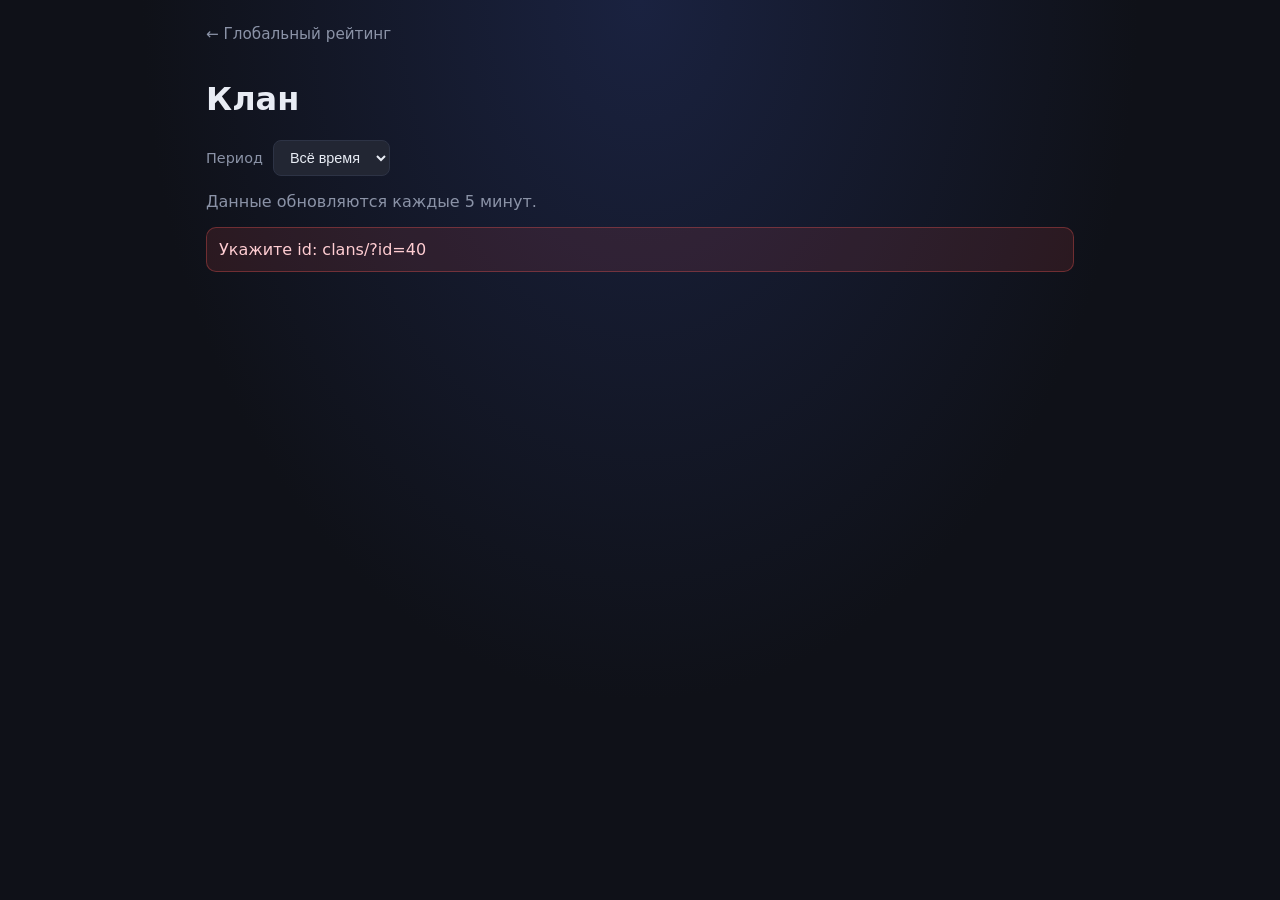
<file: stats/clans/index.html>
<!DOCTYPE html>
<html lang="ru">
<head>
  <meta charset="UTF-8">
  <meta name="viewport" content="width=device-width, initial-scale=1.0">
  <title>Клан — Agar.su</title>
  <link id="pageIcon" rel="icon" type="image/png" href="https://agar.su/skins/4.png">
  <style>
    :root {
      --bg: #0f1118; --panel: #1a1d28; --panel2: #222633; --text: #e8ecf4;
      --muted: #8b93a7; --accent: #5b8cff; --border: #2d3345; --gold: #ffd54f;
      --clan: #81c784;
    }
    * { box-sizing: border-box; }
    body {
      margin: 0; font-family: "Segoe UI", system-ui, sans-serif;
      background: radial-gradient(ellipse at top, #1a2240 0%, var(--bg) 55%);
      color: var(--text); min-height: 100vh;
    }
    body.has-stats-bg {
      background:
        linear-gradient(180deg, rgba(10, 13, 20, 0.62), rgba(10, 13, 20, 0.82)),
        var(--stats-bg-image) center / cover no-repeat fixed;
    }
    .wrap { max-width: 900px; margin: 0 auto; padding: 24px 16px 48px; }
    a { color: var(--accent); text-decoration: none; }
    a:hover { text-decoration: underline; }
    .card {
      background: var(--panel); border: 1px solid var(--border);
      border-radius: 14px; overflow: hidden; margin-bottom: 18px;
    }
    .card h2 {
      margin: 0; padding: 16px 18px; background: var(--panel2);
      border-bottom: 1px solid var(--border); font-size: 1rem;
    }
    .card-body { padding: 16px 18px; }
    table { width: 100%; border-collapse: collapse; }
    th, td { padding: 10px 14px; text-align: left; border-bottom: 1px solid var(--border); }
    th { color: var(--muted); font-size: 0.78rem; text-transform: uppercase; }
    .pts { color: var(--accent); font-weight: 700; }
    .pts.rank-gold { color: gold; }
    .pts.rank-silver { color: #a8a7a4; }
    .pts.rank-bronze { color: #cb7821; }
    .muted { color: var(--muted); }
    .err {
      color: #ffcdd2; background: rgba(239,83,80,.12);
      border: 1px solid rgba(239,83,80,.35); padding: 12px; border-radius: 10px;
    }
    .profile-head { display: flex; flex-wrap: wrap; gap: 14px; align-items: center; margin-bottom: 8px; }
    .avatar {
      width: 72px; height: 72px; border-radius: 50%; border: 2px solid var(--border);
      object-fit: cover; flex-shrink: 0; background: var(--panel2);
      background-size: cover; background-position: center; background-repeat: no-repeat;
      overflow: hidden;
    }
    .profile-nick { font-size: 1.4rem; font-weight: 700; color: var(--clan); }
    .profile-nick.rank-gold { color: gold; }
    .profile-nick.rank-silver { color: #a8a7a4; }
    .profile-nick.rank-bronze { color: #cb7821; }
    .btn {
      padding: 8px 14px; border-radius: 8px; border: 1px solid var(--border);
      background: var(--panel2); color: var(--text); cursor: pointer; font-size: 0.9rem;
    }
    .btn:hover { border-color: var(--accent); }
    .btn.ok { border-color: #4caf50; color: #a5d6a7; }
    .period-row {
      display: flex; flex-wrap: wrap; gap: 10px; align-items: center;
      margin: 0 0 16px;
    }
    .period-row label { color: var(--muted); font-size: 0.9rem; }
    .period-row select {
      background: var(--panel2); color: var(--text); border: 1px solid var(--border);
      border-radius: 8px; padding: 8px 12px; font-size: 0.9rem;
    }
    .srv-link { color: var(--text); text-decoration: none; }
    .srv-link:hover { color: var(--accent); text-decoration: none; }
    a.back { color: var(--muted); text-decoration: none; font-size: 0.95rem; display: inline-block; margin-bottom: 16px; }
    a.back:hover { color: var(--accent); }
  </style>
</head>
<body>
  <div class="wrap">
    <a href="../" class="back">← Глобальный рейтинг</a>
    <div id="head"><h1>Клан</h1></div>
    <div class="period-row">
      <label for="profilePeriod">Период</label>
      <select id="profilePeriod">
        <option value="alltime" selected>Всё время</option>
        <option value="year">Год</option>
        <option value="today">Сегодня</option>
        <option value="yesterday">Вчера</option>
      </select>
    </div>
    <p class="muted" id="subNote">Данные обновляются каждые 5 минут.</p>
    <div id="content"><p class="muted">Загрузка…</p></div>
  </div>

  <script src="../config.js"></script>
  <script src="../skins.js?v=3"></script>
  <script src="../statsbg.js?v=1"></script>
  <script>
    const API = window.STATS_API || "https://agar.su/stats-api";
    const REFRESH_MS = window.STATS_REFRESH_MS || 300000;
    const { loadSkins, resolveAvatar, avatarHtml, setFavicon } = window.statsSkins;
    const serverUrl = window.statsServerUrl;

    function esc(s) {
      return String(s ?? "").replace(/&/g,"&amp;").replace(/</g,"&lt;").replace(/>/g,"&gt;");
    }

    function serverCell(sid, name) {
      const label = esc(name || sid);
      if (!sid || !serverUrl) return label;
      return `<a href="${esc(serverUrl(sid))}" class="srv-link">${label}</a>`;
    }

    function currentProfileLink(id) {
      return window.statsClanProfileUrl(id);
    }

    async function copyLink(id) {
      const url = currentProfileLink(id);
      try {
        await navigator.clipboard.writeText(url);
        const btn = document.getElementById("copyBtn");
        if (btn) { btn.textContent = "Скопировано!"; btn.classList.add("ok"); setTimeout(() => { btn.textContent = "Копировать ссылку"; btn.classList.remove("ok"); }, 2000); }
      } catch {
        prompt("Скопируйте ссылку:", url);
      }
    }

    function nickRankClass(stats) {
      const r = Number(stats && stats.globalRank);
      if (r < 1 || r > 3) return "";
      if (r === 1) return "rank-gold";
      if (r === 2) return "rank-silver";
      if (r === 3) return "rank-bronze";
      return "";
    }

    function setPageMeta(stats, clan, avatarUrl) {
      const rank = stats.globalRank;
      const rankPart = rank ? "#" + rank + " " : "";
      document.title = rankPart + clan + " — Клан · Agar.su";

      const iconUrl = avatarUrl || window.DEFAULT_SKIN_URL || "https://agar.su/skins/4.png";
      setFavicon(iconUrl);
    }

    function formatGlobalRank(stats) {
      if (!stats.globalRank) return '<span class="muted">—</span>';
      const total = stats.globalRankTotal ? ` <span class="muted">из ${stats.globalRankTotal} кланов</span>` : "";
      const rankCls = nickRankClass(stats);
      return `<span class="pts ${rankCls}">${stats.globalRank}</span>${total}`;
    }

    const PERIOD_LABELS = {
      today: "Сегодня",
      yesterday: "Вчера",
      year: "Год",
      alltime: "Всё время",
    };

    function render(stats) {
      const id = stats.id || stats.uid;
      const clan = stats.clan || "—";
      const ava = resolveAvatar(stats);
      setPageMeta(stats, clan, ava);
      const period = stats.period || "alltime";

      const head = document.getElementById("head");
      const rankCls = nickRankClass(stats);
      head.innerHTML = `
        <div class="profile-head">
          ${avatarHtml(ava)}
          <div>
            <div class="profile-nick ${rankCls}">${esc(clan)}</div>
          </div>
          <button class="btn" id="copyBtn" type="button">Копировать ссылку</button>
        </div>`;
      document.getElementById("copyBtn").onclick = () => copyLink(id);

      const members = (stats.members || []).filter(Boolean);
      const recList = Object.values(stats.records || {});
      let html = `<div class="card"><h2>Статистика клана · ${esc(PERIOD_LABELS[period] || period)}</h2><div class="card-body">`;
      html += `<p><strong>Место в рейтинге (${esc(PERIOD_LABELS[period] || period)}):</strong> ${formatGlobalRank(stats)}</p>`;
      const maxPts = Number(stats.maxPoints) || 150;
      html += `<p><strong>Очки за период:</strong> <span class="pts">${Number(stats.points) || 0}</span> <span class="muted">из ${maxPts}</span></p>`;
      html += `<p><strong>Лучший рекорд за период:</strong> ${Number(stats.bestScore) || 0}</p>`;
      if (members.length) {
        html += `<p><strong>Участники в топе:</strong> ${members.map((m) => esc(m)).join(", ")}</p>`;
      }
      html += `</div></div>`;

      if (stats.lastPoll && stats.lastPoll.servers) {
        const rows = Object.entries(stats.lastPoll.servers);
        if (rows.length) {
          html += `<div class="card"><h2>Последнее обновление</h2><div class="card-body"><table>
            <thead><tr><th>Сервер</th><th>Место</th><th>Рекорд</th><th>Ник</th><th>Очки</th></tr></thead><tbody>`;
          rows.forEach(([sid, r]) => {
            html += `<tr><td>${serverCell(sid, r.serverName || sid)}</td><td>${r.rank || "—"}</td>
              <td class="pts">${r.score || 0}</td><td>${esc(r.nick || "—")}</td><td>${r.points || 0}</td></tr>`;
          });
          html += "</tbody></table></div></div>";
        }
      }

      html += `<div class="card"><h2>Рекорды по серверам · ${esc(PERIOD_LABELS[period] || period)}</h2><div class="card-body">`;
      if (!recList.length) {
        html += '<p class="muted">Нет данных по серверам за этот период.</p>';
      } else {
        html += '<table><thead><tr><th>Сервер</th><th>Тип</th><th>Рекорд</th><th>Ник</th><th>Место</th><th>Статус</th></tr></thead><tbody>';
        recList.forEach((r) => {
          const label = r.scoreLabel || "Масса";
          const has = r.hasRecord === true || (Number(r.score) || 0) > 0;
          html += `<tr>
            <td>${serverCell(r.serverId, r.serverName || r.serverId)}</td>
            <td class="muted">${esc(label)}</td>
            <td class="pts">${has ? (r.score || 0) : "—"}</td>
            <td>${has ? esc(r.nick || "—") : '<span class="muted">—</span>'}</td>
            <td>${has && r.rank ? r.rank : "—"}</td>
            <td>${has ? '<span style="color:#a5d6a7">есть</span>' : '<span class="muted">нет</span>'}</td>
          </tr>`;
        });
        html += "</tbody></table>";
      }
      html += "</div></div>";
      return html;
    }

    async function load(id, forceSkins) {
      const box = document.getElementById("content");
      if (!box.dataset.loaded) box.innerHTML = '<p class="muted">Загрузка…</p>';
      const period = document.getElementById("profilePeriod")?.value || "alltime";
      history.replaceState(null, "", "?id=" + encodeURIComponent(id) + "&period=" + encodeURIComponent(period));
      try {
        await loadSkins(forceSkins);
        const res = await fetch(
          API + "/api/clan/" + encodeURIComponent(id) + "?period=" + encodeURIComponent(period),
          { cache: "no-store" }
        );
        if (!res.ok) throw new Error(res.status === 404 ? "Клан не найден" : "HTTP " + res.status);
        const data = await res.json();
        box.innerHTML = render(data);
        if (typeof applyStatsBgForNick === "function") {
          await applyStatsBgForNick(data.clan || data.nick || "");
        } else if (data.statsBgUrl && typeof applyStatsBodyBackground === "function") {
          applyStatsBodyBackground(data.statsBgUrl);
        }
        box.dataset.loaded = "1";
      } catch (e) {
        box.innerHTML = '<div class="err">' + esc(e.message) + '</div>';
      }
    }

    const q = new URLSearchParams(location.search);
    const qId = q.get("id");
    const qPeriod = q.get("period");
    if (qPeriod && document.getElementById("profilePeriod")) {
      document.getElementById("profilePeriod").value = qPeriod;
    }
    document.getElementById("profilePeriod")?.addEventListener("change", () => {
      if (qId) load(qId, false);
    });
    if (qId) {
      load(qId, true);
      setInterval(() => load(qId, false), REFRESH_MS);
    } else {
      document.getElementById("content").innerHTML = '<div class="err">Укажите id: clans/?id=40</div>';
    }
  </script>
</body>
</html>
</file>
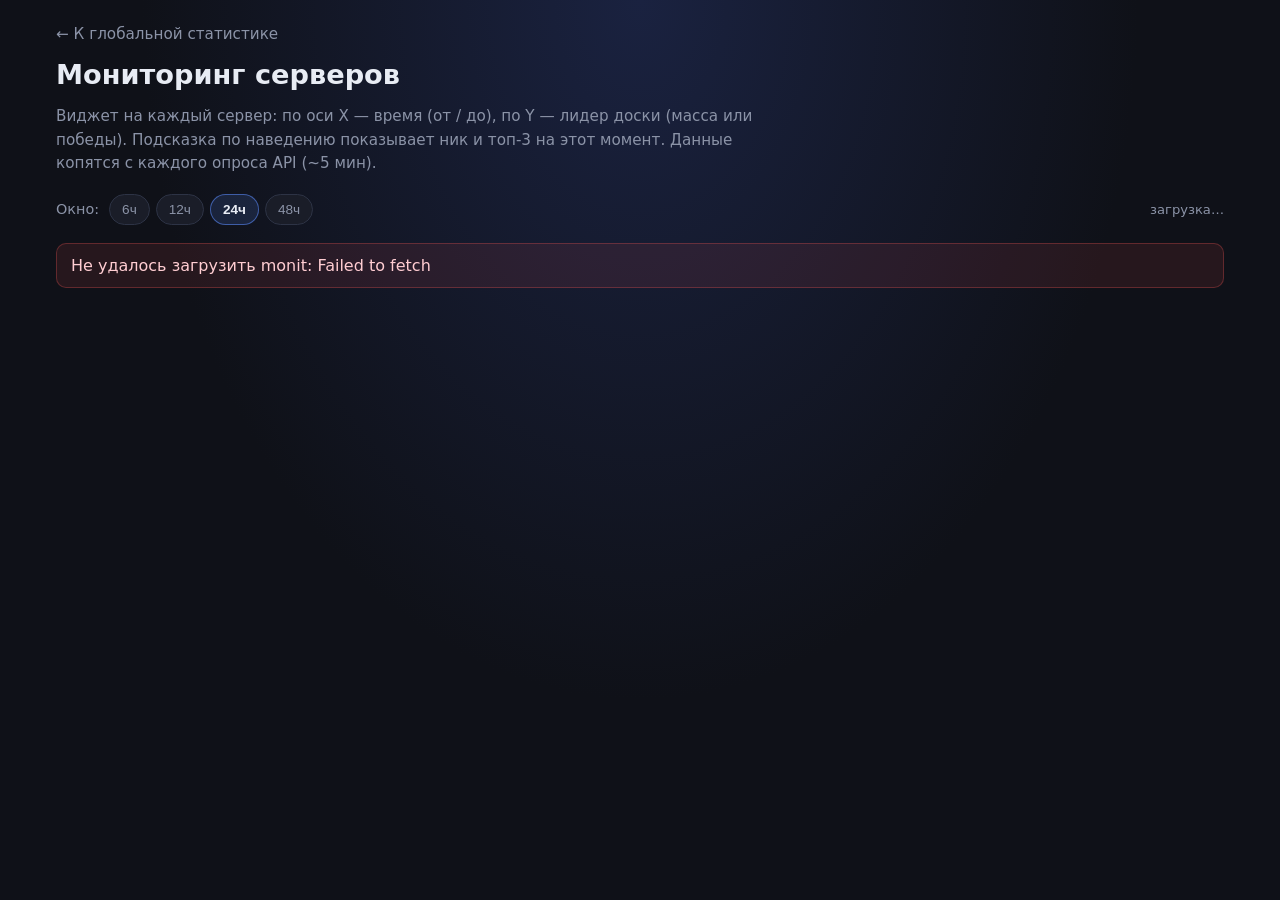
<file: stats/monit/index.html>
<!DOCTYPE html>
<html lang="ru">
<head>
  <meta charset="UTF-8">
  <meta name="viewport" content="width=device-width, initial-scale=1.0">
  <title>Мониторинг серверов — Agar.su</title>
  <link rel="icon" href="https://agar.su/icon.svg" type="image/x-icon">
  <style>
    :root {
      --bg: #0f1118; --panel: #1a1d28; --panel2: #222633; --text: #e8ecf4;
      --muted: #8b93a7; --accent: #5b8cff; --ok: #4caf50; --bad: #ef5350;
      --border: #2d3345; --up: #66bb6a; --down: #ef5350; --flat: #8b93a7;
    }
    * { box-sizing: border-box; }
    body {
      margin: 0; font-family: "Segoe UI", system-ui, sans-serif;
      background: radial-gradient(ellipse at top, #1a2240 0%, var(--bg) 55%);
      color: var(--text); min-height: 100vh;
    }
    .wrap { max-width: 1200px; margin: 0 auto; padding: 24px 16px 48px; }
    a.back { color: var(--muted); text-decoration: none; font-size: 0.95rem; display: inline-block; margin-bottom: 16px; }
    a.back:hover { color: var(--accent); }
    h1 { margin: 0 0 8px; font-size: 1.7rem; }
    .sub { color: var(--muted); margin-bottom: 18px; font-size: 0.95rem; line-height: 1.55; max-width: 720px; }
    .toolbar {
      display: flex; flex-wrap: wrap; gap: 10px; align-items: center;
      margin-bottom: 18px;
    }
    .toolbar label { color: var(--muted); font-size: 0.9rem; }
    .hours {
      display: inline-flex; flex-wrap: wrap; gap: 6px;
    }
    .hours button {
      border: 1px solid var(--border); background: var(--panel); color: var(--muted);
      border-radius: 999px; padding: 7px 12px; font-size: 0.85rem; cursor: pointer;
    }
    .hours button:hover { border-color: var(--accent); color: var(--text); }
    .hours button.active {
      background: rgba(91,140,255,.14); border-color: rgba(91,140,255,.55);
      color: var(--text); font-weight: 600;
    }
    .meta { color: var(--muted); font-size: 0.82rem; margin-left: auto; }
    .grid {
      display: grid;
      grid-template-columns: repeat(2, minmax(0, 1fr));
      gap: 16px;
    }
    @media (max-width: 900px) { .grid { grid-template-columns: 1fr; } }
    .card {
      background: var(--panel); border: 1px solid var(--border); border-radius: 14px;
      overflow: hidden; box-shadow: 0 12px 40px rgba(0,0,0,.25);
    }
    .card-head {
      display: flex; align-items: flex-start; justify-content: space-between; gap: 10px;
      padding: 14px 16px; background: var(--panel2); border-bottom: 1px solid var(--border);
    }
    .card-head h2 { margin: 0; font-size: 1rem; }
    .card-head .kind { color: var(--muted); font-size: 0.78rem; margin-top: 4px; }
    .trend {
      font-size: 0.82rem; font-weight: 700; white-space: nowrap;
      padding: 4px 10px; border-radius: 999px; border: 1px solid var(--border);
    }
    .trend.up { color: var(--up); border-color: rgba(102,187,106,.35); background: rgba(102,187,106,.08); }
    .trend.down { color: var(--down); border-color: rgba(239,83,80,.35); background: rgba(239,83,80,.08); }
    .trend.flat { color: var(--flat); }
    .chart-wrap { position: relative; padding: 8px 8px 4px; }
    canvas.chart {
      width: 100%; height: 160px; display: block; cursor: crosshair;
    }
    .foot {
      display: flex; justify-content: space-between; gap: 10px; flex-wrap: wrap;
      padding: 0 16px 14px; color: var(--muted); font-size: 0.8rem;
    }
    .foot strong { color: var(--text); }
    .tip {
      position: absolute; pointer-events: none; z-index: 2;
      background: rgba(15,17,24,.94); border: 1px solid var(--border);
      border-radius: 10px; padding: 8px 10px; font-size: 0.78rem;
      color: var(--text); max-width: 220px; display: none;
      box-shadow: 0 8px 24px rgba(0,0,0,.35);
    }
    .tip .t-time { color: var(--muted); margin-bottom: 4px; }
    .tip .t-nick { font-weight: 700; }
    .tip .t-score { color: var(--accent); }
    .empty { padding: 28px 16px; text-align: center; color: var(--muted); font-size: 0.9rem; }
    .err { color: #ffcdd2; background: rgba(239,83,80,.1); border: 1px solid rgba(239,83,80,.3);
      padding: 12px 14px; border-radius: 10px; margin-bottom: 16px; }
  </style>
</head>
<body>
  <div class="wrap">
    <a class="back" id="back" href="../">← К глобальной статистике</a>
    <h1>Мониторинг серверов</h1>
    <p class="sub">
      Виджет на каждый сервер: по оси X — время (от / до), по Y — лидер доски
      (масса или победы). Подсказка по наведению показывает ник и топ-3 на этот момент.
      Данные копятся с каждого опроса API (~5 мин).
    </p>

    <div class="toolbar">
      <label>Окно:</label>
      <div class="hours" id="hours">
        <button type="button" data-h="6">6ч</button>
        <button type="button" data-h="12">12ч</button>
        <button type="button" data-h="24" class="active">24ч</button>
        <button type="button" data-h="48">48ч</button>
      </div>
      <div class="meta" id="meta">загрузка…</div>
    </div>

    <div id="err" class="err" hidden></div>
    <div class="grid" id="grid"></div>
  </div>

  <script src="../config.js"></script>
  <script>
    (function () {
      const API = window.STATS_API || "https://api.agar.su/stats-api";
      const grid = document.getElementById("grid");
      const metaEl = document.getElementById("meta");
      const errEl = document.getElementById("err");
      const hoursEl = document.getElementById("hours");
      const back = document.getElementById("back");
      if (typeof window.statsBaseUrl === "function") {
        back.href = window.statsBaseUrl();
      }

      let hours = 24;
      let refreshTimer = null;

      function fmtTime(iso) {
        if (!iso) return "—";
        const d = new Date(iso);
        if (isNaN(d)) return "—";
        return d.toLocaleString("ru-RU", {
          timeZone: "Europe/Moscow",
          day: "2-digit", month: "2-digit",
          hour: "2-digit", minute: "2-digit",
        });
      }

      function fmtScore(n, kind) {
        const v = Number(n) || 0;
        if (kind === "score") return String(v);
        return v.toLocaleString("ru-RU");
      }

      function trendLabel(srv) {
        const d = Number(srv.delta) || 0;
        const sign = d > 0 ? "+" : "";
        const arrow = srv.trend === "up" ? "↑" : srv.trend === "down" ? "↓" : "→";
        return arrow + " " + sign + fmtScore(d, srv.kind);
      }

      function drawChart(canvas, srv) {
        const pts = srv.points || [];
        const tip = canvas.parentElement.querySelector(".tip");
        const dpr = Math.max(1, window.devicePixelRatio || 1);
        const cssW = canvas.clientWidth || 400;
        const cssH = canvas.clientHeight || 160;
        canvas.width = Math.floor(cssW * dpr);
        canvas.height = Math.floor(cssH * dpr);
        const ctx = canvas.getContext("2d");
        ctx.setTransform(dpr, 0, 0, dpr, 0, 0);

        const pad = { l: 8, r: 8, t: 18, b: 22 };
        const w = cssW - pad.l - pad.r;
        const h = cssH - pad.t - pad.b;

        ctx.clearRect(0, 0, cssW, cssH);
        ctx.fillStyle = "rgba(255,255,255,0.03)";
        ctx.fillRect(pad.l, pad.t, w, h);

        if (pts.length < 1) {
          ctx.fillStyle = "#8b93a7";
          ctx.font = "13px Segoe UI, sans-serif";
          ctx.textAlign = "center";
          ctx.fillText("Пока нет точек — подождите первый poll", cssW / 2, cssH / 2);
          return;
        }

        const times = pts.map((p) => Date.parse(p.t));
        const scores = pts.map((p) => Number(p.score) || 0);
        let minS = Math.min(...scores);
        let maxS = Math.max(...scores);
        if (minS === maxS) { minS = Math.max(0, minS - 1); maxS = maxS + 1; }
        const minT = times[0];
        const maxT = times[times.length - 1] || minT + 1;

        const xAt = (t) => pad.l + ((t - minT) / (maxT - minT || 1)) * w;
        const yAt = (s) => pad.t + h - ((s - minS) / (maxS - minS || 1)) * h;

        ctx.strokeStyle = "rgba(45,51,69,.9)";
        ctx.lineWidth = 1;
        for (let i = 0; i <= 3; i++) {
          const y = pad.t + (h * i) / 3;
          ctx.beginPath(); ctx.moveTo(pad.l, y); ctx.lineTo(pad.l + w, y); ctx.stroke();
        }

        const grad = ctx.createLinearGradient(0, pad.t, 0, pad.t + h);
        const up = (Number(srv.delta) || 0) >= 0;
        grad.addColorStop(0, up ? "rgba(102,187,106,.28)" : "rgba(239,83,80,.28)");
        grad.addColorStop(1, "rgba(91,140,255,0)");

        ctx.beginPath();
        pts.forEach((p, i) => {
          const x = xAt(times[i]);
          const y = yAt(scores[i]);
          if (i === 0) ctx.moveTo(x, y); else ctx.lineTo(x, y);
        });
        ctx.strokeStyle = up ? "#66bb6a" : "#ef5350";
        ctx.lineWidth = 2;
        ctx.stroke();

        ctx.lineTo(xAt(times[times.length - 1]), pad.t + h);
        ctx.lineTo(xAt(times[0]), pad.t + h);
        ctx.closePath();
        ctx.fillStyle = grad;
        ctx.fill();

        const labels = [];
        let prevNick = null;
        for (let i = 0; i < pts.length; i++) {
          const nick = pts[i].nick;
          if (!nick) continue;
          if (nick !== prevNick) {
            labels.push(i);
            prevNick = nick;
          }
        }
        const pick = labels.length <= 5
          ? labels
          : [labels[0], labels[Math.floor(labels.length / 2)], labels[labels.length - 1]];
        ctx.font = "11px Segoe UI, sans-serif";
        ctx.textAlign = "center";
        for (const i of pick) {
          const x = xAt(times[i]);
          const y = yAt(scores[i]);
          ctx.fillStyle = "#e8ecf4";
          ctx.beginPath(); ctx.arc(x, y, 3, 0, Math.PI * 2); ctx.fill();
          ctx.fillStyle = "#8b93a7";
          const text = String(pts[i].nick).slice(0, 14);
          ctx.fillText(text, Math.min(cssW - 30, Math.max(30, x)), Math.max(12, y - 8));
        }

        ctx.fillStyle = "#8b93a7";
        ctx.font = "11px Segoe UI, sans-serif";
        ctx.textAlign = "left";
        ctx.fillText(fmtTime(pts[0].t), pad.l, cssH - 6);
        ctx.textAlign = "right";
        ctx.fillText(fmtTime(pts[pts.length - 1].t), pad.l + w, cssH - 6);

        canvas.onmousemove = (ev) => {
          const rect = canvas.getBoundingClientRect();
          const mx = ev.clientX - rect.left;
          let best = 0;
          let bestDist = Infinity;
          for (let i = 0; i < times.length; i++) {
            const dx = Math.abs(xAt(times[i]) - mx);
            if (dx < bestDist) { bestDist = dx; best = i; }
          }
          const p = pts[best];
          const x = xAt(times[best]);
          const y = yAt(scores[best]);

          drawChart._last = { best };
          tip.style.display = "block";
          tip.style.left = Math.min(cssW - 180, Math.max(8, x + 10)) + "px";
          tip.style.top = Math.max(8, y - 10) + "px";
          const topLines = (p.top || [])
            .map((r, idx) => (idx + 1) + ". " + r.nick + " — " + fmtScore(r.score, srv.kind))
            .join("<br>");
          tip.innerHTML =
            '<div class="t-time">' + fmtTime(p.t) + "</div>" +
            '<div><span class="t-nick">' + (p.nick || "—") + "</span> · " +
            '<span class="t-score">' + fmtScore(p.score, srv.kind) + "</span> " +
            (srv.scoreLabel || "") + "</div>" +
            (topLines ? '<div style="margin-top:6px;color:#8b93a7">' + topLines + "</div>" : "");
        };
        canvas.onmouseleave = () => { tip.style.display = "none"; };
      }

      function render(data) {
        errEl.hidden = true;
        metaEl.textContent =
          "с " + fmtTime(data.from) + " по " + fmtTime(data.to) +
          " · точек на сервер до ~" + Math.round((data.hours || hours) * 12);

        const servers = data.servers || [];
        if (!servers.length) {
          grid.innerHTML = '<div class="empty">История ещё пустая — после ближайших опросов API появятся графики.</div>';
          return;
        }

        const order = ["ffa", "exp", "ms", "pvp1", "pvp2", "tournament", "tournament2"];
        servers.sort((a, b) => {
          const ia = order.indexOf(a.id); const ib = order.indexOf(b.id);
          return (ia < 0 ? 99 : ia) - (ib < 0 ? 99 : ib);
        });

        grid.innerHTML = "";
        for (const srv of servers) {
          const card = document.createElement("div");
          card.className = "card";
          card.innerHTML =
            '<div class="card-head">' +
              "<div><h2>" + escapeHtml(srv.name || srv.id) + "</h2>" +
              '<div class="kind">' + escapeHtml(srv.scoreLabel || "") +
              (srv.lastNick ? " · сейчас: " + escapeHtml(srv.lastNick) : "") +
              "</div></div>" +
              '<div class="trend ' + escapeHtml(srv.trend || "flat") + '">' +
                escapeHtml(trendLabel(srv)) +
              "</div>" +
            "</div>" +
            '<div class="chart-wrap"><canvas class="chart"></canvas><div class="tip"></div></div>' +
            '<div class="foot">' +
              "<span>лидер: <strong>" + escapeHtml(fmtScore(srv.lastScore, srv.kind)) + "</strong></span>" +
              "<span>на доске: <strong>" + escapeHtml(String(srv.lastN || 0)) + "</strong></span>" +
              "<span>точек: <strong>" + escapeHtml(String((srv.points || []).length)) + "</strong></span>" +
            "</div>";
          grid.appendChild(card);
          const canvas = card.querySelector("canvas");
          requestAnimationFrame(() => drawChart(canvas, srv));
        }
      }

      function escapeHtml(s) {
        return String(s ?? "")
          .replace(/&/g, "&amp;")
          .replace(/</g, "&lt;")
          .replace(/>/g, "&gt;")
          .replace(/"/g, "&quot;");
      }

      async function load() {
        try {
          const res = await fetch(API + "/api/monit?hours=" + hours, { cache: "no-store" });
          if (!res.ok) throw new Error("HTTP " + res.status);
          const data = await res.json();
          render(data);
        } catch (e) {
          errEl.hidden = false;
          errEl.textContent = "Не удалось загрузить monit: " + (e.message || e);
        }
      }

      hoursEl.addEventListener("click", (ev) => {
        const btn = ev.target.closest("button[data-h]");
        if (!btn) return;
        hours = Number(btn.dataset.h) || 24;
        hoursEl.querySelectorAll("button").forEach((b) => b.classList.toggle("active", b === btn));
        load();
      });

      window.addEventListener("resize", () => {

        clearTimeout(window.__monitResize);
        window.__monitResize = setTimeout(load, 200);
      });

      load();
      const ms = Number(window.STATS_REFRESH_MS) || 300000;
      refreshTimer = setInterval(load, ms);
    })();
  </script>
</body>
</html>
</file>
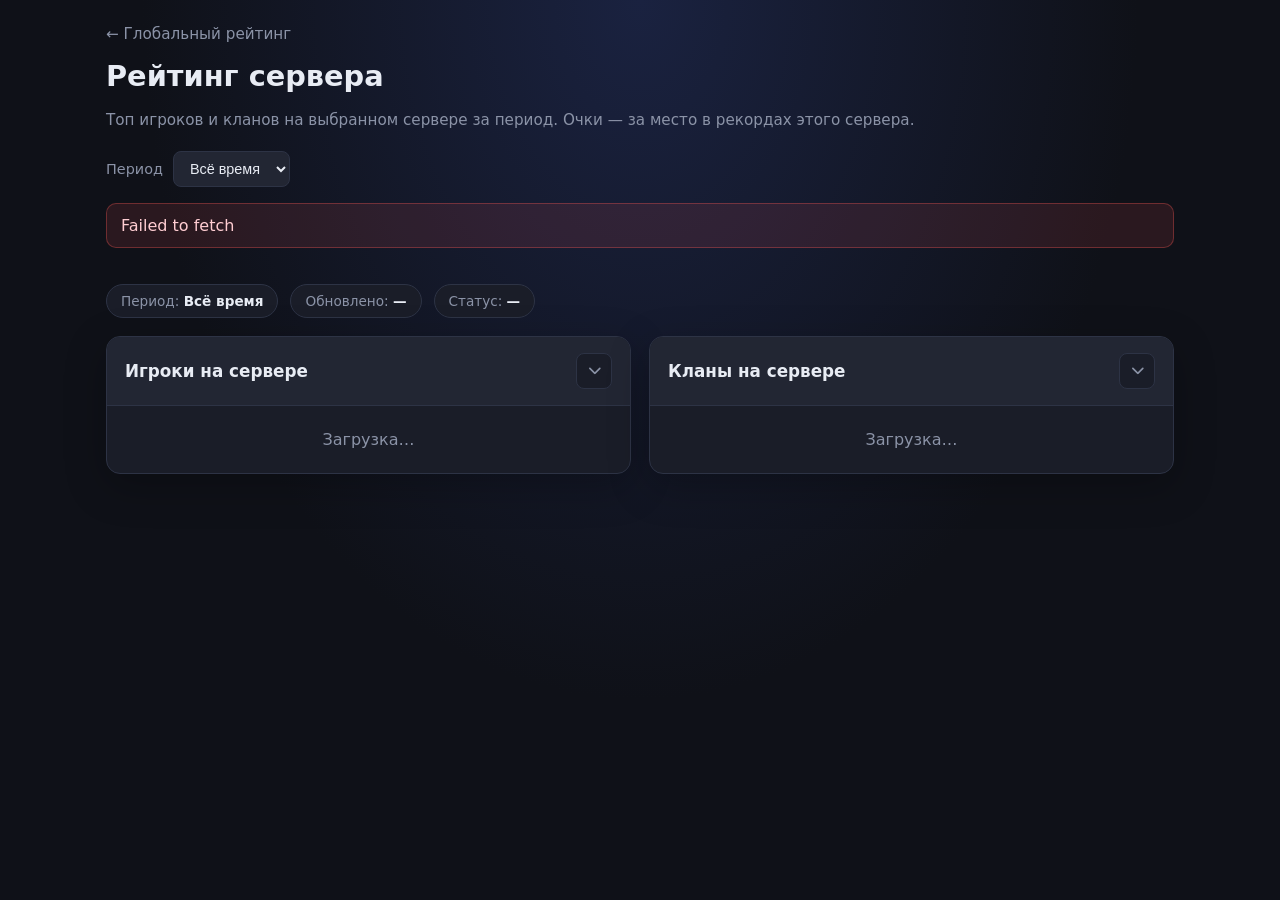
<file: stats/servers/index.html>
<!DOCTYPE html>
<html lang="ru">
<head>
  <meta charset="UTF-8">
  <meta name="viewport" content="width=device-width, initial-scale=1.0">
  <title>Рейтинг сервера — Agar.su</title>
  <link rel="icon" href="https://agar.su/icon.svg" type="image/x-icon">
  <link rel="stylesheet" href="/fonts/fa/all.min.css?v=1">
  <style>
    :root {
      --bg: #0f1118; --panel: #1a1d28; --panel2: #222633; --text: #e8ecf4;
      --muted: #8b93a7; --accent: #5b8cff; --gold: #ffd54f; --silver: #cfd8dc;
      --bronze: #ffab40; --border: #2d3345; --ok: #4caf50; --bad: #ef5350;
    }
    * { box-sizing: border-box; }
    body {
      margin: 0; font-family: "Segoe UI", system-ui, sans-serif;
      background: radial-gradient(ellipse at top, #1a2240 0%, var(--bg) 55%);
      color: var(--text); min-height: 100vh;
    }
    .wrap { max-width: 1100px; margin: 0 auto; padding: 24px 16px 48px; }
    a.back { color: var(--muted); text-decoration: none; font-size: 0.95rem; display: inline-block; margin-bottom: 16px; }
    a.back:hover { color: var(--accent); }
    h1 { margin: 0 0 8px; font-size: 1.8rem; }
    .sub { color: var(--muted); margin-bottom: 18px; font-size: 0.95rem; line-height: 1.6; }
    .period-row {
      display: flex; align-items: center; gap: 10px; margin-bottom: 16px;
    }
    .period-row label { color: var(--muted); font-size: 0.9rem; }
    .period-row select {
      background: var(--panel2); color: var(--text); border: 1px solid var(--border);
      border-radius: 8px; padding: 8px 12px; font-size: 0.9rem;
    }
    .meta { display: flex; flex-wrap: wrap; gap: 12px; margin-bottom: 18px; }
    .pill {
      background: var(--panel); border: 1px solid var(--border); border-radius: 999px;
      padding: 8px 14px; font-size: 0.85rem; color: var(--muted);
    }
    .pill strong { color: var(--text); }
    .pill.bad-pill { border-color: rgba(239,83,80,.35); color: #ffcdd2; }
    .srv-nav {
      display: flex; flex-wrap: wrap; gap: 8px; margin-bottom: 20px;
    }
    .srv-tab {
      padding: 8px 14px; border-radius: 999px; border: 1px solid var(--border);
      background: var(--panel); color: var(--muted); text-decoration: none; font-size: 0.88rem;
      transition: border-color .15s, color .15s, background .15s;
    }
    .srv-tab:hover { border-color: var(--accent); color: var(--text); }
    .srv-tab.active {
      border-color: rgba(91,140,255,.55); color: var(--accent); background: rgba(91,140,255,.1);
    }
    .srv-tab .dot {
      display: inline-block; width: 7px; height: 7px; border-radius: 50%; margin-right: 6px;
      vertical-align: middle;
    }
    .srv-tab .dot.ok { background: var(--ok); }
    .srv-tab .dot.bad { background: var(--bad); }
    .grid { display: grid; grid-template-columns: 1fr 1fr; gap: 18px; }
    @media (max-width: 900px) { .grid { grid-template-columns: 1fr; } }
    .card {
      background: var(--panel); border: 1px solid var(--border); border-radius: 14px;
      overflow: hidden; box-shadow: 0 12px 40px rgba(0,0,0,.25);
    }
    .card-head {
      display: flex; align-items: center; justify-content: space-between; gap: 12px;
      padding: 16px 18px; background: var(--panel2); border-bottom: 1px solid var(--border);
    }
    .card-head h2 { margin: 0; font-size: 1.05rem; flex: 1; }
    .toggle-list {
      display: inline-flex; align-items: center; justify-content: center;
      width: 36px; height: 36px; padding: 0; border-radius: 8px;
      border: 1px solid var(--border); background: var(--panel);
      color: var(--muted); cursor: pointer; flex-shrink: 0;
    }
    .toggle-list:hover { border-color: var(--accent); color: var(--accent); }
    .toggle-list[aria-expanded="true"] { color: var(--accent); border-color: rgba(91,140,255,.45); }
    .toggle-list[aria-expanded="true"] i { transform: rotate(180deg); }
    .toggle-list i { transition: transform .2s ease; }
    .rank-wrap { min-height: 120px; }
    .rank-panel { --rank-row-h: 46px; padding: 20px 24px 24px; }
    .rank-head {
      padding: 0 8px 12px; border-bottom: 1px solid var(--border); margin-bottom: 6px;
    }
    .rank-row {
      display: grid;
      grid-template-columns: 44px minmax(0, 1fr) 72px 58px;
      column-gap: 14px; align-items: center; min-height: var(--rank-row-h);
      padding: 0 8px; border-radius: 8px;
    }
    .rank-row.head {
      min-height: 32px; font-size: 0.76rem; font-weight: 600;
      text-transform: uppercase; letter-spacing: .04em; color: var(--muted);
    }
    .rank-row.head span:nth-child(n+3),
    .rank-row .c-score,
    .rank-row .c-pts { text-align: right; }
    .rank-body {
      height: calc(var(--rank-row-h) * 10); overflow: hidden;
      padding: 0 2px 0 8px; border-bottom: 1px solid var(--border);
    }
    .rank-panel.is-expanded .rank-body {
      overflow-y: auto; padding-right: 4px;
      scrollbar-width: thin; scrollbar-color: rgba(139,147,167,.45) transparent;
    }
    .rank-panel.is-expanded .rank-body::-webkit-scrollbar { width: 6px; }
    .rank-panel.is-expanded .rank-body::-webkit-scrollbar-thumb {
      background: rgba(139,147,167,.45); border-radius: 999px;
    }
    .rank-rows .rank-row { border-bottom: 1px solid rgba(45, 51, 69, .65); }
    .rank-rows .rank-row:hover { background: rgba(91,140,255,.06); }
    .rank-panel:not(.is-expanded) .rank-rows .rank-row:nth-child(n+11) { display: none; }
    .rank-panel.is-expanded .rank-head { padding-right: 16px; }
    .c-name { min-width: 0; overflow: hidden; text-overflow: ellipsis; white-space: nowrap; }
    .rank { font-weight: 700; }
    .rank-1 { color: var(--gold); } .rank-2 { color: var(--silver); } .rank-3 { color: var(--bronze); }
    .pts { font-weight: 700; color: var(--accent); }
    .score { color: var(--muted); font-size: 0.9rem; }
    .nick-link { color: var(--text); text-decoration: none; }
    .nick-link:hover { color: var(--accent); }
    .clan-tag { color: #81c784; }
    .loading { color: var(--muted); padding: 24px; text-align: center; }
    .err {
      background: rgba(239,83,80,.12); border: 1px solid rgba(239,83,80,.35);
      color: #ffcdd2; padding: 12px 14px; border-radius: 10px; margin-bottom: 16px; display: none;
    }
  </style>
</head>
<body>
  <div class="wrap">
    <a href="../" class="back">← Глобальный рейтинг</a>
    <h1 id="title">Рейтинг сервера</h1>
    <p class="sub" id="sub">Топ игроков и кланов на выбранном сервере за период.
    Очки — за место в рекордах этого сервера.</p>

    <div class="period-row">
      <label for="serverPeriod">Период</label>
      <select id="serverPeriod">
        <option value="alltime" selected>Всё время</option>
        <option value="year">Год</option>
        <option value="today">Сегодня</option>
        <option value="yesterday">Вчера</option>
      </select>
    </div>

    <div id="error" class="err"></div>
    <nav class="srv-nav" id="srvNav"></nav>

    <div class="meta">
      <div class="pill">Период: <strong id="periodLabel">Всё время</strong></div>
      <div class="pill">Обновлено: <strong id="updated">—</strong></div>
      <div class="pill" id="statusPill">Статус: <strong id="statusText">—</strong></div>
    </div>

    <div class="grid">
      <div class="card">
        <div class="card-head">
          <h2 id="playersTitle">Игроки на сервере</h2>
          <button type="button" class="toggle-list" id="togglePlayers" aria-expanded="false" hidden>
            <i class="fa-solid fa-chevron-down" aria-hidden="true"></i>
          </button>
        </div>
        <div id="playersWrap"><div class="loading">Загрузка…</div></div>
      </div>
      <div class="card">
        <div class="card-head">
          <h2 id="clansTitle">Кланы на сервере</h2>
          <button type="button" class="toggle-list" id="toggleClans" aria-expanded="false" hidden>
            <i class="fa-solid fa-chevron-down" aria-hidden="true"></i>
          </button>
        </div>
        <div id="clansWrap"><div class="loading">Загрузка…</div></div>
      </div>
    </div>
  </div>

  <script src="../config.js"></script>
  <script>
    const API = window.STATS_API || "https://agar.su/stats-api";
    const REFRESH_MS = window.STATS_REFRESH_MS || 300000;
    const TOP_COLLAPSED = 10;
    const profileUrl = window.statsProfileUrl;
    const clanProfileUrl = window.statsClanProfileUrl;
    const serverUrl = window.statsServerUrl;
    const PERIOD_LABELS = {
      today: "Сегодня",
      yesterday: "Вчера",
      year: "Год",
      alltime: "Всё время",
    };

    const state = {
      serverId: null,
      period: "alltime",
      scoreLabel: "Рекорд",
      serverList: [],
      players: [],
      clans: [],
      playersExpanded: false,
      clansExpanded: false,
    };

    function esc(s) {
      return String(s ?? "").replace(/&/g,"&amp;").replace(/</g,"&lt;").replace(/>/g,"&gt;");
    }

    function rankClass(n) {
      if (n === 1) return "rank rank-1";
      if (n === 2) return "rank rank-2";
      if (n === 3) return "rank rank-3";
      return "rank";
    }

    function nickCell(row) {
      const label = esc(row.nick);
      return row.id
        ? `<a href="${esc(profileUrl(row.id))}" class="nick-link">${label}</a>`
        : label;
    }

    function clanCell(row) {
      const label = esc(row.clan);
      return row.id
        ? `<a href="${esc(clanProfileUrl(row.id))}" class="nick-link clan-tag">${label}</a>`
        : `<span class="clan-tag">${label}</span>`;
    }

    function rankRowHtml(rank, nameHtml, score, points) {
      return `<div class="rank-row">
        <span class="${rankClass(rank)}">${rank}</span>
        <span class="c-name">${nameHtml}</span>
        <span class="c-score score">${score}</span>
        <span class="c-pts pts">${points}</span>
      </div>`;
    }

    function panelShell(kind, cols) {
      return `<div class="rank-wrap"><div class="rank-panel" id="${kind}Panel">
        <div class="rank-head"><div class="rank-row head">
          <span>#</span><span>${cols[0]}</span><span>${cols[1]}</span><span>${cols[2]}</span>
        </div></div>
        <div class="rank-body"><div class="rank-rows" id="${kind}Rows"></div></div>
      </div></div>`;
    }

    function ensurePanel(wrapId, kind, cols) {
      const wrap = document.getElementById(wrapId);
      const existing = wrap.querySelector(".rank-panel");
      if (existing) {
        const head = existing.querySelector(".rank-row.head");
        if (head) {
          head.innerHTML = `<span>#</span><span>${cols[0]}</span><span>${cols[1]}</span><span>${cols[2]}</span>`;
        }
        return;
      }
      wrap.innerHTML = panelShell(kind, cols);
      if (state[kind + "Expanded"]) {
        document.getElementById(kind + "Panel").classList.add("is-expanded");
      }
    }

    function syncToggle(btn, expanded, total) {
      if (!btn) return;
      btn.hidden = total <= TOP_COLLAPSED;
      btn.setAttribute("aria-expanded", expanded ? "true" : "false");
      btn.title = expanded ? "Свернуть до топ-10" : "Показать весь список";
      btn.setAttribute("aria-label", btn.title);
    }

    function paintLists() {
      const scoreCol = state.scoreLabel || "Рекорд";
      ensurePanel("playersWrap", "players", ["Ник", scoreCol, "Очки"]);
      ensurePanel("clansWrap", "clans", ["Клан", scoreCol, "Очки"]);

      document.getElementById("playersRows").innerHTML = state.players.length
        ? state.players.map((r) => rankRowHtml(r.rank, nickCell(r), r.score, r.points ?? 0)).join("")
        : '<div class="loading" style="padding:20px 8px">Нет игроков за этот период</div>';

      document.getElementById("clansRows").innerHTML = state.clans.length
        ? state.clans.map((r) => rankRowHtml(r.rank, clanCell(r), r.score, r.points ?? 0)).join("")
        : '<div class="loading" style="padding:20px 8px">Нет кланов за этот период</div>';

      ["players", "clans"].forEach((kind) => {
        const panel = document.getElementById(kind + "Panel");
        const items = state[kind];
        const expanded = state[kind + "Expanded"];
        panel.classList.toggle("is-expanded", expanded);
        syncToggle(document.getElementById("toggle" + kind[0].toUpperCase() + kind.slice(1)), expanded, items.length);
      });
    }

    function currentPeriod() {
      return document.getElementById("serverPeriod")?.value || state.period || "alltime";
    }

    function syncUrl() {
      const id = state.serverId;
      if (!id) return;
      const period = currentPeriod();
      const next = "#" + encodeURIComponent(id) + "?period=" + encodeURIComponent(period);
      // hash query: #ffa?period=year — fallback to search if needed
      const qs = new URLSearchParams(location.search);
      qs.set("period", period);
      history.replaceState(null, "", "?" + qs.toString() + "#" + encodeURIComponent(id));
    }

    function renderNav() {
      const nav = document.getElementById("srvNav");
      const period = currentPeriod();
      nav.innerHTML = state.serverList.map((s) => {
        const active = s.id === state.serverId ? " active" : "";
        const dot = s.ok ? "ok" : "bad";
        const link = "?" + new URLSearchParams({ period }).toString() + "#" + encodeURIComponent(s.id);
        return `<a href="${esc(link)}" class="srv-tab${active}" data-id="${esc(s.id)}">
          <span class="dot ${dot}"></span>${esc(s.name)}</a>`;
      }).join("");
    }

    function currentHashId() {
      const h = (location.hash || "").replace(/^#/, "").trim();
      return h || null;
    }

    async function loadServerList() {
      const res = await fetch(API + "/api/servers", { cache: "no-store" });
      if (!res.ok) throw new Error("HTTP " + res.status);
      const data = await res.json();
      state.serverList = data.servers || [];
      if (!state.serverList.length) throw new Error("нет серверов");
      if (!state.serverId || !state.serverList.some((s) => s.id === state.serverId)) {
        state.serverId = state.serverList[0].id;
      }
      return data.updatedAt;
    }

    async function loadServer(id) {
      const errEl = document.getElementById("error");
      errEl.style.display = "none";
      state.serverId = id;
      state.period = currentPeriod();
      state.playersExpanded = false;
      state.clansExpanded = false;

      try {
        if (!state.serverList.length) await loadServerList();

        const res = await fetch(
          API + "/api/server/" + encodeURIComponent(id)
            + "?period=" + encodeURIComponent(state.period)
            + "&limit=10000",
          { cache: "no-store" }
        );
        if (!res.ok) throw new Error(res.status === 404 ? "Сервер не найден" : "HTTP " + res.status);
        const data = await res.json();

        document.getElementById("title").textContent = data.name || id;
        document.title = (data.name || id) + " — Agar.su";
        const period = data.period || state.period;
        state.period = period;
        state.scoreLabel = data.scoreLabel || (data.kind === "score" ? "Побед" : "Масса");
        document.getElementById("periodLabel").textContent = PERIOD_LABELS[period] || period;
        document.getElementById("updated").textContent = data.updatedAt
          ? new Date(data.updatedAt).toLocaleString("ru-RU") : "—";
        document.getElementById("sub").textContent =
          "Топ игроков и кланов на этом сервере · " + (PERIOD_LABELS[period] || period)
          + ". Очки — за место в рекордах сервера за выбранный период.";
        document.getElementById("playersTitle").textContent =
          "Игроки · " + (PERIOD_LABELS[period] || period);
        document.getElementById("clansTitle").textContent =
          "Кланы · " + (PERIOD_LABELS[period] || period);

        const pill = document.getElementById("statusPill");
        const st = document.getElementById("statusText");
        if (data.ok) {
          pill.classList.remove("bad-pill");
          st.textContent = "онлайн";
        } else {
          pill.classList.add("bad-pill");
          st.textContent = data.error ? "ошибка" : "нет данных";
        }

        state.players = data.players || [];
        state.clans = data.clans || [];
        // reset panels so headers refresh with score label
        document.getElementById("playersWrap").innerHTML = "";
        document.getElementById("clansWrap").innerHTML = "";
        renderNav();
        paintLists();
        syncUrl();
      } catch (e) {
        errEl.textContent = "Не удалось загрузить: " + e.message;
        errEl.style.display = "block";
      }
    }

    async function init() {
      try {
        const q = new URLSearchParams(location.search);
        const qPeriod = q.get("period");
        if (qPeriod && PERIOD_LABELS[qPeriod]) {
          document.getElementById("serverPeriod").value = qPeriod;
          state.period = qPeriod;
        }
        await loadServerList();
        const id = currentHashId() || state.serverList[0].id;
        await loadServer(id);
      } catch (e) {
        const errEl = document.getElementById("error");
        errEl.textContent = e.message;
        errEl.style.display = "block";
      }
    }

    document.getElementById("serverPeriod").addEventListener("change", () => {
      if (state.serverId) loadServer(state.serverId);
    });

    document.getElementById("togglePlayers").addEventListener("click", () => {
      state.playersExpanded = !state.playersExpanded;
      document.getElementById("playersPanel").classList.toggle("is-expanded", state.playersExpanded);
      syncToggle(document.getElementById("togglePlayers"), state.playersExpanded, state.players.length);
      const body = document.querySelector("#playersPanel .rank-body");
      if (body) body.scrollTop = 0;
    });
    document.getElementById("toggleClans").addEventListener("click", () => {
      state.clansExpanded = !state.clansExpanded;
      document.getElementById("clansPanel").classList.toggle("is-expanded", state.clansExpanded);
      syncToggle(document.getElementById("toggleClans"), state.clansExpanded, state.clans.length);
      const body = document.querySelector("#clansPanel .rank-body");
      if (body) body.scrollTop = 0;
    });

    window.addEventListener("hashchange", () => {
      const id = currentHashId();
      if (id && id !== state.serverId) loadServer(id);
    });

    init();
    setInterval(() => {
      if (state.serverId) loadServer(state.serverId);
    }, REFRESH_MS);
  </script>
</body>
</html>
</file>
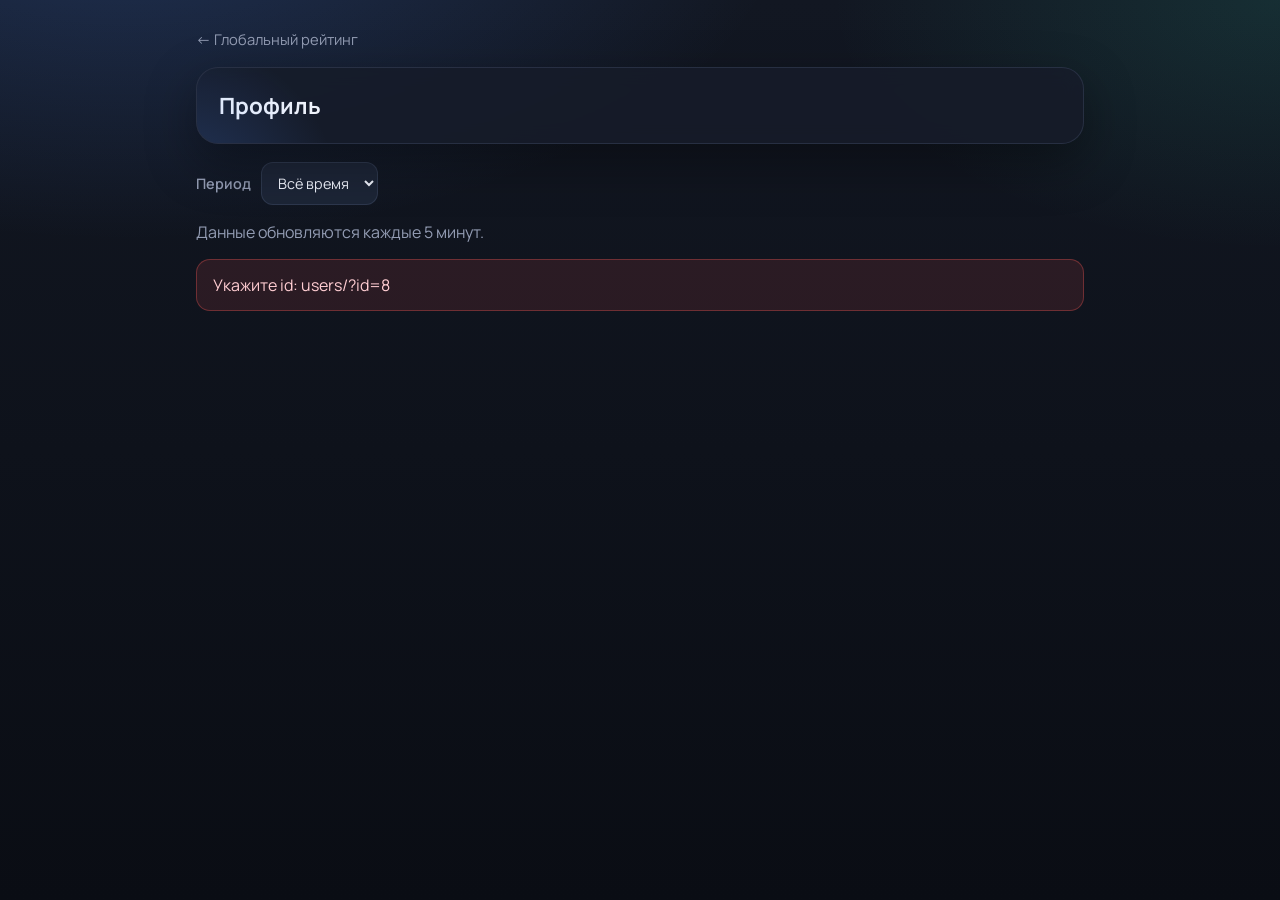
<file: stats/users/index.html>
<!DOCTYPE html>
<html lang="ru">
<head>
  <meta charset="UTF-8">
  <meta name="viewport" content="width=device-width, initial-scale=1.0">
  <title>Profile — Agar.su</title>
  <link id="pageIcon" rel="icon" type="image/png" href="https://agar.su/skins/4.png">
  <link rel="preconnect" href="https://fonts.googleapis.com">
  <link rel="preconnect" href="https://fonts.gstatic.com" crossorigin>
  <link href="https://fonts.googleapis.com/css2?family=Manrope:wght@400;500;600;700;800&family=JetBrains+Mono:wght@500;700&display=swap" rel="stylesheet">
  <style>
    :root {
      --bg0: #0a0d14;
      --bg1: #121722;
      --panel: rgba(22, 28, 42, 0.88);
      --panel2: rgba(30, 38, 56, 0.95);
      --text: #eef2fb;
      --muted: #939cb3;
      --accent: #4f8cff;
      --accent2: #36d6b2;
      --border: rgba(120, 140, 180, 0.18);
      --gold: #ffd54f;
      --danger: #ff5c7a;
      --danger-bg: rgba(255, 92, 122, 0.12);
      --ok: #6fe3a1;
      --shadow: 0 18px 50px rgba(0, 0, 0, 0.35);
      --radius: 18px;
    }
    * { box-sizing: border-box; }
    html, body { margin: 0; min-height: 100%; }
    body {
      font-family: "Manrope", system-ui, sans-serif;
      color: var(--text);
      background:
        radial-gradient(1200px 600px at 10% -10%, rgba(79, 140, 255, 0.22), transparent 55%),
        radial-gradient(900px 500px at 100% 0%, rgba(54, 214, 178, 0.12), transparent 50%),
        linear-gradient(180deg, var(--bg1), var(--bg0));
      background-attachment: fixed;
    }
    body.has-stats-bg {
      background:
        linear-gradient(180deg, rgba(10, 13, 20, 0.62), rgba(10, 13, 20, 0.82)),
        var(--stats-bg-image) center / cover no-repeat fixed;
    }
    .wrap { max-width: 920px; margin: 0 auto; padding: 28px 16px 64px; }
    a { color: var(--accent); text-decoration: none; }
    a:hover { text-decoration: underline; }
    a.back {
      color: var(--muted); text-decoration: none; font-size: 0.92rem;
      display: inline-flex; align-items: center; gap: 8px; margin-bottom: 18px;
    }
    a.back:hover { color: var(--text); }
    .hero {
      position: relative; overflow: hidden;
      background: var(--panel); border: 1px solid var(--border);
      border-radius: calc(var(--radius) + 4px); box-shadow: var(--shadow);
      padding: 22px; margin-bottom: 18px;
      backdrop-filter: blur(10px);
    }
    .hero::before {
      content: ""; position: absolute; inset: -40% auto auto -20%;
      width: 320px; height: 320px; border-radius: 50%;
      background: radial-gradient(circle, rgba(79,140,255,.25), transparent 70%);
      pointer-events: none;
    }
    .profile-head {
      position: relative; z-index: 1;
      display: flex; flex-wrap: wrap; gap: 16px; align-items: center;
    }
    .avatar {
      width: 84px; height: 84px; border-radius: 50%;
      border: 2px solid rgba(255,255,255,.12);
      object-fit: cover; flex-shrink: 0; background: var(--panel2);
      background-size: cover; background-position: center;
      box-shadow: 0 8px 24px rgba(0,0,0,.35);
    }
    .profile-nick {
      font-size: clamp(1.35rem, 3vw, 1.85rem); font-weight: 800; letter-spacing: -0.02em;
    }
    .profile-nick.rank-gold { color: var(--gold); }
    .profile-nick.rank-silver { color: #c9c8c4; }
    .profile-nick.rank-bronze { color: #d0893d; }
    .profile-nick-row { display: flex; align-items: center; gap: 8px; flex-wrap: wrap; }
    .profile-meta { color: var(--muted); font-size: 0.92rem; margin-top: 4px; }
    .profile-trophy { display: inline-flex; width: 26px; height: 26px; flex-shrink: 0; }
    .profile-trophy img { width: 100%; height: 100%; object-fit: contain; display: block; }
    .profile-actions { margin-left: auto; display: flex; gap: 8px; flex-wrap: wrap; }
    .btn {
      padding: 10px 14px; border-radius: 12px; border: 1px solid var(--border);
      background: linear-gradient(180deg, rgba(255,255,255,.06), rgba(255,255,255,.02));
      color: var(--text); cursor: pointer; font-size: 0.9rem; font-weight: 600;
      font-family: inherit; transition: .15s ease;
    }
    .btn:hover { border-color: rgba(79,140,255,.55); transform: translateY(-1px); }
    .btn.ok { border-color: rgba(111,227,161,.55); color: var(--ok); }
    .ban-banner {
      position: relative; z-index: 1; margin-top: 16px;
      display: flex; gap: 12px; align-items: flex-start;
      padding: 14px 16px; border-radius: 14px;
      background: var(--danger-bg); border: 1px solid rgba(255,92,122,.4);
      color: #ffd0d9;
    }
    .ban-banner strong { color: #fff; display: block; font-size: 1.02rem; margin-bottom: 2px; }
    .ban-badge {
      display: inline-flex; align-items: center; gap: 6px;
      padding: 4px 10px; border-radius: 999px; font-size: 0.75rem; font-weight: 700;
      letter-spacing: .04em; text-transform: uppercase;
      background: rgba(255,92,122,.2); color: #ff9aaf; border: 1px solid rgba(255,92,122,.35);
    }
    .stats-grid {
      display: grid; grid-template-columns: repeat(3, 1fr); gap: 12px; margin-bottom: 18px;
    }
    @media (max-width: 720px) {
      .stats-grid { grid-template-columns: 1fr; }
      .profile-actions { margin-left: 0; width: 100%; }
      .profile-actions .btn { flex: 1; }
    }
    .stat-tile {
      background: var(--panel); border: 1px solid var(--border); border-radius: var(--radius);
      padding: 16px 18px; box-shadow: var(--shadow);
    }
    .stat-tile .label { color: var(--muted); font-size: 0.78rem; text-transform: uppercase; letter-spacing: .06em; }
    .stat-tile .value {
      margin-top: 8px; font-family: "JetBrains Mono", ui-monospace, monospace;
      font-size: 1.45rem; font-weight: 700;
    }
    .stat-tile .value.pts { color: var(--accent); }
    .stat-tile .value.pts.rank-gold { color: var(--gold); }
    .stat-tile .value.pts.rank-silver { color: #c9c8c4; }
    .stat-tile .value.pts.rank-bronze { color: #d0893d; }
    .stat-tile .value.ban { color: var(--danger); }
    .stat-tile .hint { margin-top: 4px; color: var(--muted); font-size: 0.82rem; }
    .card {
      background: var(--panel); border: 1px solid var(--border);
      border-radius: var(--radius); overflow: hidden; margin-bottom: 16px;
      box-shadow: var(--shadow); backdrop-filter: blur(8px);
    }
    .card h2 {
      margin: 0; padding: 14px 18px; background: var(--panel2);
      border-bottom: 1px solid var(--border); font-size: 0.95rem; font-weight: 700;
    }
    .card-body { padding: 8px 6px 10px; }
    table { width: 100%; border-collapse: collapse; }
    th, td { padding: 12px 14px; text-align: left; border-bottom: 1px solid var(--border); }
    th { color: var(--muted); font-size: 0.72rem; text-transform: uppercase; letter-spacing: .05em; }
    tr:last-child td { border-bottom: none; }
    .pts { color: var(--accent); font-weight: 700; font-family: "JetBrains Mono", ui-monospace, monospace; }
    .pts.rank-gold { color: var(--gold); }
    .pts.rank-silver { color: #c9c8c4; }
    .pts.rank-bronze { color: #d0893d; }
    .muted { color: var(--muted); }
    .err {
      color: #ffcdd2; background: rgba(239,83,80,.12);
      border: 1px solid rgba(239,83,80,.35); padding: 14px 16px; border-radius: 14px;
    }
    .period-row {
      display: flex; flex-wrap: wrap; gap: 10px; align-items: center;
      margin: 0 0 16px;
    }
    .period-row label { color: var(--muted); font-size: 0.9rem; font-weight: 600; }
    .period-row select {
      background: var(--panel2); color: var(--text); border: 1px solid var(--border);
      border-radius: 12px; padding: 10px 12px; font-size: 0.9rem; font-family: inherit;
    }
    .srv-link { color: var(--text); text-decoration: none; font-weight: 600; }
    .srv-link:hover { color: var(--accent); text-decoration: none; }
    .pill-ok { color: var(--ok); font-weight: 600; }
    .pill-no { color: var(--muted); }
  </style>
</head>
<body>
  <div class="wrap">
    <a href="../" class="back">← Глобальный рейтинг</a>
    <div id="head"><div class="hero"><h1 style="margin:0;font-size:1.4rem">Профиль</h1></div></div>
    <div class="period-row">
      <label for="profilePeriod">Период</label>
      <select id="profilePeriod">
        <option value="alltime" selected>Всё время</option>
        <option value="year">Год</option>
        <option value="today">Сегодня</option>
        <option value="yesterday">Вчера</option>
      </select>
    </div>
    <p class="muted" id="subNote">Данные обновляются каждые 5 минут.</p>
    <div id="content"><p class="muted">Загрузка…</p></div>
  </div>

  <script src="../config.js"></script>
  <script src="../skins.js?v=3"></script>
  <script src="../statsbg.js?v=1"></script>
  <script>
    const API = window.STATS_API || "https://agar.su/stats-api";
    const REFRESH_MS = window.STATS_REFRESH_MS || 300000;
    const { loadSkins, resolveAvatar, avatarHtml, setFavicon } = window.statsSkins;
    const serverUrl = window.statsServerUrl;

    function esc(s) {
      return String(s ?? "").replace(/&/g,"&amp;").replace(/</g,"&lt;").replace(/>/g,"&gt;");
    }

    function serverCell(sid, name) {
      const label = esc(name || sid);
      if (!sid || !serverUrl) return label;
      return `<a href="${esc(serverUrl(sid))}" class="srv-link">${label}</a>`;
    }

    function currentProfileLink(id) {
      return window.statsProfileUrl(id);
    }

    async function copyLink(id) {
      const url = currentProfileLink(id);
      try {
        await navigator.clipboard.writeText(url);
        const btn = document.getElementById("copyBtn");
        if (btn) {
          btn.textContent = "Скопировано!";
          btn.classList.add("ok");
          setTimeout(() => { btn.textContent = "Копировать ссылку"; btn.classList.remove("ok"); }, 2000);
        }
      } catch {
        prompt("Скопируйте ссылку:", url);
      }
    }

    function nickRankClass(stats) {
      const r = Number(stats && stats.globalRank);
      if (r < 1 || r > 3) return "";
      if (r === 1) return "rank-gold";
      if (r === 2) return "rank-silver";
      if (r === 3) return "rank-bronze";
      return "";
    }

    function vaasTrophyHtml(nick) {
      if (String(nick || "").trim().toLowerCase() !== "vaas") return "";
      return `<a href="https://agar.su/tournament/#1" class="profile-trophy" target="_blank" rel="noopener" title="Победитель турнира">` +
        `<img src="https://agar.su/assets/photo/trophy.png" alt="Победитель турнира"></a>`;
    }

    function setPageMeta(stats, nick, avatarUrl) {
      const rank = stats.globalRank;
      const banPart = stats.banned ? "BAN · " : "";
      const rankPart = rank ? "#" + rank + " " : "";
      document.title = banPart + rankPart + nick + " — Profile · Agar.su";
      const iconUrl = avatarUrl || window.DEFAULT_SKIN_URL || "https://agar.su/skins/4.png";
      setFavicon(iconUrl);
    }

    function formatGlobalRank(stats) {
      if (stats.banned) return '<span class="pts ban">—</span>';
      if (!stats.globalRank) return '<span class="muted">—</span>';
      const boardLabel = stats.rankBoard === "clans" ? "кланов" : "игроков";
      const total = stats.globalRankTotal ? ` <span class="muted">из ${stats.globalRankTotal} ${boardLabel}</span>` : "";
      const rankCls = nickRankClass(stats);
      return `<span class="pts ${rankCls}">${stats.globalRank}</span>${total}`;
    }

    const PERIOD_LABELS = {
      today: "Сегодня",
      yesterday: "Вчера",
      year: "Год",
      alltime: "Всё время",
    };

    function render(stats) {
      const id = stats.id || stats.uid;
      const nick = stats.nick || (stats.nicks && stats.nicks[0]) || "—";
      const ava = resolveAvatar(stats) || resolveAvatar({ nick });
      setPageMeta(stats, nick, ava);
      const period = stats.period || "alltime";
      const banned = !!stats.banned;
      const rankCls = nickRankClass(stats);
      const maxPts = Number(stats.maxPoints) || 150;
      const points = banned ? -1 : (Number(stats.points) || 0);

      const head = document.getElementById("head");
      head.innerHTML = `
        <div class="hero">
          <div class="profile-head">
            ${avatarHtml(ava)}
            <div>
              <div class="profile-nick-row">
                <div class="profile-nick ${banned ? "" : rankCls}">${esc(nick)}</div>
                ${vaasTrophyHtml(nick)}
                ${banned ? '<span class="ban-badge">BAN</span>' : ""}
              </div>
              <div class="profile-meta">ID ${esc(id)} · ${esc(PERIOD_LABELS[period] || period)}</div>
            </div>
            <div class="profile-actions">
              <button class="btn" id="copyBtn" type="button">Копировать ссылку</button>
            </div>
          </div>
          ${banned ? `
            <div class="ban-banner">
              <div>
                <strong>${esc(stats.banMessage || "Данный игрок в бане")}</strong>
                <div>Ник заблокирован в статистике. Очки зафиксированы как −1.</div>
              </div>
            </div>` : ""}
        </div>`;
      document.getElementById("copyBtn").onclick = () => copyLink(id);

      let html = `<div class="stats-grid">
        <div class="stat-tile">
          <div class="label">Место</div>
          <div class="value pts ${banned ? "ban" : rankCls}">${banned ? "—" : (stats.globalRank || "—")}</div>
          <div class="hint">${esc(PERIOD_LABELS[period] || period)}</div>
        </div>
        <div class="stat-tile">
          <div class="label">Очки</div>
          <div class="value pts ${banned ? "ban" : ""}">${points}</div>
          <div class="hint">${banned ? "бан в статистике" : "из " + maxPts + " за опрос"}</div>
        </div>
        <div class="stat-tile">
          <div class="label">Лучший рекорд</div>
          <div class="value">${banned ? "—" : (Number(stats.bestScore) || 0)}</div>
          <div class="hint">за выбранный период</div>
        </div>
      </div>`;

      if (banned) {
        html += `<div class="card"><h2>Статус</h2><div class="card-body" style="padding:16px 18px">
          <p style="margin:0">Данный ник в бане. Профиль сохранён, но очки и рейтинг отключены.</p>
        </div></div>`;
        return html;
      }

      if (stats.lastPoll && stats.lastPoll.servers) {
        const rows = Object.entries(stats.lastPoll.servers);
        if (rows.length) {
          html += `<div class="card"><h2>Последнее обновление</h2><div class="card-body"><table>
            <thead><tr><th>Сервер</th><th>Место</th><th>Рекорд</th><th>Очки</th></tr></thead><tbody>`;
          rows.forEach(([sid, r]) => {
            html += `<tr><td>${serverCell(sid, r.serverName || sid)}</td><td>${r.rank || "—"}</td>
              <td class="pts">${r.score || 0}</td><td>${r.points || 0}</td></tr>`;
          });
          html += "</tbody></table></div></div>";
        }
      }

      const recList = Object.values(stats.records || {});
      html += `<div class="card"><h2>Рекорды по серверам · ${esc(PERIOD_LABELS[period] || period)}</h2><div class="card-body">`;
      if (!recList.length) {
        html += '<p class="muted" style="padding:12px 14px">Нет данных по серверам за этот период.</p>';
      } else {
        html += '<table><thead><tr><th>Сервер</th><th>Тип</th><th>Рекорд</th><th>Ник</th><th>Место</th><th>Статус</th></tr></thead><tbody>';
        recList.forEach((r) => {
          const label = r.scoreLabel || (r.kind === "score" ? "Побед" : "Масса");
          const has = r.hasRecord === true || (Number(r.score) || 0) > 0;
          html += `<tr>
            <td>${serverCell(r.serverId, r.serverName || r.serverId)}</td>
            <td class="muted">${esc(label)}</td>
            <td class="pts">${has ? (r.score || 0) : "—"}</td>
            <td>${has ? esc(r.nick || "—") : '<span class="muted">—</span>'}</td>
            <td>${has && r.rank ? r.rank : "—"}</td>
            <td>${has ? '<span class="pill-ok">есть</span>' : '<span class="pill-no">нет</span>'}</td>
          </tr>`;
        });
        html += "</tbody></table>";
      }
      html += "</div></div>";
      return html;
    }

    async function load(id, forceSkins) {
      const box = document.getElementById("content");
      if (!box.dataset.loaded) box.innerHTML = '<p class="muted">Загрузка…</p>';
      const period = document.getElementById("profilePeriod")?.value || "alltime";
      history.replaceState(null, "", "?id=" + encodeURIComponent(id) + "&period=" + encodeURIComponent(period));
      try {
        await loadSkins(forceSkins);
        const res = await fetch(
          API + "/api/user/" + encodeURIComponent(id) + "?period=" + encodeURIComponent(period),
          { cache: "no-store" }
        );
        if (!res.ok) throw new Error(res.status === 404 ? "Профиль не найден" : "HTTP " + res.status);
        const data = await res.json();
        box.innerHTML = render(data);
        if (typeof applyStatsBgForNick === "function") {
          await applyStatsBgForNick(data.nick || (data.nicks && data.nicks[0]) || "");
        } else if (data.statsBgUrl && typeof applyStatsBodyBackground === "function") {
          applyStatsBodyBackground(data.statsBgUrl);
        }
        box.dataset.loaded = "1";
      } catch (e) {
        box.innerHTML = '<div class="err">' + esc(e.message) + '</div>';
      }
    }

    const q = new URLSearchParams(location.search);
    const qId = q.get("id");
    const qPeriod = q.get("period");
    if (qPeriod && document.getElementById("profilePeriod")) {
      document.getElementById("profilePeriod").value = qPeriod;
    }
    document.getElementById("profilePeriod")?.addEventListener("change", () => {
      if (qId) load(qId, false);
    });
    if (qId) {
      load(qId, true);
      setInterval(() => load(qId, false), REFRESH_MS);
    } else {
      document.getElementById("content").innerHTML = '<div class="err">Укажите id: users/?id=8</div>';
    }
  </script>
</body>
</html>
</file>
<file: cytos/fonts/fonts.css>
@font-face {
    font-family: 'Ubuntu';
    font-style: normal;
    font-weight: 400;
    font-display: swap;
    src: url('./Ubuntu-Regular.ttf') format('truetype');
}

@font-face {
    font-family: 'Ubuntu';
    font-style: normal;
    font-weight: 700;
    font-display: swap;
    src: url('./Ubuntu-Bold.ttf') format('truetype');
}
</file>
<file: cytos/assets/index-B069zGoO.css>
@import"https://fonts.googleapis.com/css2?family=Armata&family=Roboto:wght@700&display=swap";._stats_1g9md_1{color:#fff;position:fixed;z-index:3;padding:6px 8px;margin:0;background-color:#0e0b1780;pointer-events:none;font-size:13px;font-weight:400;letter-spacing:.01em;font-family:Ubuntu,"Segoe UI",Arial,sans-serif}._stats_1g9md_1.hud-cells{left:8px;bottom:8px;top:auto;right:auto}._statsItem_1g9md_15{margin:1px 0;display:grid;grid-template-columns:46px auto;column-gap:8px}._statsItem_1g9md_15 span:first-child{color:#ac2a3d}._leaderboard_1g9md_26{position:fixed;top:8px;right:8px;z-index:3;width:176px;height:auto;box-sizing:border-box;padding:0;background:#0e0b1780;pointer-events:none;font-size:11px;font-weight:400;font-family:Ubuntu,"Segoe UI",Arial,sans-serif;display:flex;flex-direction:column;overflow:hidden}._lbTitle_1g9md_38{margin:0;padding:4px 8px;display:flex;align-items:center;gap:8px;color:#c9d0d8;font-size:11px;font-weight:600;letter-spacing:.04em;background-color:#16253699;flex-shrink:0}._lbItem_1g9md_48{display:flex;align-items:center;gap:4px;margin:0 8px 2px;color:#fff;white-space:nowrap;font-size:11px;line-height:1.3;font-weight:400}._lbTitle_1g9md_38+._lbItem_1g9md_48{margin-top:6px}._lbItem_1g9md_48._me_1g9md_57{color:#ac2a3d}._lbRank_1g9md_61{color:inherit;opacity:.85;flex:0 0 auto;min-width:0}._lbName_1g9md_66{overflow:hidden;text-overflow:ellipsis;display:flex;align-items:center;gap:3px;min-width:0;flex:1;font-weight:500}._minimap_1g9md_71{position:fixed;bottom:0;right:0;z-index:1;margin:8px;padding:0;background:transparent;border:none;box-shadow:none;pointer-events:none;line-height:0}._minimap_1g9md_71 canvas{display:block;width:130px;height:130px}._chatBox_1g9md_98{top:8px;left:8px;bottom:auto;height:auto;width:240px;min-width:0;min-height:0;max-height:var(--lb-h,160px);background-color:#0e0b1780;position:fixed;z-index:1;display:flex;flex-direction:column;overflow:hidden;pointer-events:auto;font-family:Ubuntu,"Segoe UI",Arial,sans-serif;font-size:11px}._chatNav_1g9md_115{padding:4px 8px;color:#c9d0d8;font-size:11px;font-weight:600;letter-spacing:.04em;background-color:#16253699;flex-shrink:0}._chatContainer_1g9md_124{overflow-x:hidden;overflow-y:auto;flex:1 1 auto;min-height:0;padding:6px;pointer-events:auto}._chatMessage_1g9md_133{color:#e8edf2;margin-bottom:2px;font-size:11px;line-height:1.35;display:flex;align-items:center;flex-wrap:wrap;column-gap:4px;font-family:Ubuntu,"Segoe UI",Arial,sans-serif}._chatMessage_1g9md_133 .petriLbLvl{margin:0}._chatPass_1g9md_140{display:inline-flex;align-items:center;justify-content:center;width:12px;height:12px;margin-right:5px;border-radius:50%;background:#ac2a3d;color:#fff;font-size:7px;line-height:1;vertical-align:middle;box-sizing:border-box}._chatPrefix_1g9md_156{font-weight:600;margin-right:0}._chatInputWrap_1g9md_162{position:fixed;bottom:48px;left:50%;transform:translate(-50%);width:33vw;min-width:240px;z-index:2;display:none}._chatInputWrap_1g9md_162._open_1g9md_173{display:block}._chatInputWrap_1g9md_162 input{width:100%;height:40px;background:#373737a6;border:none;border-radius:2px;color:#fff;padding:0 12px;font-family:Armata,sans-serif;font-size:14px;outline:none;-webkit-user-select:text;user-select:text;cursor:text;pointer-events:auto}._overlay_k65lr_1{width:100vw;height:100vh;position:fixed;top:0;right:0;bottom:0;left:0;z-index:50;background-color:#00000080;overflow:hidden;pointer-events:auto}._container_k65lr_12{top:47%;left:50%;width:100%;transform:translate(-50%,-50%);position:absolute;display:flex;justify-content:center}._panels_k65lr_22{display:flex;justify-content:center;align-items:flex-start;min-height:525px;max-height:525px}._panel_k65lr_22{background-color:#021421;box-shadow:0 0 4px 2px #000;border-radius:4px;margin:8px;overflow:visible;width:40%;max-width:340px}._panelAccount_k65lr_40{width:240px;min-width:220px;max-width:260px}._panelLeft_k65lr_46{width:20vw;max-width:500px;min-width:320px}._panelRight_k65lr_52{width:220px;min-width:200px;max-width:240px}._nav_k65lr_58{width:100%;display:flex;flex-direction:row;margin:0;padding:0;background-color:#162536;border-top-right-radius:4px;border-top-left-radius:4px;border-bottom:3px solid #010c19;list-style:none}._nav_k65lr_58>li{color:#ac2a3d;font-size:20px;font-weight:700;text-align:center;flex:1 1;cursor:pointer;padding:8px;border-right:1.5px solid #021421;border-left:1.5px solid #021421}._nav_k65lr_58>li:first-child{border-left:none;border-top-left-radius:4px}._nav_k65lr_58>li:last-child{border-right:none;border-top-right-radius:4px}._nav_k65lr_58>li:hover:not(._active_k65lr_93){background-color:#1d2f42}._active_k65lr_93{background-color:#021421}._homePreview_k65lr_101{position:relative;width:100%;aspect-ratio:1;box-sizing:border-box;display:flex;align-items:center;justify-content:center;padding:12px}._homePreview_k65lr_101 img{width:min(100%,220px);height:min(100%,220px);aspect-ratio:1;object-fit:cover;border-radius:100%;border:2px solid #ffffff;cursor:pointer;background:#010c19;box-sizing:border-box;display:block;flex-shrink:0}._homeContent_k65lr_120{padding:10px}._homeContent_k65lr_120 input{width:100%;font-size:18px;color:#fff;background-color:#010c19;border:none;border-radius:2px;padding:10px;font-family:Armata,sans-serif;margin-bottom:0;box-sizing:border-box}._homeContent_k65lr_120 input+input{margin-top:8px}._homeActions_k65lr_141{display:flex;gap:2%;margin-top:10px}._btnPlay_k65lr_147{width:70%;background:#ac2a3d;color:#fff;border:none;border-radius:2px;padding:12px;font-size:16px;font-family:Armata,sans-serif;font-weight:700;cursor:pointer}._btnPlay_k65lr_147:hover:not(:disabled){background:#c42f45}._btnPlay_k65lr_147:disabled{opacity:.5;cursor:default}._btnSpectate_k65lr_169{width:28%;background:#162536;color:#fff;border:none;border-radius:2px;padding:12px;font-size:16px;cursor:pointer}._btnSpectate_k65lr_169:hover:not(:disabled){background:#1d2f42}._btnSpectate_k65lr_169:disabled{opacity:.5}._skinsGrid_k65lr_188{display:grid;grid-template-columns:repeat(4,1fr);gap:6px;padding:10px;max-height:420px;overflow:auto}._skinsGrid_k65lr_188 button{padding:0;border:1px solid #333;border-radius:50%;overflow:hidden;background:none;cursor:pointer;aspect-ratio:1}._skinsGrid_k65lr_188 img{width:100%;height:100%;object-fit:cover;display:block}._profilesList_k65lr_214{max-height:470px;overflow-x:hidden;overflow-y:auto;padding:0}._profilesTitle_k65lr_221{padding:10px 12px;color:#9aa3ad;font-size:12px;font-weight:700;text-transform:uppercase;letter-spacing:.04em;background:#162536;border-bottom:3px solid #010c19}._profilesEmpty_k65lr_232{padding:24px 16px;color:#9aa3ad;font-size:13px;line-height:1.45;text-align:center}._profileCard_k65lr_240{width:100%;display:flex;align-items:center;gap:12px;padding:10px 12px;border:none;border-bottom:3px solid #010c19;background:transparent;color:#fff;cursor:pointer;text-align:left;font-family:inherit}._profileCard_k65lr_240:hover{background:#1d2f42}._profileCardActive_k65lr_259{background:#ac2a3d2e;box-shadow:inset 3px 0 #ac2a3d}._profileAvatar_k65lr_264{width:44px;height:44px;border-radius:50%;object-fit:cover;background:#010c19;border:1px solid rgba(255,255,255,.2);flex-shrink:0}._profileInfo_k65lr_274{min-width:0;flex:1}._profileNick_k65lr_279{font-size:14px;color:#e8eef4;overflow:hidden;text-overflow:ellipsis;white-space:nowrap}._profileMeta_k65lr_287{margin-top:2px;font-size:12px;color:#9aa3ad}._list_1awh0_1{max-height:470px;overflow-x:hidden;overflow-y:auto}._colHeader_1awh0_7{color:#eee;padding:12px;width:100%;display:inline-flex;cursor:pointer;text-transform:uppercase;font-weight:700;background-color:#162536;box-sizing:border-box}._colHeader_1awh0_7>i{margin-left:auto;align-self:flex-end;transition:transform .2s linear,color .2s linear}._colHeader_1awh0_7:hover{background-color:#1d2f42}._colContainer_1awh0_29{width:100%;overflow:hidden;transition:max-height .2s linear}._item_1awh0_35{position:relative;color:#fff;font-size:16px;text-transform:uppercase;padding:10px 20px 10px 10px;border-bottom:3px solid #010c19;box-sizing:border-box}._item_1awh0_35:first-child{border-top:3px solid #010c19}._item_1awh0_35:hover{background:#162536}._item_1awh0_35>input[type=checkbox]{width:100%;height:100%;position:absolute;margin:0;padding:0;left:0;top:0;opacity:0;cursor:pointer;z-index:2}._checkbox_1awh0_66{position:relative;float:right;width:2.5em;height:1.2em}._checkbox_1awh0_66:before{content:"";width:2.5em;height:calc(1em + 3px);background:#010c19;border:1px solid #bdc3c7;border-radius:4px;position:absolute;top:0;right:0;transition:all .3s ease;z-index:0}._item_1awh0_35>input[type=checkbox]:checked~._checkbox_1awh0_66:before{border-color:#ac2a3d}._checkbox_1awh0_66>label:after{content:"";display:block;width:calc(1em + 4px);height:calc(1em + 4px);background-color:#bdc3c7;border-radius:4px;position:absolute;top:1px;right:1.2em;z-index:0;transition:all .3s ease}._item_1awh0_35>input[type=checkbox]:checked~._checkbox_1awh0_66>label:after{background-color:#ac2a3d;right:-2px}._item_1awh0_35>input[type=range]{display:block;width:100%;background:#010c19;border:1px solid #ac2a3d;border-radius:4px;margin:4px 0 0;padding:0;-webkit-appearance:none}._item_1awh0_35>input[type=range]::-webkit-slider-thumb{width:calc(1em + 7px);height:calc(1em + 7px);background:#ac2a3d;border-radius:4px;cursor:pointer;-webkit-appearance:none}._item_1awh0_35>input[type=color]{-webkit-appearance:none;border:none;width:32px;height:22px;float:right;padding:0;background:none;cursor:pointer}._value_1awh0_141{float:right;color:#ac2a3d;font-size:13px}._hotkeyValue_1awh0_147{float:right;color:#89a;font-size:12px;text-transform:none}._disabled_1awh0_154{opacity:.5;cursor:not-allowed;pointer-events:none}._serverlist_74wcg_1{max-height:470px;overflow-x:hidden;overflow-y:auto}._colHead_74wcg_7{display:grid;grid-template-columns:1fr auto;gap:12px;align-items:center;padding:8px 12px;color:#9aa3ad;font-size:11px;font-weight:700;text-transform:uppercase;letter-spacing:.04em;background:#162536;border-bottom:3px solid #010c19;position:sticky;top:0;z-index:1}._colHead_74wcg_7 span:last-child{text-align:right;min-width:56px}._item_74wcg_30{color:#fff;font-size:14px;padding:10px 12px;border-bottom:3px solid #010c19;cursor:pointer;display:grid;grid-template-columns:1fr auto;align-items:center;gap:12px}._item_74wcg_30:hover{background:#1d2f42}._item_74wcg_30._connected_74wcg_46{background:#ac2a3d2e;box-shadow:inset 3px 0 #ac2a3d}._item_74wcg_30._offline_74wcg_51{opacity:.55}._item_74wcg_30._offline_74wcg_51:hover{cursor:not-allowed;background:none}._name_74wcg_60{color:#e8eef4;font-size:14px;overflow:hidden;text-overflow:ellipsis;white-space:nowrap}._playerCount_74wcg_68{display:inline-flex;align-items:center;justify-content:flex-end;gap:6px;font-size:13px;color:#cfd2d6;min-width:56px;font-variant-numeric:tabular-nums}._dot_74wcg_79{font-size:8px;color:#4caf50;filter:drop-shadow(0 0 3px rgba(76,175,80,.7))}._dotOff_74wcg_85{color:#888;filter:none}._cabinet_1hnts_1{padding:14px 12px 16px;max-height:470px;overflow:auto}._loggedIn_1hnts_7{display:flex;flex-direction:column;align-items:center;gap:4px;padding:12px 0 16px;text-align:center}._avatar_1hnts_16{font-size:48px;color:#ac2a3d;margin-bottom:4px}._welcome_1hnts_22{font-size:18px;font-weight:700;color:#fff}._uid_1hnts_28{font-size:12px;color:#9aa3ad}._title_1hnts_33{font-size:16px;font-weight:700;margin:0 0 8px;text-transform:uppercase}._note_1hnts_40{color:#9aa3ad;font-size:12px;line-height:1.4;margin:0 0 14px}._err_1hnts_47{color:#f5515b;font-size:12px;margin:8px 0}._vkBox_1hnts_53{min-height:52px;margin:8px 0 12px}._profile_1hnts_58{display:flex;flex-direction:column;gap:10px}._row_1hnts_64{display:flex;justify-content:space-between;align-items:center;font-size:13px;text-transform:uppercase;padding:8px 0;border-bottom:2px solid #010c19}._row_1hnts_64 span:last-child{color:#ac2a3d;font-weight:700}._bar_1hnts_79{height:8px;background:#010c19;border-radius:2px;overflow:hidden}._bar_1hnts_79>i{display:block;height:100%;background:#ac2a3d}._section_1hnts_92{margin-top:12px}._section_1hnts_92 h4{margin:0 0 8px;font-size:12px;color:#9aa3ad;text-transform:uppercase}._nicks_1hnts_103{display:flex;flex-wrap:wrap;gap:6px}._nicks_1hnts_103 button{background:#162536;color:#fff;border:none;border-radius:2px;padding:6px 10px;font-family:Armata,sans-serif;font-size:12px;cursor:pointer}._nicks_1hnts_103 button:hover{background:#1d2f42}._logout_1hnts_124{margin-top:14px;width:100%;background:#162536;color:#fff;border:none;border-radius:2px;padding:10px;font-family:Armata,sans-serif;font-size:14px;font-weight:700;cursor:pointer;text-transform:uppercase}._logout_1hnts_124:hover{background:#ac2a3d}._loading_1hnts_143{color:#889;font-size:13px}:root{--cytos-bg: #010c19;--cytos-panel: #021421;--cytos-nav: #162536;--cytos-accent: #ac2a3d;--cytos-accent-hover: #c42f45;--cytos-border: #010c19}*{box-sizing:border-box;outline:none;-webkit-user-select:none;user-select:none;-webkit-user-drag:none;cursor:default}input,textarea{-webkit-user-select:text;user-select:text;cursor:text}html,body{margin:0;padding:0;width:100%;height:100%;overflow:hidden;background:#000;color:#fff;font-family:Armata,sans-serif;cursor:default}#view{position:fixed;top:0;right:0;bottom:0;left:0;width:100%;height:100%;display:block;z-index:0;cursor:default}#app{position:fixed;top:0;right:0;bottom:0;left:0;z-index:2;pointer-events:none}#app ::-webkit-scrollbar{width:5px}#app ::-webkit-scrollbar-track{background:transparent}#app ::-webkit-scrollbar-thumb{background:rgba(255,255,255,.35);border-radius:4px}#connect-verify-overlay{position:fixed;top:0;right:0;bottom:0;left:0;z-index:50;display:none;align-items:center;justify-content:center;background:#010c19d9;font-family:Armata,sans-serif}#connect-verify{background:var(--cytos-panel);box-shadow:0 0 4px 2px #000;border-radius:4px;padding:28px 36px;text-align:center;min-width:280px}.connect-verify-icon{font-size:28px;color:var(--cytos-accent);margin-bottom:10px}#connect-verify-title{font-weight:700;margin-bottom:8px}#connect-verify-text{color:#ccc;font-size:14px;margin-bottom:12px}.connect-verify-data-stream{font-family:Courier New,monospace;font-size:11px;color:#6a8;word-break:break-all}
.petriNickRow{display:flex;align-items:stretch;gap:6px;width:100%;position:relative;z-index:5}.petriNickField{flex:1;min-width:0;display:flex;align-items:center;background:#010c19;border-radius:2px;overflow:hidden}.petriNickField input,.petriNickField .petriNickIn,.petriNickField .petriPassIn{background:transparent!important;border:none!important;border-radius:0!important;margin:0!important;width:auto!important;min-width:0;box-shadow:none;outline:none}.petriNickField .petriNickIn{flex:1;padding:10px!important}.petriNickField .petriPassIn{flex:0 0 118px;width:118px!important;max-width:48%;padding:10px 10px 10px 12px!important;border-left:1px solid rgba(255,255,255,.14)!important;color:#fff;font-size:18px;font-family:Armata,sans-serif;box-sizing:border-box;animation:petriPassIn .18s ease}@keyframes petriPassIn{from{opacity:0;transform:translateX(6px)}to{opacity:1;transform:none}}.petriColorWrap{position:relative;flex:0 0 auto;z-index:6}.color-player-set,.color-player-set *{cursor:pointer!important}.color-player-set{width:44px;height:100%;min-height:42px;display:flex;align-items:center;justify-content:center;gap:2px;background:#010c19;border:none;border-radius:2px;padding:0 6px;box-sizing:border-box;user-select:none}.color-player-set .color-raund{width:18px;height:18px;border-radius:50%;border:1px solid rgba(255,255,255,.35);display:inline-block;flex-shrink:0;pointer-events:none}.color-player-set .fa-chevron-down{color:#fff;font-size:10px;opacity:.75;pointer-events:none}.petriColorPopup{position:absolute;right:0;bottom:calc(100% + 6px);top:auto;z-index:50;background:#0a1520;border:1px solid rgba(255,255,255,.12);border-radius:4px;padding:8px;box-shadow:0 8px 24px rgba(0,0,0,.45)}.petriColorPopup img{display:block;cursor:default;max-width:234px;height:auto}.petriLbLvl{flex:0 0 auto;display:inline-flex;align-items:center;justify-content:center;min-width:12px;height:auto;min-height:13px;padding:0 3px;border-radius:6px;background:#c9a227;color:#1a1204;font-size:10px;font-weight:600;line-height:1.2;font-family:Ubuntu,"Segoe UI",Arial,sans-serif}.petriLbLvl.monthly{background:#2f8f4e;color:#eafff1}.petriLbNick{min-width:0;overflow:hidden;text-overflow:ellipsis}.petriProfilesHead{display:flex!important;align-items:center;justify-content:space-between;gap:8px}.petriProfilesClear{border:none;background:transparent;color:#9aa3ad;font:inherit;font-size:11px;font-weight:700;text-transform:uppercase;letter-spacing:.03em;cursor:pointer;padding:0;flex:0 0 auto;white-space:nowrap}.petriProfilesClear:hover{color:#fff}.petriProfileDel{flex:0 0 28px;width:28px;height:28px;margin-left:auto;display:inline-flex;align-items:center;justify-content:center;border:none;border-radius:4px;background:transparent;color:#9aa3ad;cursor:pointer;padding:0}.petriProfileDel:hover{color:#fff;background:rgba(172,42,61,.35)}.petriProfileDel i{font-size:14px;line-height:1;pointer-events:none}.petriPingHelp{position:relative;display:inline-flex;align-items:center;justify-content:center;width:14px;height:14px;pointer-events:auto;cursor:help;flex:0 0 auto}.petriPingHelp>i{color:#8b949e;font-size:12px;line-height:1;opacity:.9}.petriPingHelp:hover>i{color:#c5ccd4;opacity:1}.petriPingTip{display:none;position:absolute;left:0;top:calc(100% + 8px);z-index:40;width:240px;padding:10px 12px;background:#0b1520;border:1px solid rgba(255,255,255,.12);border-radius:4px;box-shadow:0 8px 22px rgba(0,0,0,.45);color:#d5dde6;font-size:12px;font-weight:400;line-height:1.45;white-space:pre-wrap;pointer-events:none}.petriPingHelp:hover .petriPingTip{display:block}.petriFreezePanel{display:none;position:fixed;left:50%;bottom:28px;transform:translateX(-50%);z-index:20;pointer-events:auto;cursor:pointer;user-select:none}.petriFreezeInner{display:flex;align-items:center;gap:14px;padding:8px 28px;color:#fff;font-size:22px;font-weight:700;font-family:Armata,sans-serif;letter-spacing:.02em;background:rgba(2,20,33,.72);border:1px solid rgba(255,255,255,.15);border-radius:14px;box-shadow:0 8px 28px rgba(0,0,0,.45);backdrop-filter:blur(5px)}.petriFreezeInner i{font-size:18px;opacity:.95}.petriFreezePanel:hover .petriFreezeInner{background:rgba(2,20,33,.88);border-color:rgba(255,255,255,.28)}
</file>
